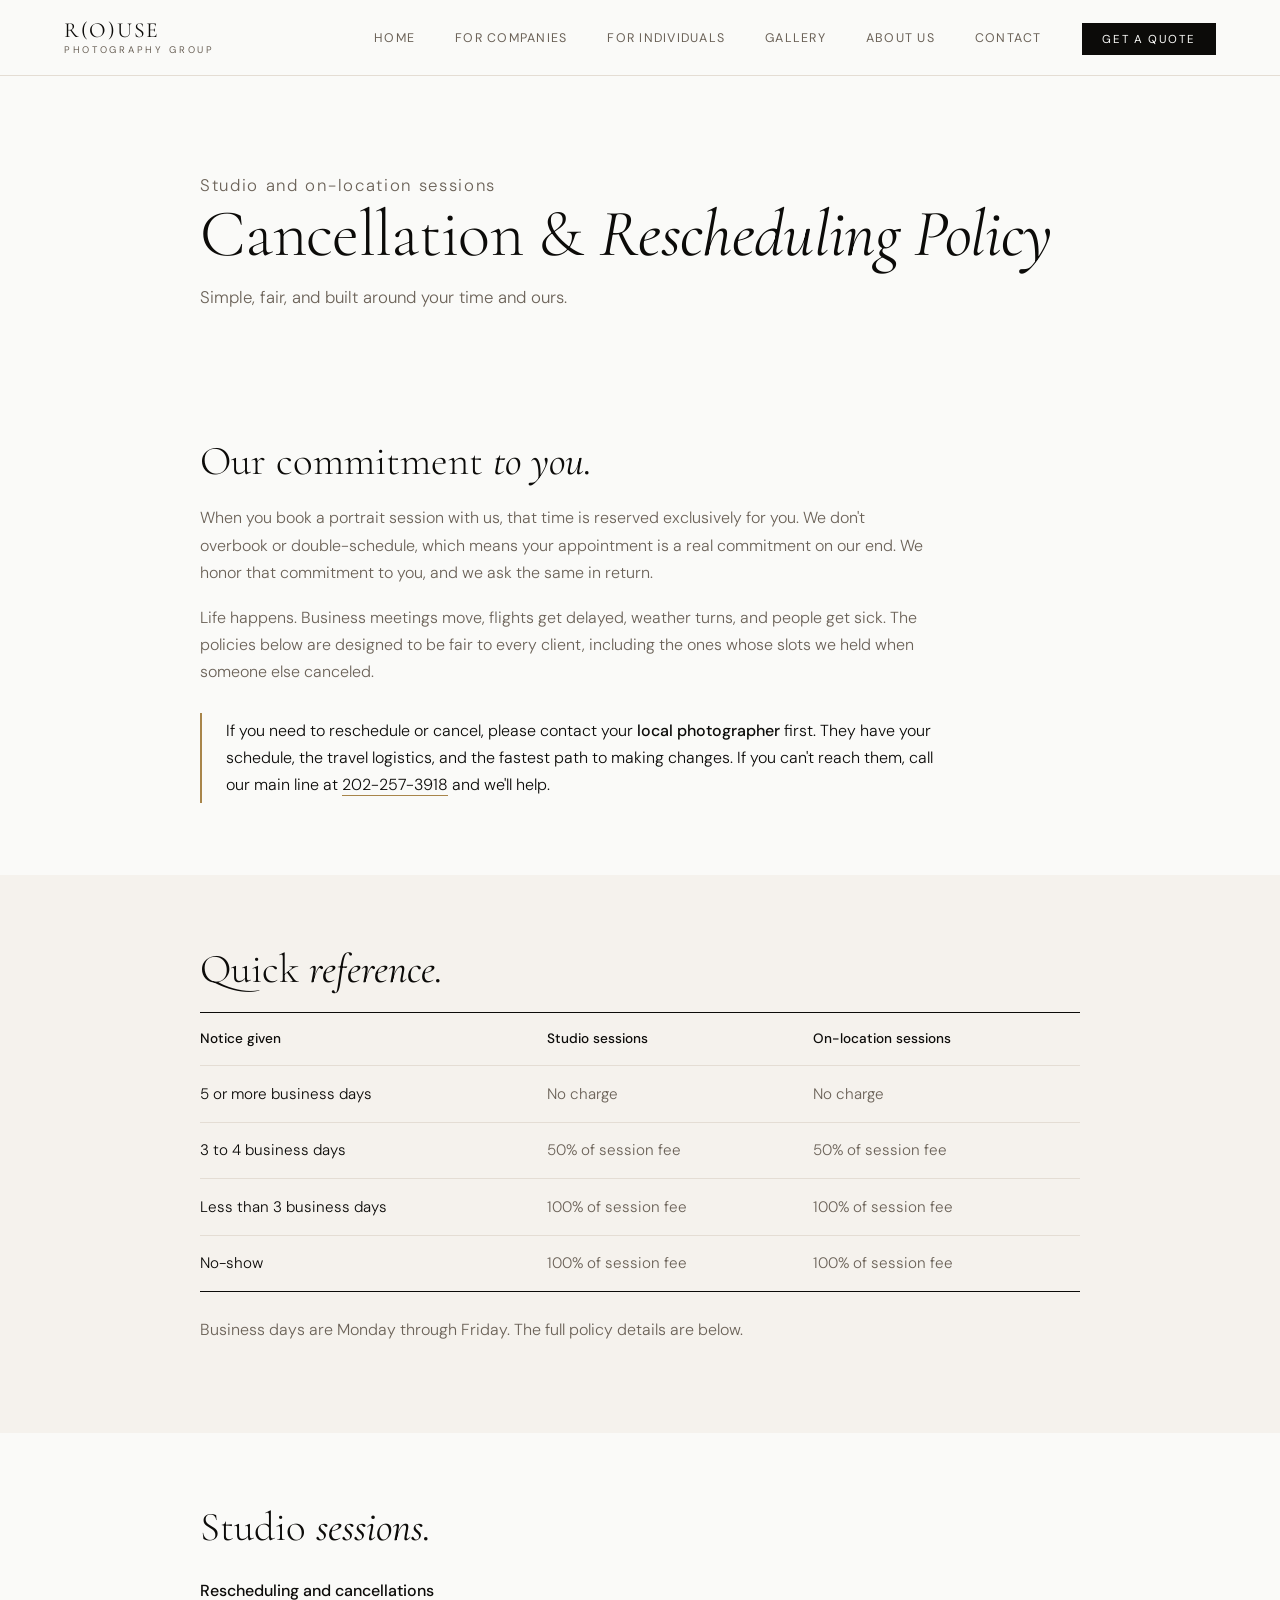
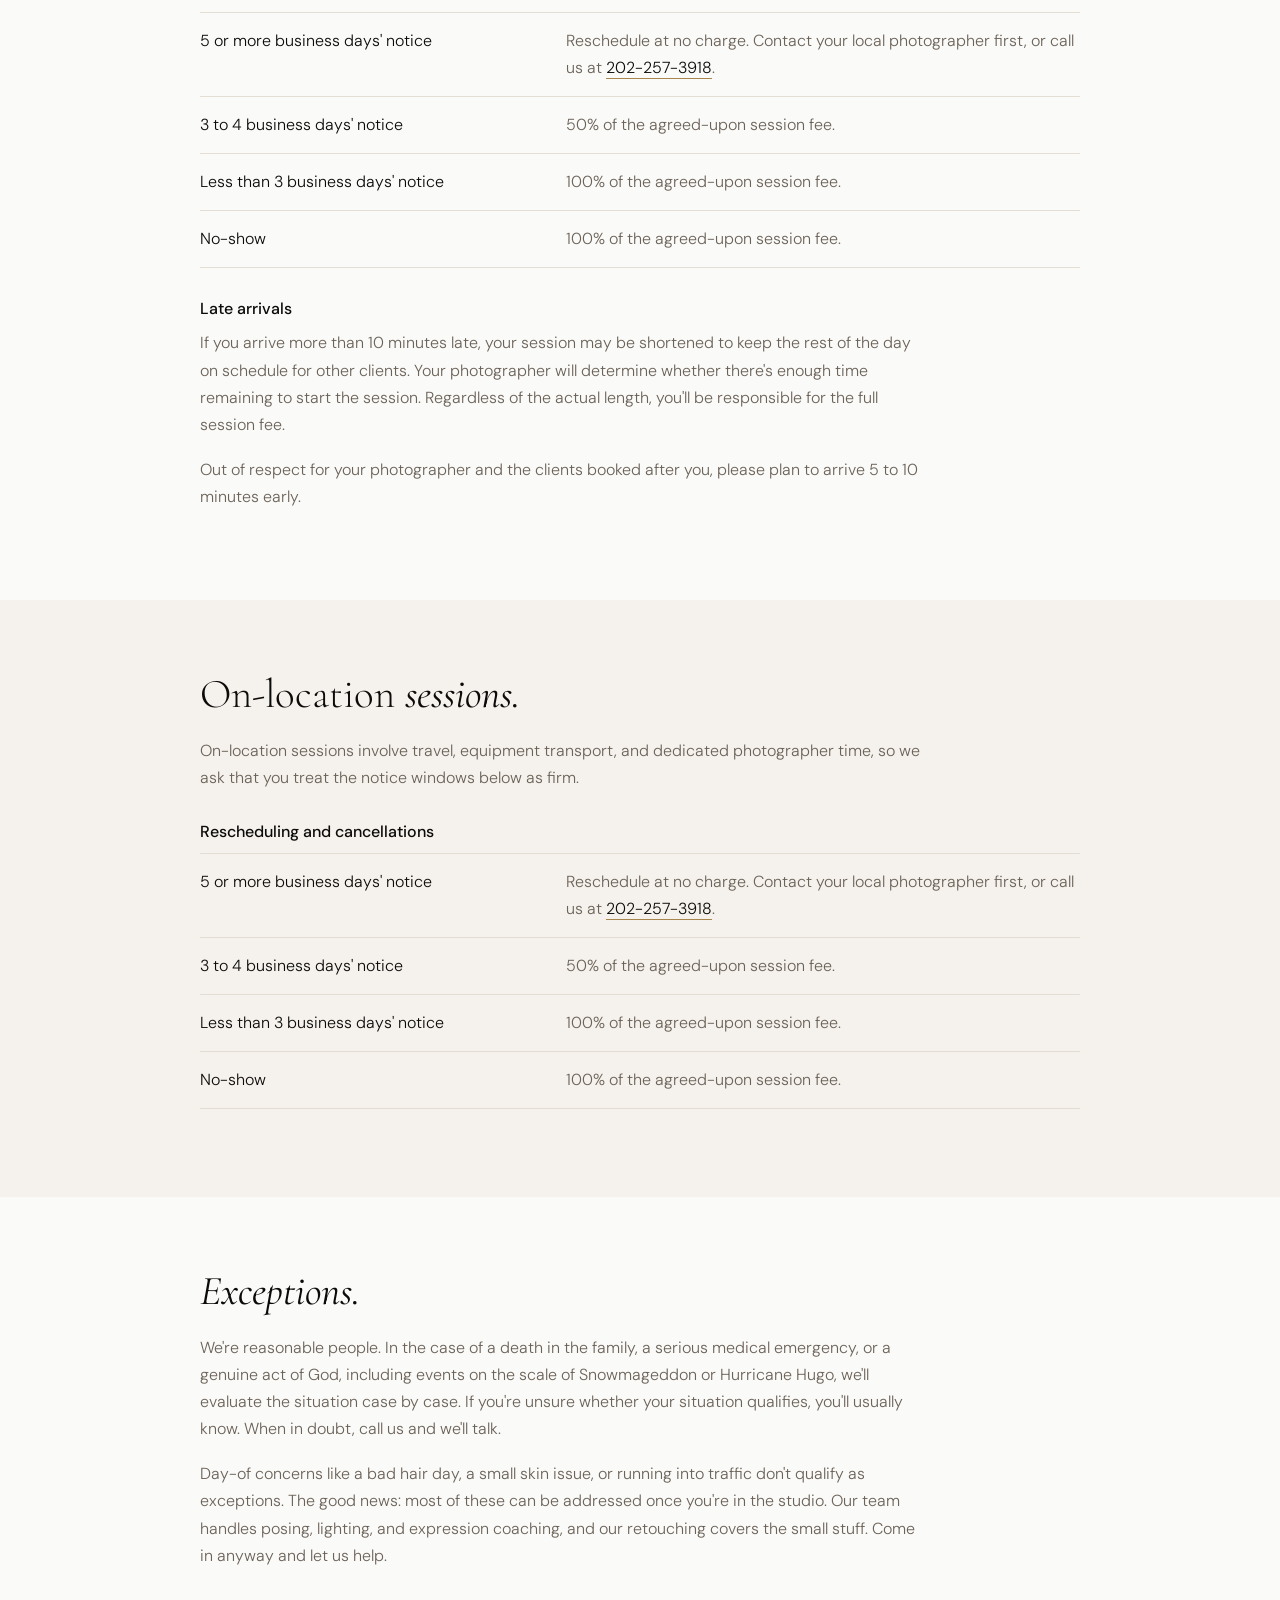
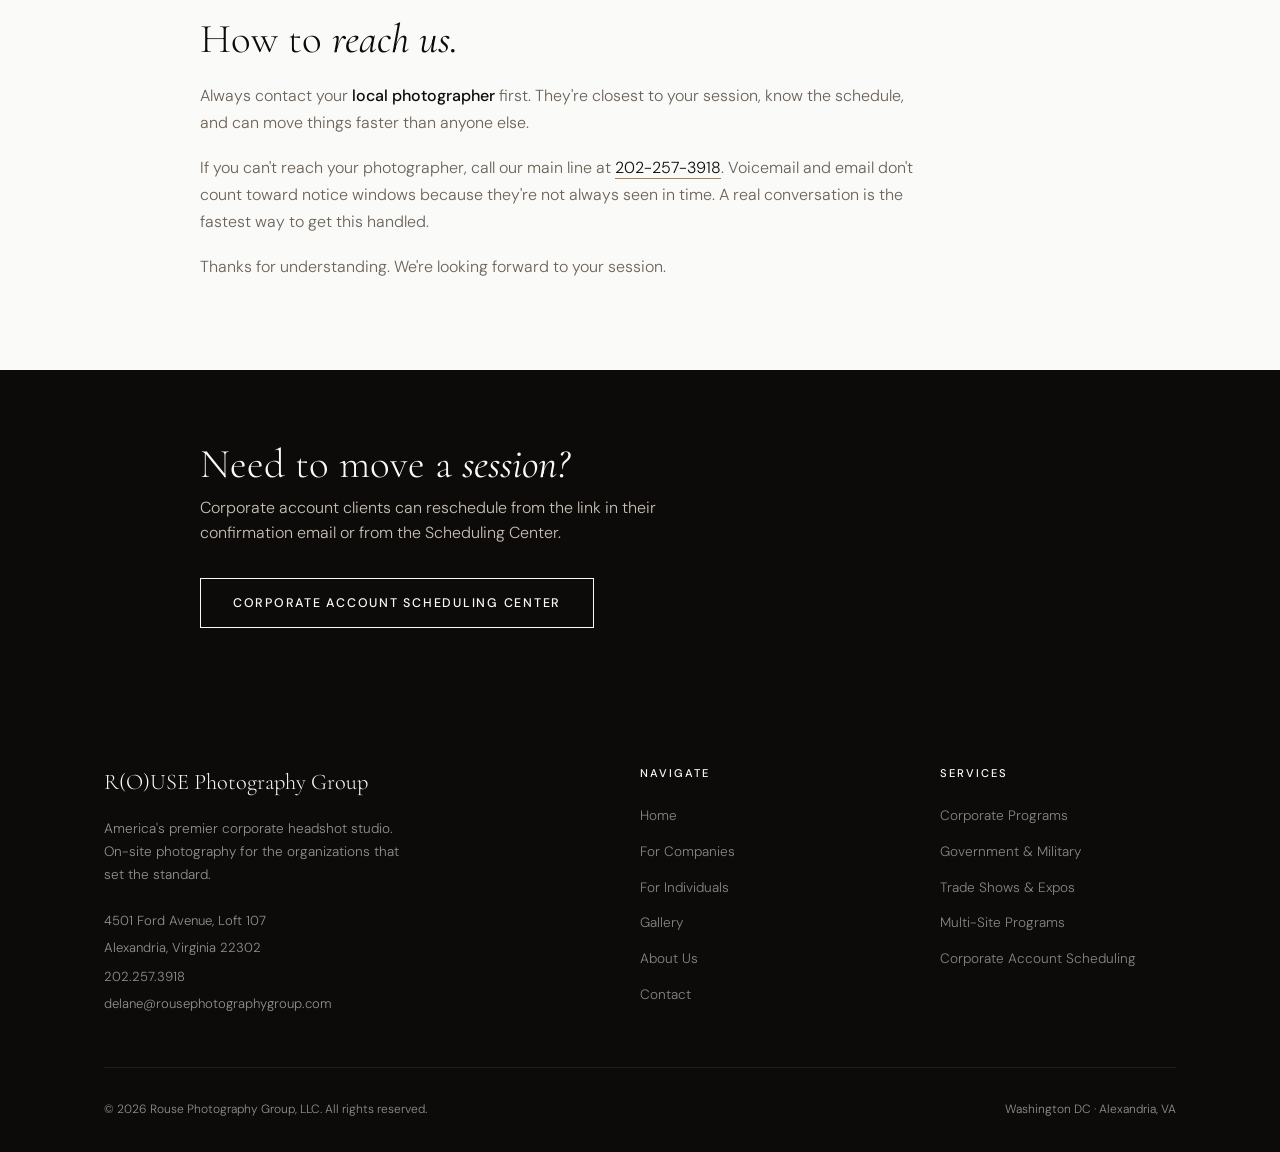
<file: cancellations.html>
<!DOCTYPE html>
<html lang="en">
<head>
  <meta charset="UTF-8" />
  <meta name="viewport" content="width=device-width, initial-scale=1.0" />
  <title>Cancellation &amp; Rescheduling Policy | Rouse Photography Group</title>
  <meta name="description" content="Cancellation and rescheduling policy for studio and on-location portrait sessions with Rouse Photography Group and DC Corporate Headshots." />
  <link rel="canonical" href="https://rousephotographygroup.com/cancellations" />
  <meta property="og:type" content="website" />
  <meta property="og:site_name" content="Rouse Photography Group" />
  <meta property="og:title" content="Cancellation & Rescheduling Policy | Rouse Photography Group" />
  <meta property="og:description" content="Cancellation and rescheduling terms for studio and on-location sessions." />
  <meta property="og:url" content="https://rousephotographygroup.com/cancellations" />
  <meta property="og:image" content="https://rousephotographygroup.com/images/og/og-home.jpg" />
  <meta property="og:image:width" content="1200" />
  <meta property="og:image:height" content="630" />
  <meta name="twitter:card" content="summary_large_image" />
  <meta name="twitter:title" content="Cancellation & Rescheduling Policy | Rouse Photography Group" />
  <meta name="twitter:description" content="Cancellation and rescheduling terms for studio and on-location sessions." />
  <meta name="twitter:image" content="https://rousephotographygroup.com/images/og/og-home.jpg" />
  <link rel="stylesheet" href="style.css" />
  <style>
    .cp-hero {
      padding: calc(var(--nav-h) + 6rem) 5vw 3.5rem;
      background: var(--white);
    }
    .cp-hero-inner { max-width: 880px; margin: 0 auto; }
    .cp-kicker {
      font-family: 'DM Sans', sans-serif;
      font-size: 0.78rem;
      letter-spacing: 0.1em;
      color: var(--mid);
      margin-bottom: 1.25rem;
    }
    .cp-hero h1 {
      font-family: 'Cormorant Garamond', serif;
      font-weight: 300;
      font-size: clamp(2.6rem, 5.2vw, 4.4rem);
      line-height: 1.02;
      letter-spacing: -0.01em;
      color: var(--black);
      margin: 0 0 1rem;
    }
    .cp-hero h1 em { font-style: italic; font-weight: 400; }
    .cp-hero p {
      font-family: 'DM Sans', sans-serif;
      font-size: 1.05rem;
      line-height: 1.65;
      color: var(--mid);
      max-width: 52ch;
      margin: 0;
    }

    .cp-section { padding: 4.5rem 5vw; }
    .cp-section.warm { background: var(--warm); }
    .cp-wrap { max-width: 880px; margin: 0 auto; }
    .cp-section h2 {
      font-family: 'Cormorant Garamond', serif;
      font-weight: 300;
      font-size: clamp(1.9rem, 3.2vw, 2.7rem);
      line-height: 1.1;
      color: var(--black);
      margin: 0 0 1.25rem;
    }
    .cp-section h2 em { font-style: italic; font-weight: 400; }
    .cp-section h3 {
      font-family: 'DM Sans', sans-serif;
      font-size: 1rem;
      font-weight: 500;
      color: var(--black);
      margin: 2rem 0 0.75rem;
    }
    .cp-section p, .cp-section li {
      font-family: 'DM Sans', sans-serif;
      font-size: 1rem;
      line-height: 1.7;
      color: var(--mid);
      max-width: 66ch;
    }
    .cp-section p { margin: 0 0 1.1rem; }
    .cp-section a { color: var(--black); border-bottom: 1px solid var(--gold); text-decoration: none; }
    .cp-section strong { color: var(--black); font-weight: 500; }

    .cp-callout {
      border-left: 2px solid var(--gold);
      padding: 0.25rem 0 0.25rem 1.5rem;
      margin: 1.75rem 0 0;
    }
    .cp-callout p { margin: 0; color: var(--black); }

    .cp-table {
      width: 100%;
      border-collapse: collapse;
      font-family: 'DM Sans', sans-serif;
      font-size: 0.95rem;
      margin: 0.5rem 0 1.5rem;
      border-top: 1px solid var(--black);
    }
    .cp-table th, .cp-table td {
      text-align: left;
      padding: 0.95rem 1rem 0.95rem 0;
      border-bottom: 1px solid var(--border);
      vertical-align: top;
    }
    .cp-table th {
      font-weight: 500;
      color: var(--black);
      font-size: 0.85rem;
    }
    .cp-table td { color: var(--mid); }
    .cp-table td:first-child { color: var(--black); }
    .cp-table tr:last-child td { border-bottom: 1px solid var(--black); }

    .cp-terms { list-style: none; padding: 0; margin: 0 0 1rem; border-top: 1px solid var(--border); }
    .cp-terms li {
      display: grid;
      grid-template-columns: minmax(0, 2fr) minmax(0, 3fr);
      gap: 1.5rem;
      padding: 0.9rem 0;
      border-bottom: 1px solid var(--border);
      max-width: none;
    }
    .cp-terms li span:first-child { color: var(--black); }

    .cp-cta { background: var(--black); color: var(--white); padding: 4.5rem 5vw; }
    .cp-cta .cp-wrap { display: flex; justify-content: space-between; align-items: center; gap: 2rem; flex-wrap: wrap; }
    .cp-cta h2 {
      font-family: 'Cormorant Garamond', serif;
      font-weight: 300;
      font-size: clamp(1.9rem, 3.2vw, 2.7rem);
      color: var(--white);
      margin: 0 0 0.5rem;
    }
    .cp-cta h2 em { font-style: italic; font-weight: 400; }
    .cp-cta p { font-family: 'DM Sans', sans-serif; color: var(--light); margin: 0; line-height: 1.6; max-width: 48ch; }
    .cp-cta .btn-outline { color: var(--white); border-color: var(--white); }
    .cp-cta .btn-outline:hover { background: var(--white); color: var(--black); }
    .btn:focus-visible, .cp-section a:focus-visible { outline: 2px solid var(--gold); outline-offset: 3px; }

    @media (max-width: 700px) {
      .cp-section { padding: 3.5rem 5vw; }
      .cp-table { font-size: 0.85rem; }
      .cp-table th, .cp-table td { padding: 0.75rem 0.5rem 0.75rem 0; }
      .cp-terms li { grid-template-columns: 1fr; gap: 0.25rem; }
    }
  </style>
  <script type="application/ld+json">
  {
    "@context": "https://schema.org",
    "@type": "ProfessionalService",
    "@id": "https://rousephotographygroup.com/#business",
    "name": "Rouse Photography Group",
    "alternateName": "DC Corporate Headshots",
    "description": "Corporate headshot studio founded in 1997. On-site photography for law firms, associations, and government organizations in 44 markets, plus Signature Sessions at the Alexandria, Virginia studio.",
    "url": "https://rousephotographygroup.com/",
    "image": "https://rousephotographygroup.com/images/og/og-home.jpg",
    "telephone": "+1-202-257-3918",
    "foundingDate": "1997",
    "priceRange": "$$$",
    "address": {
      "@type": "PostalAddress",
      "streetAddress": "4501 Ford Avenue, Loft 107",
      "addressLocality": "Alexandria",
      "addressRegion": "VA",
      "postalCode": "22302",
      "addressCountry": "US"
    },
    "areaServed": {
      "@type": "Country",
      "name": "United States"
    },
    "knowsAbout": [
      "Corporate headshots",
      "Executive portraits",
      "On-site team photography"
    ]
  }
  </script>
</head>
<body>

<!-- NAV -->
<nav>
  <a href="index.html" class="nav-logo">
    R(O)USE
    <span>Photography Group</span>
  </a>
  <ul class="nav-links">
    <li><a href="index.html">Home</a></li>
    <li><a href="for-companies.html">For Companies</a></li>
    <li><a href="individuals.html">For Individuals</a></li>
    <li><a href="gallery.html">Gallery</a></li>
    <li><a href="about.html">About Us</a></li>
    <li><a href="contact.html">Contact</a></li>
    <li><a href="contact.html" class="nav-cta">Get a Quote</a></li>
  </ul>
  <div class="hamburger" aria-label="Menu">
    <span></span><span></span><span></span>
  </div>
</nav>

<div class="mobile-menu">
  <a href="index.html">Home</a>
  <a href="for-companies.html">For Companies</a>
  <a href="individuals.html">For Individuals</a>
  <a href="gallery.html">Gallery</a>
  <a href="about.html">About Us</a>
  <a href="contact.html">Contact</a>
  <a href="contact.html">Get a Quote</a>
</div>

<!-- HERO -->
<header class="cp-hero">
  <div class="cp-hero-inner">
    <p class="cp-kicker">Studio and on-location sessions</p>
    <h1>Cancellation &amp; <em>Rescheduling Policy</em></h1>
    <p>Simple, fair, and built around your time and ours.</p>
  </div>
</header>

<!-- COMMITMENT -->
<section class="cp-section">
  <div class="cp-wrap">
    <h2>Our commitment <em>to you.</em></h2>
    <p>When you book a portrait session with us, that time is reserved exclusively for you. We don't overbook or double-schedule, which means your appointment is a real commitment on our end. We honor that commitment to you, and we ask the same in return.</p>
    <p>Life happens. Business meetings move, flights get delayed, weather turns, and people get sick. The policies below are designed to be fair to every client, including the ones whose slots we held when someone else canceled.</p>
    <div class="cp-callout">
      <p>If you need to reschedule or cancel, please contact your <strong>local photographer</strong> first. They have your schedule, the travel logistics, and the fastest path to making changes. If you can't reach them, call our main line at <a href="tel:2022573918">202-257-3918</a> and we'll help.</p>
    </div>
  </div>
</section>

<!-- QUICK REFERENCE -->
<section class="cp-section warm">
  <div class="cp-wrap">
    <h2>Quick <em>reference.</em></h2>
    <table class="cp-table">
      <thead>
        <tr>
          <th scope="col">Notice given</th>
          <th scope="col">Studio sessions</th>
          <th scope="col">On-location sessions</th>
        </tr>
      </thead>
      <tbody>
        <tr><td>5 or more business days</td><td>No charge</td><td>No charge</td></tr>
        <tr><td>3 to 4 business days</td><td>50% of session fee</td><td>50% of session fee</td></tr>
        <tr><td>Less than 3 business days</td><td>100% of session fee</td><td>100% of session fee</td></tr>
        <tr><td>No-show</td><td>100% of session fee</td><td>100% of session fee</td></tr>
      </tbody>
    </table>
    <p>Business days are Monday through Friday. The full policy details are below.</p>
  </div>
</section>

<!-- STUDIO -->
<section class="cp-section">
  <div class="cp-wrap">
    <h2>Studio <em>sessions.</em></h2>
    <h3>Rescheduling and cancellations</h3>
    <ul class="cp-terms">
      <li><span>5 or more business days' notice</span><span>Reschedule at no charge. Contact your local photographer first, or call us at <a href="tel:2022573918">202-257-3918</a>.</span></li>
      <li><span>3 to 4 business days' notice</span><span>50% of the agreed-upon session fee.</span></li>
      <li><span>Less than 3 business days' notice</span><span>100% of the agreed-upon session fee.</span></li>
      <li><span>No-show</span><span>100% of the agreed-upon session fee.</span></li>
    </ul>
    <h3>Late arrivals</h3>
    <p>If you arrive more than 10 minutes late, your session may be shortened to keep the rest of the day on schedule for other clients. Your photographer will determine whether there's enough time remaining to start the session. Regardless of the actual length, you'll be responsible for the full session fee.</p>
    <p>Out of respect for your photographer and the clients booked after you, please plan to arrive 5 to 10 minutes early.</p>
  </div>
</section>

<!-- ON-LOCATION -->
<section class="cp-section warm">
  <div class="cp-wrap">
    <h2>On-location <em>sessions.</em></h2>
    <p>On-location sessions involve travel, equipment transport, and dedicated photographer time, so we ask that you treat the notice windows below as firm.</p>
    <h3>Rescheduling and cancellations</h3>
    <ul class="cp-terms">
      <li><span>5 or more business days' notice</span><span>Reschedule at no charge. Contact your local photographer first, or call us at <a href="tel:2022573918">202-257-3918</a>.</span></li>
      <li><span>3 to 4 business days' notice</span><span>50% of the agreed-upon session fee.</span></li>
      <li><span>Less than 3 business days' notice</span><span>100% of the agreed-upon session fee.</span></li>
      <li><span>No-show</span><span>100% of the agreed-upon session fee.</span></li>
    </ul>
  </div>
</section>

<!-- EXCEPTIONS -->
<section class="cp-section">
  <div class="cp-wrap">
    <h2><em>Exceptions.</em></h2>
    <p>We're reasonable people. In the case of a death in the family, a serious medical emergency, or a genuine act of God, including events on the scale of Snowmageddon or Hurricane Hugo, we'll evaluate the situation case by case. If you're unsure whether your situation qualifies, you'll usually know. When in doubt, call us and we'll talk.</p>
    <p>Day-of concerns like a bad hair day, a small skin issue, or running into traffic don't qualify as exceptions. The good news: most of these can be addressed once you're in the studio. Our team handles posing, lighting, and expression coaching, and our retouching covers the small stuff. Come in anyway and let us help.</p>

    <h2 style="margin-top:3rem;">How to <em>reach us.</em></h2>
    <p>Always contact your <strong>local photographer</strong> first. They're closest to your session, know the schedule, and can move things faster than anyone else.</p>
    <p>If you can't reach your photographer, call our main line at <a href="tel:2022573918">202-257-3918</a>. Voicemail and email don't count toward notice windows because they're not always seen in time. A real conversation is the fastest way to get this handled.</p>
    <p>Thanks for understanding. We're looking forward to your session.</p>
  </div>
</section>

<!-- CTA -->
<section class="cp-cta">
  <div class="cp-wrap">
    <div>
      <h2>Need to move a <em>session?</em></h2>
      <p>Corporate account clients can reschedule from the link in their confirmation email or from the Scheduling Center.</p>
    </div>
    <a href="corporate-accounts.html" class="btn btn-outline">Corporate Account Scheduling Center</a>
  </div>
</section>

<!-- FOOTER -->
<footer>
  <div class="container">
    <div class="footer-inner">
      <div>
        <div class="footer-brand">R(O)USE Photography Group</div>
        <p class="footer-desc">America's premier corporate headshot studio. On-site photography for the organizations that set the standard.</p>
        <p class="footer-contact-line">4501 Ford Avenue, Loft 107</p>
        <p class="footer-contact-line">Alexandria, Virginia 22302</p>
        <p class="footer-contact-line" style="margin-top:0.5rem;"><a href="tel:2022573918">202.257.3918</a></p>
        <p class="footer-contact-line"><a href="mailto:delane@rousephotographygroup.com">delane@rousephotographygroup.com</a></p>
      </div>
      <div class="footer-col">
        <h5>Navigate</h5>
        <ul>
          <li><a href="index.html">Home</a></li>
          <li><a href="for-companies.html">For Companies</a></li>
          <li><a href="individuals.html">For Individuals</a></li>
          <li><a href="gallery.html">Gallery</a></li>
          <li><a href="about.html">About Us</a></li>
          <li><a href="contact.html">Contact</a></li>
        </ul>
      </div>
      <div class="footer-col">
        <h5>Services</h5>
        <ul>
          <li><a href="for-companies.html">Corporate Programs</a></li>
          <li><a href="for-companies.html">Government &amp; Military</a></li>
          <li><a href="for-companies.html">Trade Shows &amp; Expos</a></li>
          <li><a href="for-companies.html">Multi-Site Programs</a></li>
          <li><a href="corporate-accounts.html">Corporate Account Scheduling</a></li>
        </ul>
      </div>
    </div>
    <div class="footer-bottom">
      <span>© 2026 Rouse Photography Group, LLC. All rights reserved.</span>
      <span>Washington DC · Alexandria, VA</span>
    </div>
  </div>
</footer>

<script src="main.js"></script>
</body>
</html>
</file>
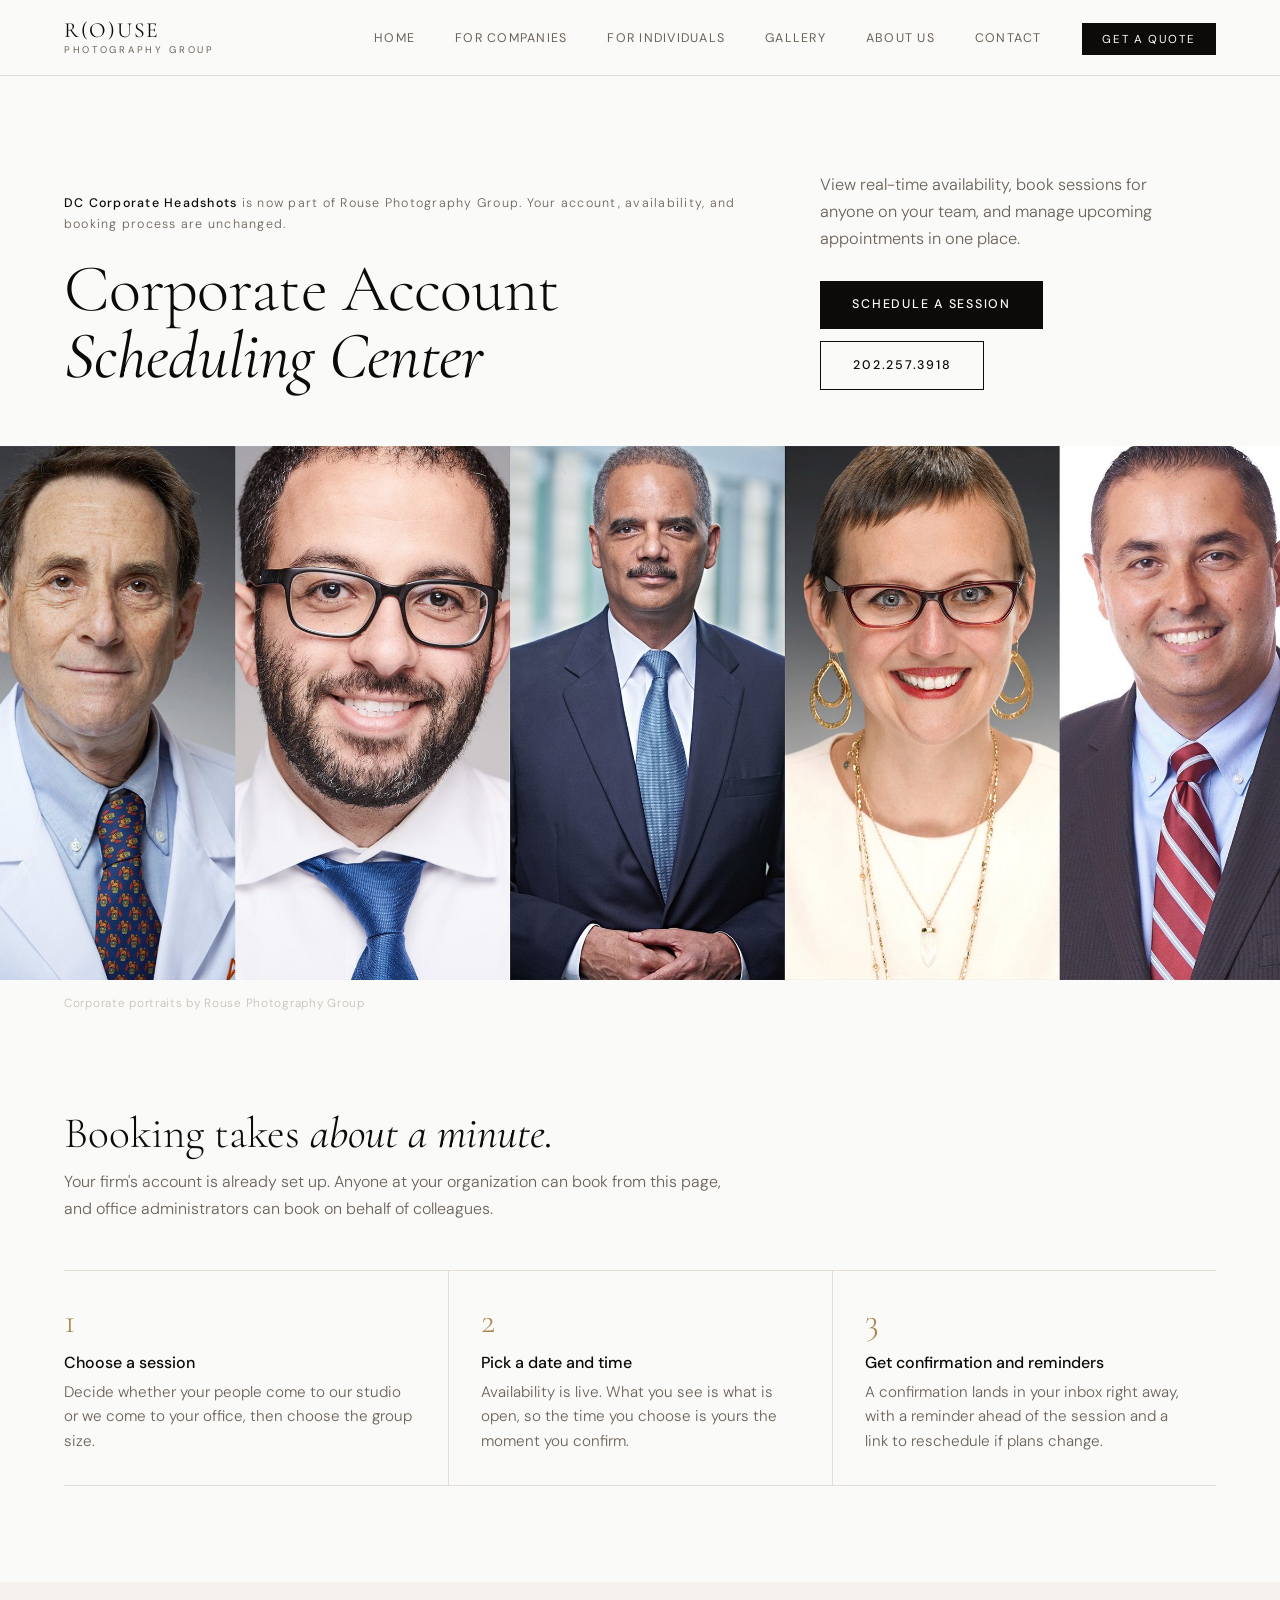
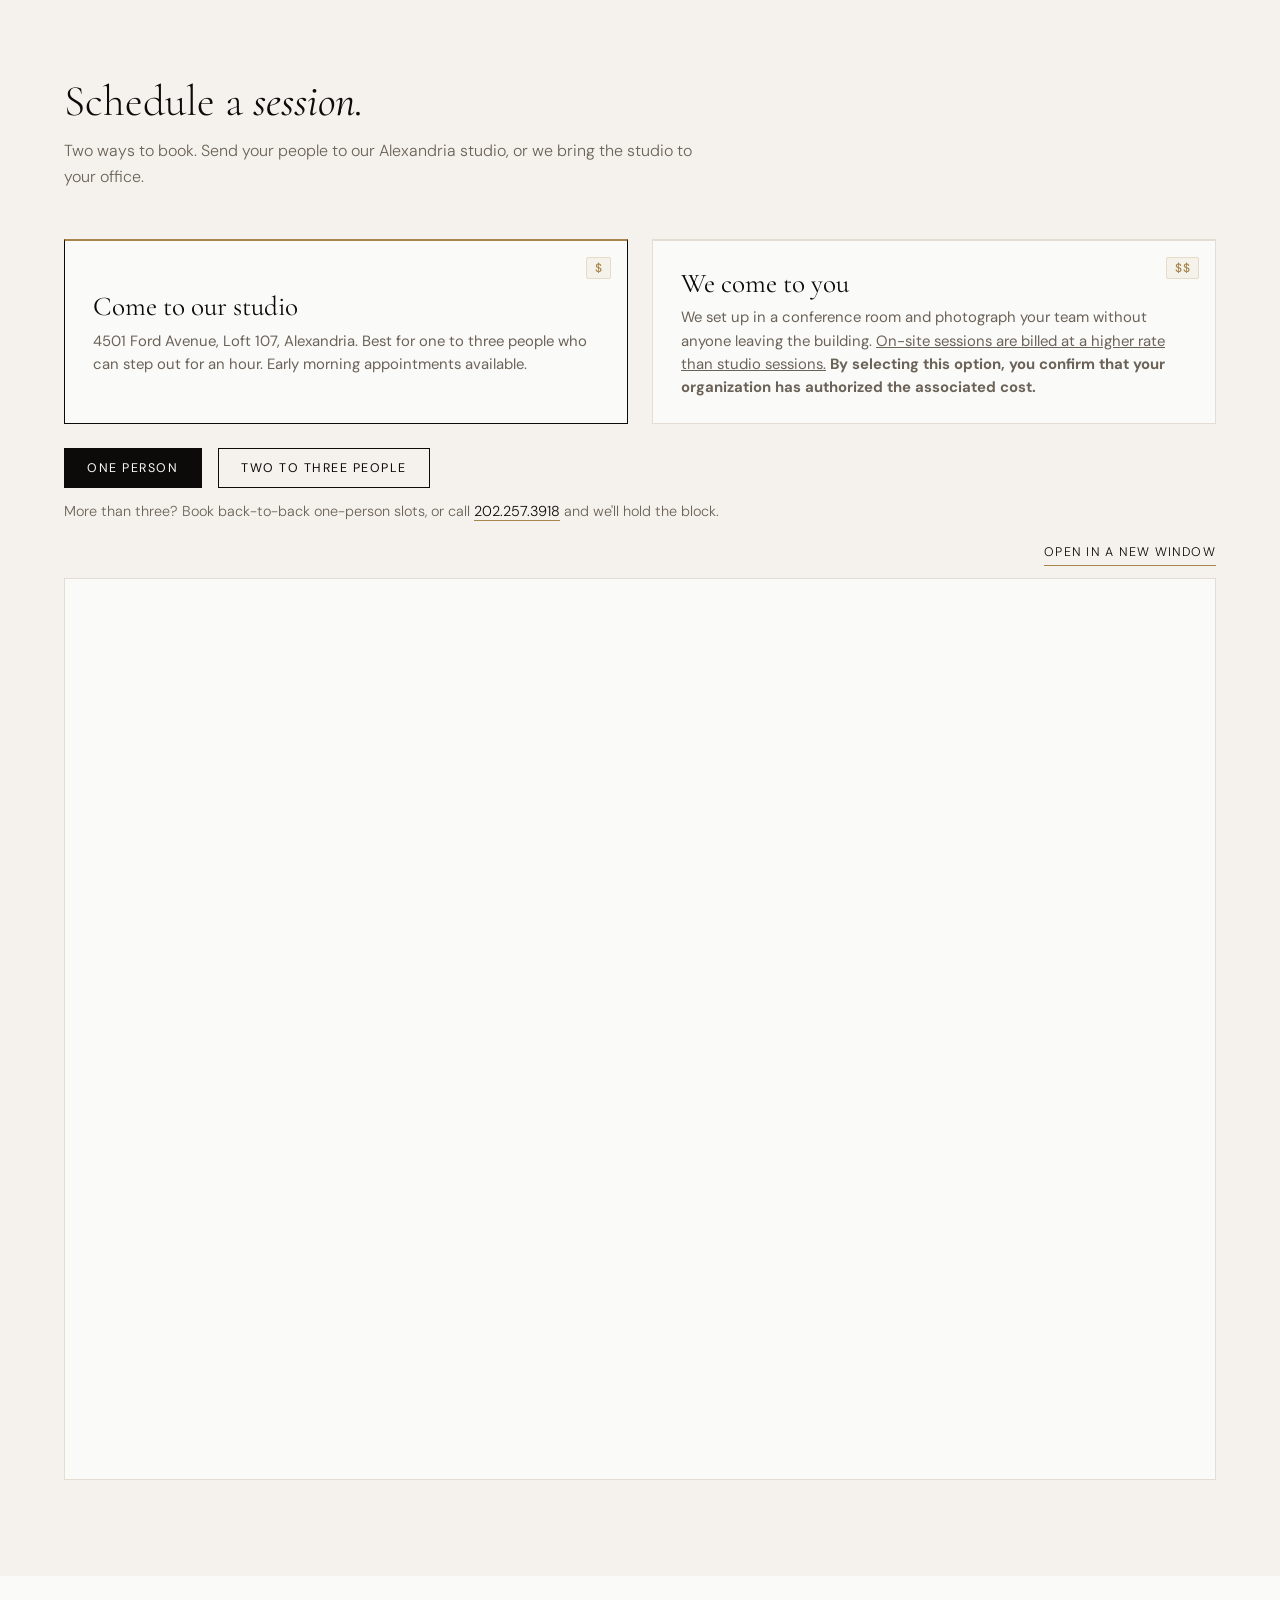
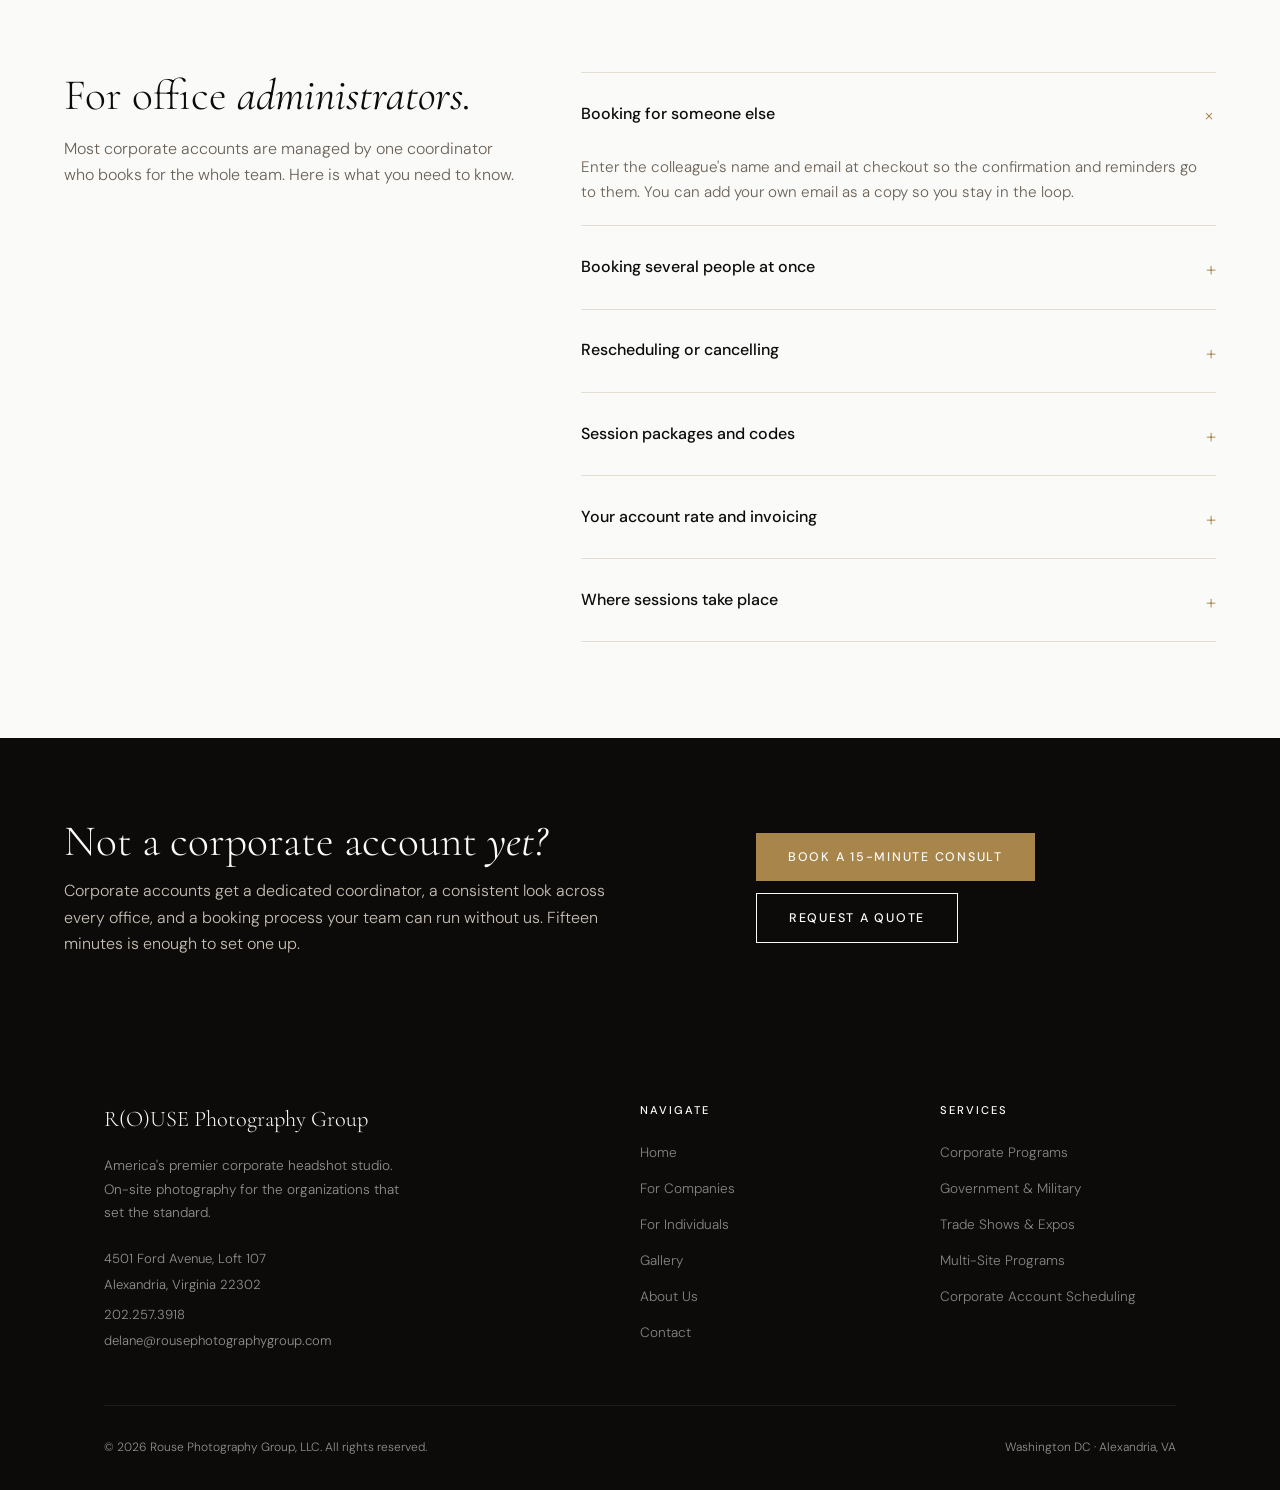
<file: corporate-accounts.html>
<!DOCTYPE html>
<html lang="en">
<head>
  <meta charset="UTF-8" />
  <meta name="viewport" content="width=device-width, initial-scale=1.0" />
  <title>Corporate Account Scheduling Center | Rouse Photography Group</title>
  <meta name="description" content="Corporate account clients of Rouse Photography Group and DC Corporate Headshots can view real-time availability, book sessions for their team, and manage appointments here." />
  <link rel="canonical" href="https://rousephotographygroup.com/corporate-accounts" />
  <meta property="og:type" content="website" />
  <meta property="og:site_name" content="Rouse Photography Group" />
  <meta property="og:title" content="Corporate Account Scheduling Center | Rouse Photography Group" />
  <meta property="og:description" content="Corporate account clients: view availability and book studio or on-site sessions for your team." />
  <meta property="og:url" content="https://rousephotographygroup.com/corporate-accounts" />
  <meta property="og:image" content="https://rousephotographygroup.com/images/og/og-companies.jpg" />
  <meta property="og:image:width" content="1200" />
  <meta property="og:image:height" content="630" />
  <meta name="twitter:card" content="summary_large_image" />
  <meta name="twitter:title" content="Corporate Account Scheduling Center | Rouse Photography Group" />
  <meta name="twitter:description" content="Corporate account clients: view availability and book studio or on-site sessions for your team." />
  <meta name="twitter:image" content="https://rousephotographygroup.com/images/og/og-companies.jpg" />
  <link rel="stylesheet" href="style.css" />
  <style>
    /* ---------- Corporate Accounts page ---------- */
    .ca-hero {
      padding: calc(var(--nav-h) + 6rem) 5vw 3.5rem;
      background: var(--white);
    }
    .ca-hero-inner {
      max-width: 1180px;
      margin: 0 auto;
      display: grid;
      grid-template-columns: minmax(0, 7fr) minmax(0, 4fr);
      gap: 4rem;
      align-items: end;
    }
    .ca-kicker {
      font-family: 'DM Sans', sans-serif;
      font-size: 0.78rem;
      letter-spacing: 0.1em;
      color: var(--mid);
      margin-bottom: 1.25rem;
    }
    .ca-kicker b { font-weight: 500; color: var(--black); }
    .ca-hero h1 {
      font-family: 'Cormorant Garamond', serif;
      font-weight: 300;
      font-size: clamp(2.6rem, 5.2vw, 4.4rem);
      line-height: 1.02;
      letter-spacing: -0.01em;
      color: var(--black);
      margin: 0;
    }
    .ca-hero h1 em { font-style: italic; font-weight: 400; }
    .ca-hero-side p {
      font-family: 'DM Sans', sans-serif;
      font-size: 1.02rem;
      line-height: 1.65;
      color: var(--mid);
      margin: 0 0 1.75rem;
      max-width: 34ch;
    }
    .ca-hero-actions { display: flex; flex-wrap: wrap; gap: 0.75rem; }

    /* Full-bleed portrait strip: the one memorable element */
    .ca-strip { background: var(--white); }
    .ca-strip img {
      display: block;
      width: 100%;
      height: auto;
      aspect-ratio: 2400 / 1000;
      object-fit: cover;
    }
    .ca-strip-caption-wrap { padding: 0.9rem 5vw 0; }
    .ca-strip-caption {
      max-width: 1180px;
      margin: 0 auto;
      font-family: 'DM Sans', sans-serif;
      font-size: 0.74rem;
      letter-spacing: 0.06em;
      color: var(--light);
    }

    /* Sections */
    .ca-section { padding: 6rem 5vw; }
    .ca-section.warm { background: var(--warm); }
    .ca-wrap { max-width: 1180px; margin: 0 auto; }
    .ca-section h2 {
      font-family: 'Cormorant Garamond', serif;
      font-weight: 300;
      font-size: clamp(2rem, 3.4vw, 2.9rem);
      line-height: 1.1;
      color: var(--black);
      margin: 0 0 0.75rem;
    }
    .ca-section h2 em { font-style: italic; font-weight: 400; }
    .ca-lede {
      font-family: 'DM Sans', sans-serif;
      font-size: 1rem;
      line-height: 1.65;
      color: var(--mid);
      max-width: 60ch;
      margin: 0 0 3rem;
    }

    /* How it works: a true sequence, so numbered */
    .ca-steps {
      display: grid;
      grid-template-columns: repeat(3, 1fr);
      gap: 0;
      border-top: 1px solid var(--border);
    }
    .ca-step {
      padding: 2rem 2rem 2rem 0;
      border-bottom: 1px solid var(--border);
    }
    .ca-step + .ca-step { padding-left: 2rem; border-left: 1px solid var(--border); }
    .ca-step .n {
      font-family: 'Cormorant Garamond', serif;
      font-size: 2.2rem;
      font-weight: 300;
      line-height: 1;
      color: var(--gold);
      margin-bottom: 1rem;
    }
    .ca-step h3 {
      font-family: 'DM Sans', sans-serif;
      font-size: 1rem;
      font-weight: 500;
      color: var(--black);
      margin: 0 0 0.5rem;
    }
    .ca-step p {
      font-family: 'DM Sans', sans-serif;
      font-size: 0.95rem;
      line-height: 1.6;
      color: var(--mid);
      margin: 0;
    }

    /* Scheduler */
    .ca-paths {
      display: grid;
      grid-template-columns: 1fr 1fr;
      gap: 1.5rem;
      margin-bottom: 1.5rem;
    }
    .ca-path {
      text-align: left;
      background: var(--white);
      border: 1px solid var(--border);
      border-top: 2px solid var(--border);
      padding: 1.75rem 1.75rem 1.5rem;
      cursor: pointer;
      font-family: 'DM Sans', sans-serif;
      transition: border-color 0.2s;
    }
    .ca-path:hover { border-color: var(--light); }
    .ca-path.is-active { border-top-color: var(--gold); border-color: var(--black); border-top-color: var(--gold); }
    .ca-path-title {
      display: block;
      font-family: 'Cormorant Garamond', serif;
      font-size: 1.7rem;
      font-weight: 400;
      line-height: 1.1;
      color: var(--black);
      margin-bottom: 0.5rem;
    }
    .ca-path-desc {
      display: block;
      font-size: 0.93rem;
      line-height: 1.55;
      color: var(--mid);
    }
    .ca-panel { display: none; }
    .ca-panel.is-active { display: block; }
    .ca-options {
      display: flex;
      flex-wrap: wrap;
      align-items: center;
      gap: 0.75rem 1rem;
      margin-bottom: 1.25rem;
    }
    .ca-option {
      font-family: 'DM Sans', sans-serif;
      font-size: 0.78rem;
      letter-spacing: 0.12em;
      text-transform: uppercase;
      padding: 0.7rem 1.4rem;
      background: transparent;
      border: 1px solid var(--black);
      color: var(--black);
      cursor: pointer;
      transition: all 0.2s;
    }
    .ca-option:hover { background: var(--black); color: var(--white); }
    .ca-option.is-active { background: var(--black); color: var(--white); }
    .ca-option-note {
      font-family: 'DM Sans', sans-serif;
      font-size: 0.9rem;
      line-height: 1.55;
      color: var(--mid);
      flex-basis: 100%;
    }
    .ca-option-note a { color: var(--black); border-bottom: 1px solid var(--gold); text-decoration: none; }
    .ca-sched-head {
      display: flex;
      justify-content: flex-end;
      margin-bottom: 0.75rem;
    }
    .ca-sched-head a {
      font-family: 'DM Sans', sans-serif;
      font-size: 0.78rem;
      letter-spacing: 0.1em;
      text-transform: uppercase;
      color: var(--black);
      white-space: nowrap;
      border-bottom: 1px solid var(--gold);
      padding-bottom: 2px;
      text-decoration: none;
    }
    .ca-sched-frame {
      background: var(--white);
      border: 1px solid var(--border);
    }
    .ca-sched-frame iframe {
      display: block;
      width: 100%;
      min-height: 900px;
      border: 0;
    }

    /* Administrators */
    .ca-admin {
      display: grid;
      grid-template-columns: minmax(0, 5fr) minmax(0, 7fr);
      gap: 4rem;
      align-items: start;
    }
    .ca-admin h2 { margin-bottom: 1rem; }
    .ca-admin .ca-lede { margin-bottom: 0; }
    .ca-faq { border-top: 1px solid var(--border); }
    .ca-faq details { border-bottom: 1px solid var(--border); }
    .ca-faq summary {
      cursor: pointer;
      list-style: none;
      padding: 1.25rem 0;
      font-family: 'DM Sans', sans-serif;
      font-size: 1rem;
      font-weight: 500;
      color: var(--black);
      display: flex;
      justify-content: space-between;
      align-items: center;
      gap: 1rem;
    }
    .ca-faq summary::-webkit-details-marker { display: none; }
    .ca-faq summary::after {
      content: '+';
      font-family: 'Cormorant Garamond', serif;
      font-size: 1.6rem;
      font-weight: 300;
      color: var(--gold);
      transition: transform 0.2s;
    }
    .ca-faq details[open] summary::after { transform: rotate(45deg); }
    .ca-faq p {
      font-family: 'DM Sans', sans-serif;
      font-size: 0.95rem;
      line-height: 1.65;
      color: var(--mid);
      margin: 0 0 1.25rem;
      max-width: 62ch;
    }
    .ca-faq a { color: var(--black); border-bottom: 1px solid var(--gold); text-decoration: none; }
    .ca-faq summary:focus-visible, .ca-sched-head a:focus-visible, .btn:focus-visible, .ca-path:focus-visible, .ca-option:focus-visible {
      outline: 2px solid var(--gold);
      outline-offset: 3px;
    }

    /* Not yet a corporate account */
    .ca-band {
      background: var(--black);
      color: var(--white);
      padding: 5rem 5vw;
    }
    .ca-band .ca-wrap {
      display: grid;
      grid-template-columns: minmax(0, 7fr) minmax(0, 5fr);
      gap: 3rem;
      align-items: center;
    }
    .ca-band h2 {
      font-family: 'Cormorant Garamond', serif;
      font-weight: 300;
      font-size: clamp(2rem, 3.4vw, 2.9rem);
      line-height: 1.1;
      color: var(--white);
      margin: 0 0 0.75rem;
    }
    .ca-band h2 em { font-style: italic; font-weight: 400; }
    .ca-band p {
      font-family: 'DM Sans', sans-serif;
      font-size: 1rem;
      line-height: 1.65;
      color: var(--light);
      margin: 0;
      max-width: 52ch;
    }
    .ca-band-actions { display: flex; flex-wrap: wrap; gap: 0.75rem; justify-self: end; }
    .ca-band .btn-outline { color: var(--white); border-color: var(--white); }
    .ca-band .btn-outline:hover { background: var(--white); color: var(--black); }

    @media (prefers-reduced-motion: reduce) {
      .ca-faq summary::after { transition: none; }
    }
    @media (max-width: 900px) {
      .ca-hero-inner, .ca-admin, .ca-band .ca-wrap { grid-template-columns: 1fr; gap: 2rem; }
      .ca-band-actions { justify-self: start; }
      .ca-steps { grid-template-columns: 1fr; }
      .ca-step + .ca-step { padding-left: 0; border-left: 0; }
      .ca-paths { grid-template-columns: 1fr; }
      .ca-sched-frame iframe { min-height: 1100px; }
      .ca-section { padding: 4rem 5vw; }
    }
    .ca-path { position: relative; }
    .ca-path-badge {
      position: absolute;
      top: 1rem;
      right: 1rem;
      font-family: 'DM Sans', sans-serif;
      font-size: 0.75rem;
      font-weight: 500;
      color: var(--gold);
      background: rgba(184,150,90,0.08);
      border: 1px solid rgba(184,150,90,0.25);
      padding: 2px 8px;
      border-radius: 2px;
      letter-spacing: 0.04em;
      pointer-events: none;
    }
  </style>
  <script type="application/ld+json">
  {
    "@context": "https://schema.org",
    "@type": "ProfessionalService",
    "@id": "https://rousephotographygroup.com/#business",
    "name": "Rouse Photography Group",
    "alternateName": "DC Corporate Headshots",
    "description": "Corporate headshot studio founded in 1997. On-site photography for law firms, associations, and government organizations in 44 markets, plus Signature Sessions at the Alexandria, Virginia studio.",
    "url": "https://rousephotographygroup.com/",
    "image": "https://rousephotographygroup.com/images/og/og-home.jpg",
    "telephone": "+1-202-257-3918",
    "foundingDate": "1997",
    "priceRange": "$$$",
    "address": {
      "@type": "PostalAddress",
      "streetAddress": "4501 Ford Avenue, Loft 107",
      "addressLocality": "Alexandria",
      "addressRegion": "VA",
      "postalCode": "22302",
      "addressCountry": "US"
    },
    "areaServed": {
      "@type": "Country",
      "name": "United States"
    },
    "knowsAbout": [
      "Corporate headshots",
      "Executive portraits",
      "On-site team photography"
    ]
  }
  </script>
</head>
<body>

<!-- NAV -->
<nav>
  <a href="index.html" class="nav-logo">
    R(O)USE
    <span>Photography Group</span>
  </a>
  <ul class="nav-links">
    <li><a href="index.html">Home</a></li>
    <li><a href="for-companies.html">For Companies</a></li>
    <li><a href="individuals.html">For Individuals</a></li>
    <li><a href="gallery.html">Gallery</a></li>
    <li><a href="about.html">About Us</a></li>
    <li><a href="contact.html">Contact</a></li>
    <li><a href="contact.html" class="nav-cta">Get a Quote</a></li>
  </ul>
  <div class="hamburger" aria-label="Menu">
    <span></span><span></span><span></span>
  </div>
</nav>

<div class="mobile-menu">
  <a href="index.html">Home</a>
  <a href="for-companies.html">For Companies</a>
  <a href="individuals.html">For Individuals</a>
  <a href="gallery.html">Gallery</a>
  <a href="about.html">About Us</a>
  <a href="contact.html">Contact</a>
  <a href="contact.html">Get a Quote</a>
</div>

<!-- HERO -->
<header class="ca-hero">
  <div class="ca-hero-inner">
    <div>
      <p class="ca-kicker"><b>DC Corporate Headshots</b> is now part of Rouse Photography Group. Your account, availability, and booking process are unchanged.</p>
      <h1>Corporate Account<br /><em>Scheduling Center</em></h1>
    </div>
    <div class="ca-hero-side">
      <p>View real-time availability, book sessions for anyone on your team, and manage upcoming appointments in one place.</p>
      <div class="ca-hero-actions">
        <a href="#schedule" class="btn btn-primary">Schedule a session</a>
        <a href="tel:2022573918" class="btn btn-outline">202.257.3918</a>
      </div>
    </div>
  </div>
</header>

<!-- PORTRAIT STRIP -->
<div class="ca-strip">
  <img src="images/corporate-accounts-hero.jpg" alt="Five corporate portraits photographed by Rouse Photography Group" width="2400" height="1000" />
  <div class="ca-strip-caption-wrap"><p class="ca-strip-caption">Corporate portraits by Rouse Photography Group</p></div>
</div>

<!-- HOW IT WORKS -->
<section class="ca-section">
  <div class="ca-wrap">
    <h2>Booking takes <em>about a minute.</em></h2>
    <p class="ca-lede">Your firm's account is already set up. Anyone at your organization can book from this page, and office administrators can book on behalf of colleagues.</p>
    <div class="ca-steps">
      <div class="ca-step">
        <div class="n">1</div>
        <h3>Choose a session</h3>
        <p>Decide whether your people come to our studio or we come to your office, then choose the group size.</p>
      </div>
      <div class="ca-step">
        <div class="n">2</div>
        <h3>Pick a date and time</h3>
        <p>Availability is live. What you see is what is open, so the time you choose is yours the moment you confirm.</p>
      </div>
      <div class="ca-step">
        <div class="n">3</div>
        <h3>Get confirmation and reminders</h3>
        <p>A confirmation lands in your inbox right away, with a reminder ahead of the session and a link to reschedule if plans change.</p>
      </div>
    </div>
  </div>
</section>

<!-- SCHEDULER -->
<section class="ca-section warm" id="schedule">
  <div class="ca-wrap">
    <h2>Schedule a <em>session.</em></h2>
    <p class="ca-lede">Two ways to book. Send your people to our Alexandria studio, or we bring the studio to your office.</p>

    <div class="ca-paths" role="tablist" aria-label="Where the session takes place">
      <button class="ca-path is-active" role="tab" aria-selected="true" aria-controls="ca-panel-studio" id="ca-tab-studio" data-path="studio">
        <span class="ca-path-title">Come to our studio</span>
        <span class="ca-path-badge">$</span>
        <span class="ca-path-desc">4501 Ford Avenue, Loft 107, Alexandria. Best for one to three people who can step out for an hour. Early morning appointments available.</span>
      </button>
      <button class="ca-path" role="tab" aria-selected="false" aria-controls="ca-panel-onsite" id="ca-tab-onsite" data-path="onsite">
        <span class="ca-path-title">We come to you</span>
        <span class="ca-path-badge">$$</span>
        <span class="ca-path-desc">We set up in a conference room and photograph your team without anyone leaving the building. <u>On-site sessions are billed at a higher rate than studio sessions.</u> <strong>By selecting this option, you confirm that your organization has authorized the associated cost.</strong></span>
      </button>
    </div>

    <div class="ca-panel is-active" id="ca-panel-studio" role="tabpanel" aria-labelledby="ca-tab-studio">
      <div class="ca-options">
        <button class="ca-option is-active" data-src="https://dcheadshots.as.me/schedule/45d03366/?appointmentTypeIds[]=59507887">One person</button>
        <button class="ca-option" data-src="https://dcheadshots.as.me/schedule/45d03366/?appointmentTypeIds[]=75545696">Two to three people</button>
        <span class="ca-option-note">More than three? Book back-to-back one-person slots, or call <a href="tel:2022573918">202.257.3918</a> and we'll hold the block.</span>
      </div>
    </div>

    <div class="ca-panel" id="ca-panel-onsite" role="tabpanel" aria-labelledby="ca-tab-onsite">
      <div class="ca-options">
        <span class="ca-option-note">Pick the group size that fits, then a date. Nine or more people, or a multi-office program? Call <a href="tel:2022573918">202.257.3918</a> and we'll build the day around you.</span>
      </div>
    </div>

    <div class="ca-sched-head">
      <a id="ca-open-new" href="https://dcheadshots.as.me/schedule/45d03366/?appointmentTypeIds[]=59507887" target="_blank" rel="noopener">Open in a new window</a>
    </div>
    <div class="ca-sched-frame">
      <iframe id="ca-sched" src="https://dcheadshots.as.me/schedule/45d03366/?appointmentTypeIds[]=59507887" title="Rouse Photography Group corporate account scheduler" loading="lazy"></iframe>
    </div>
  </div>
</section>

<!-- FOR ADMINISTRATORS -->
<section class="ca-section">
  <div class="ca-wrap ca-admin">
    <div>
      <h2>For office <em>administrators.</em></h2>
      <p class="ca-lede">Most corporate accounts are managed by one coordinator who books for the whole team. Here is what you need to know.</p>
    </div>
    <div class="ca-faq">
      <details open>
        <summary>Booking for someone else</summary>
        <p>Enter the colleague's name and email at checkout so the confirmation and reminders go to them. You can add your own email as a copy so you stay in the loop.</p>
      </details>
      <details>
        <summary>Booking several people at once</summary>
        <p>Book each person as a separate appointment in consecutive time slots. For groups of eight or more, or for a full-day on-site session, call us and we will block the day for you.</p>
      </details>
      <details>
        <summary>Rescheduling or cancelling</summary>
        <p>Use the link in the confirmation email to move or cancel a session. Once a session is booked, that time is reserved exclusively for your team, so please review our <a href="https://dccorporateheadshots.com/cancellations/">cancellation and rescheduling policy</a>. If something comes up last minute, call us and we will work with you.</p>
      </details>
      <details>
        <summary>Session packages and codes</summary>
        <p>If your firm has a prepaid session package, enter your code at checkout. You can check the remaining balance on a code any time from the scheduler.</p>
      </details>
      <details>
        <summary>Your account rate and invoicing</summary>
        <p>Each corporate account has its own terms. Your rate, billing contact, and delivery timeline were confirmed when your account was set up. Questions about any of it, call <a href="tel:2022573918">202.257.3918</a>.</p>
      </details>
      <details>
        <summary>Where sessions take place</summary>
        <p>On-site at your office, or at our studio at 4501 Ford Avenue, Loft 107, Alexandria, Virginia 22302. On-site sessions carry a higher rate than studio sessions to cover travel, setup, and breakdown. If you are booking an on-site session, please confirm that someone with billing authority at your firm has approved it. Scheduling an on-site session constitutes acceptance of the applicable rate.</p>
      </details>
    </div>
  </div>
</section>

<!-- NOT YET A CORPORATE ACCOUNT -->
<section class="ca-band">
  <div class="ca-wrap">
    <div>
      <h2>Not a corporate account <em>yet?</em></h2>
      <p>Corporate accounts get a dedicated coordinator, a consistent look across every office, and a booking process your team can run without us. Fifteen minutes is enough to set one up.</p>
    </div>
    <div class="ca-band-actions">
      <a href="https://calendly.com/dcheadshots/consult15" class="btn btn-gold" target="_blank" rel="noopener">Book a 15-minute consult</a>
      <a href="contact.html" class="btn btn-outline">Request a quote</a>
    </div>
  </div>
</section>

<!-- FOOTER -->
<footer>
  <div class="container">
    <div class="footer-inner">
      <div>
        <div class="footer-brand">R(O)USE Photography Group</div>
        <p class="footer-desc">America's premier corporate headshot studio. On-site photography for the organizations that set the standard.</p>
        <p class="footer-contact-line">4501 Ford Avenue, Loft 107</p>
        <p class="footer-contact-line">Alexandria, Virginia 22302</p>
        <p class="footer-contact-line" style="margin-top:0.5rem;"><a href="tel:2022573918">202.257.3918</a></p>
        <p class="footer-contact-line"><a href="mailto:delane@rousephotographygroup.com">delane@rousephotographygroup.com</a></p>
      </div>
      <div class="footer-col">
        <h5>Navigate</h5>
        <ul>
          <li><a href="index.html">Home</a></li>
          <li><a href="for-companies.html">For Companies</a></li>
          <li><a href="individuals.html">For Individuals</a></li>
          <li><a href="gallery.html">Gallery</a></li>
          <li><a href="about.html">About Us</a></li>
          <li><a href="contact.html">Contact</a></li>
        </ul>
      </div>
      <div class="footer-col">
        <h5>Services</h5>
        <ul>
          <li><a href="for-companies.html">Corporate Programs</a></li>
          <li><a href="for-companies.html">Government &amp; Military</a></li>
          <li><a href="for-companies.html">Trade Shows &amp; Expos</a></li>
          <li><a href="for-companies.html">Multi-Site Programs</a></li>
          <li><a href="corporate-accounts.html">Corporate Account Scheduling</a></li>
        </ul>
      </div>
    </div>
    <div class="footer-bottom">
      <span>© 2026 Rouse Photography Group, LLC. All rights reserved.</span>
      <span>Washington DC · Alexandria, VA</span>
    </div>
  </div>
</footer>

<script>
(function () {
  var onsiteSrc = 'https://dcheadshots.as.me/schedule/45d03366/?categories[]=30-Corporate%20Accounts%20%28On-Site%29';
  var frame = document.getElementById('ca-sched');
  var openNew = document.getElementById('ca-open-new');
  var paths = document.querySelectorAll('.ca-path');
  var panels = document.querySelectorAll('.ca-panel');
  var options = document.querySelectorAll('.ca-option');

  function load(src) { frame.src = src; openNew.href = src; }

  paths.forEach(function (btn) {
    btn.addEventListener('click', function () {
      paths.forEach(function (b) { b.classList.remove('is-active'); b.setAttribute('aria-selected', 'false'); });
      panels.forEach(function (p) { p.classList.remove('is-active'); });
      btn.classList.add('is-active'); btn.setAttribute('aria-selected', 'true');
      document.getElementById('ca-panel-' + btn.dataset.path).classList.add('is-active');
      if (btn.dataset.path === 'onsite') { load(onsiteSrc); }
      else { var active = document.querySelector('#ca-panel-studio .ca-option.is-active') || options[0]; load(active.dataset.src); }
    });
  });
  options.forEach(function (btn) {
    btn.addEventListener('click', function () {
      options.forEach(function (b) { b.classList.remove('is-active'); });
      btn.classList.add('is-active'); load(btn.dataset.src);
    });
  });
})();
</script>
<script src="main.js"></script>
</body>
</html>
</file>
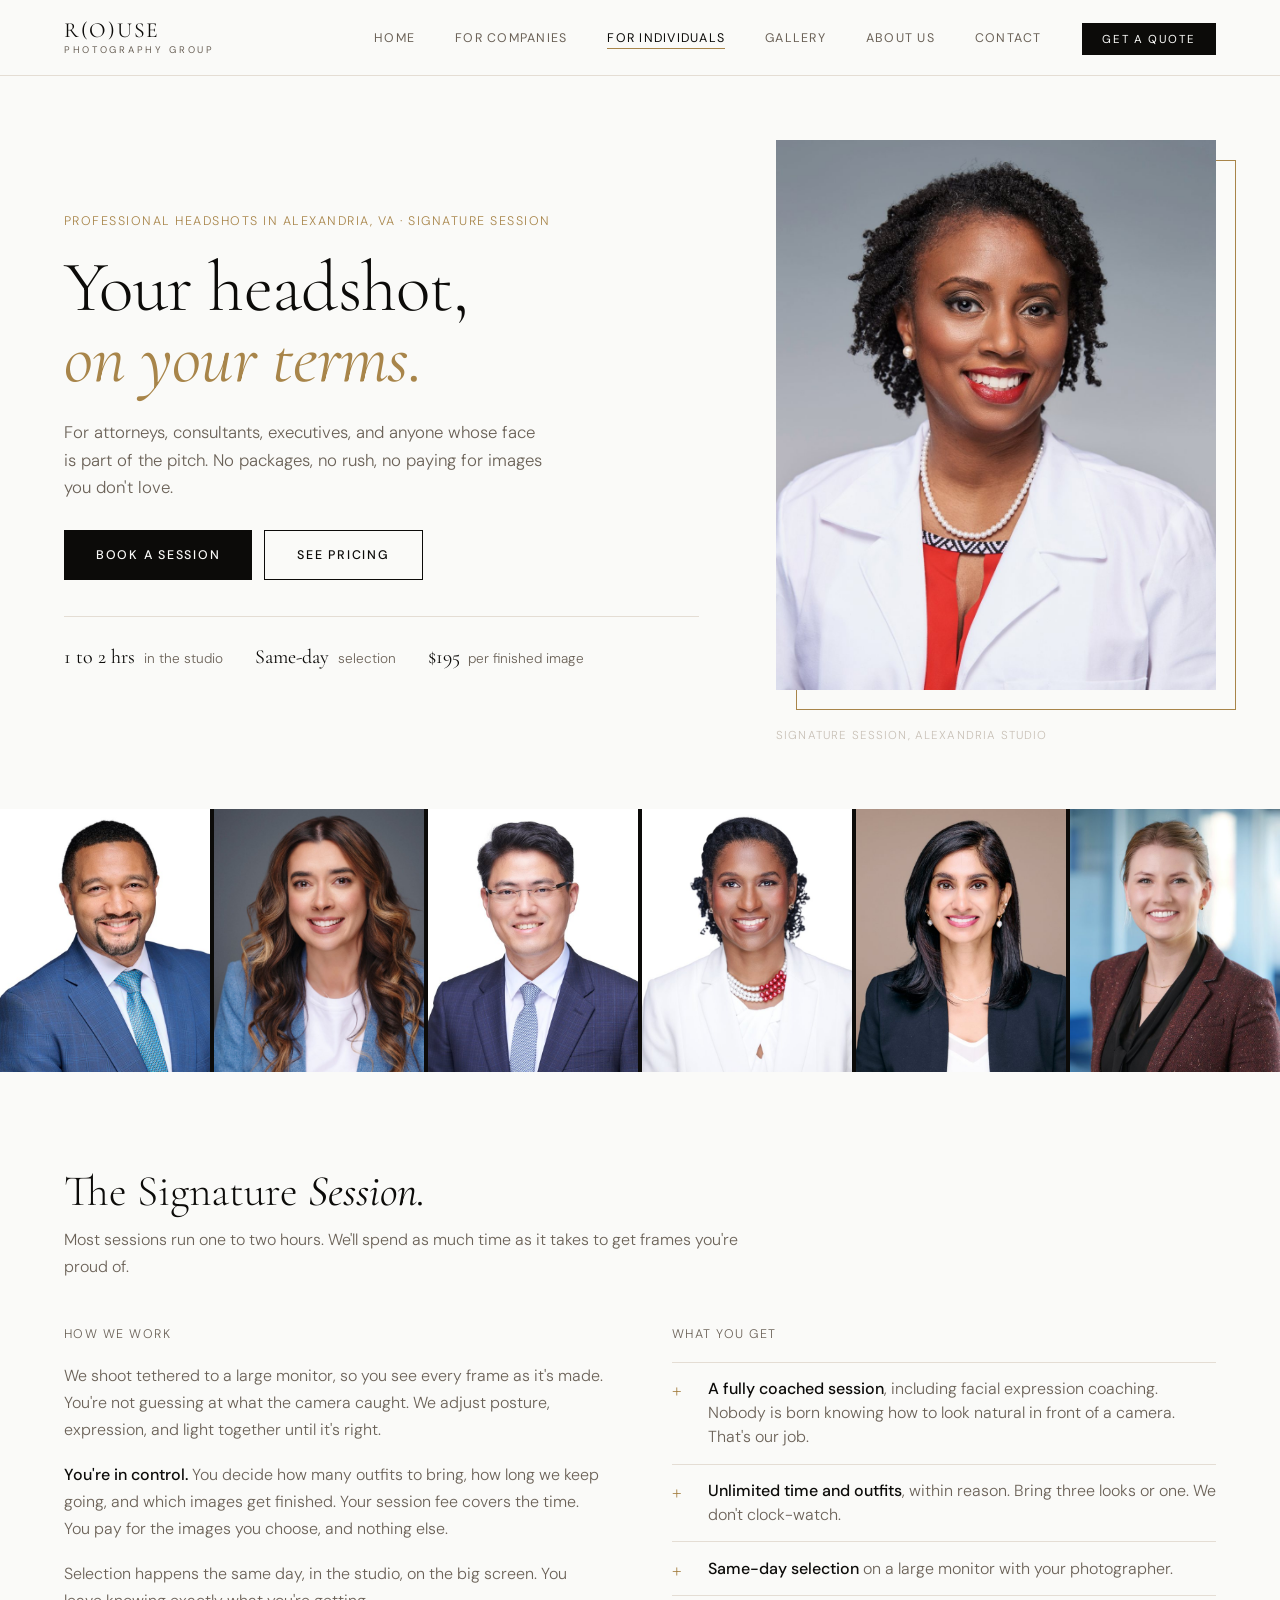
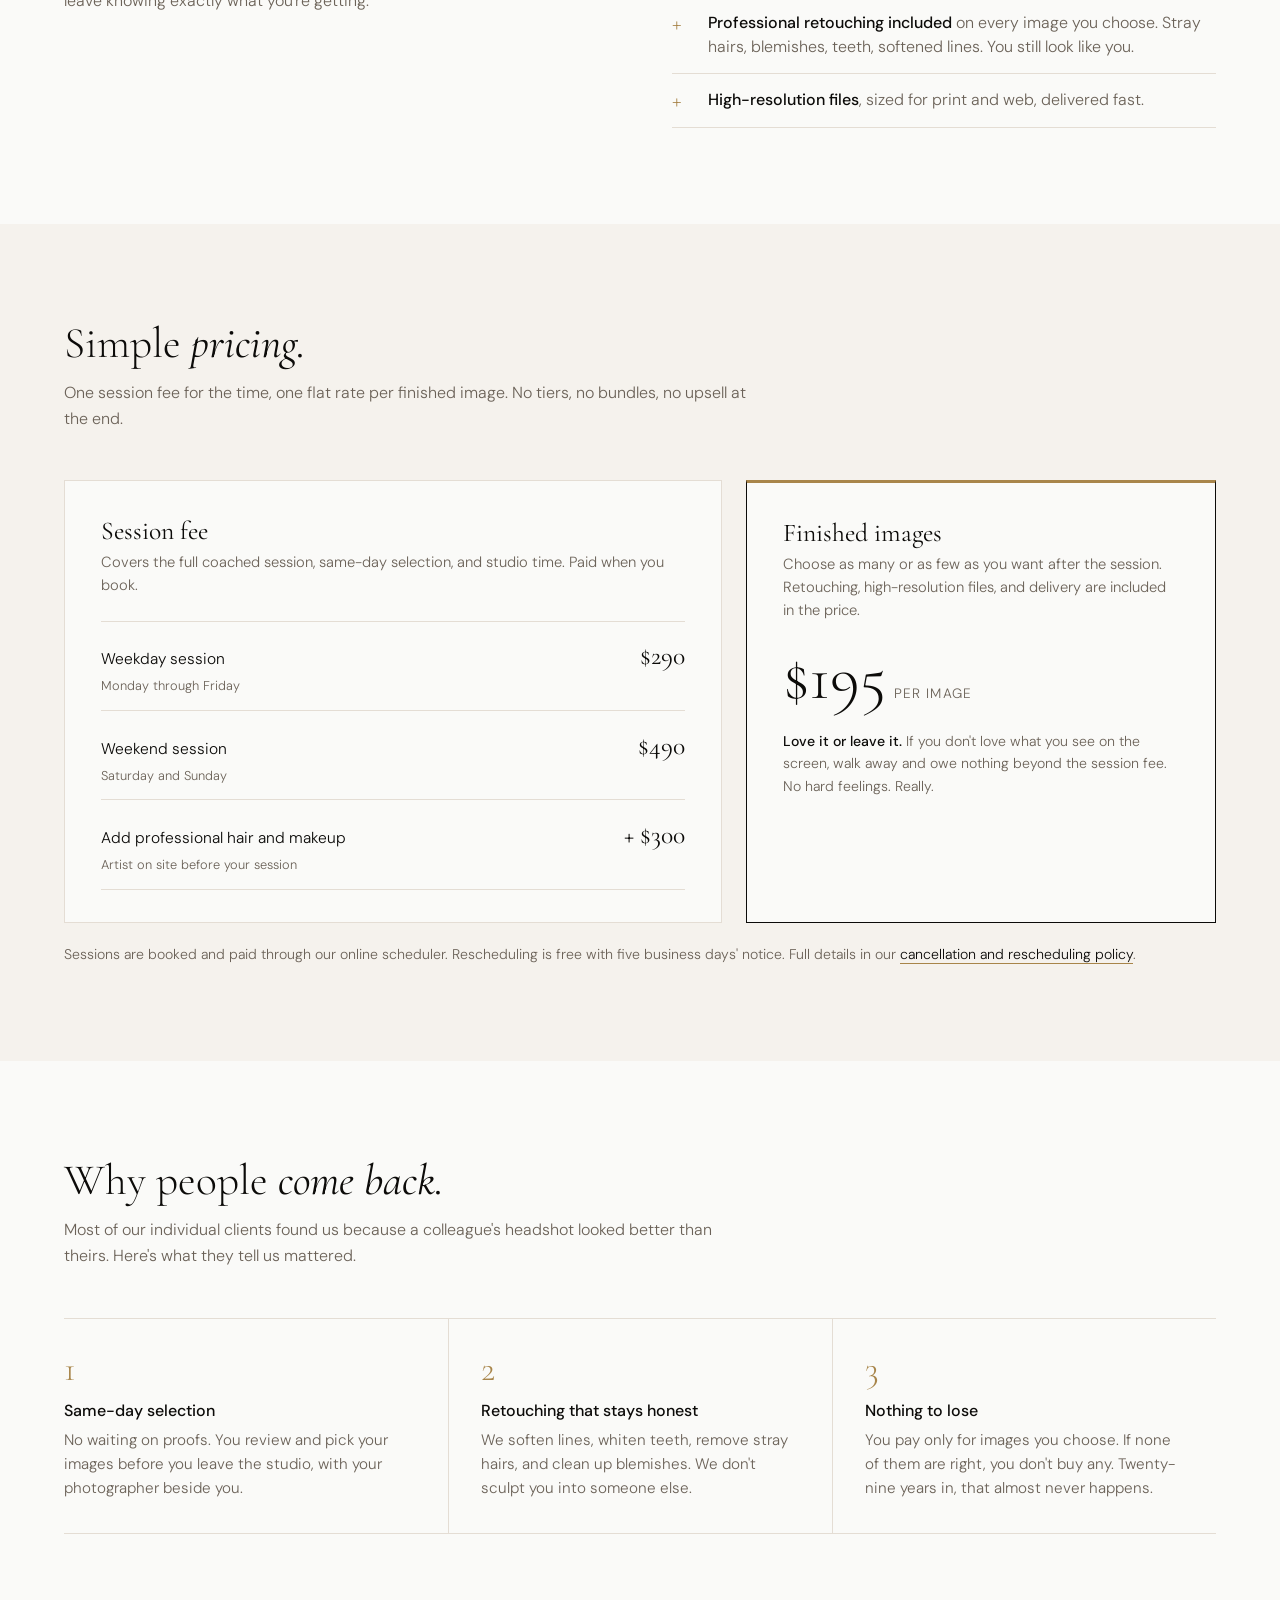
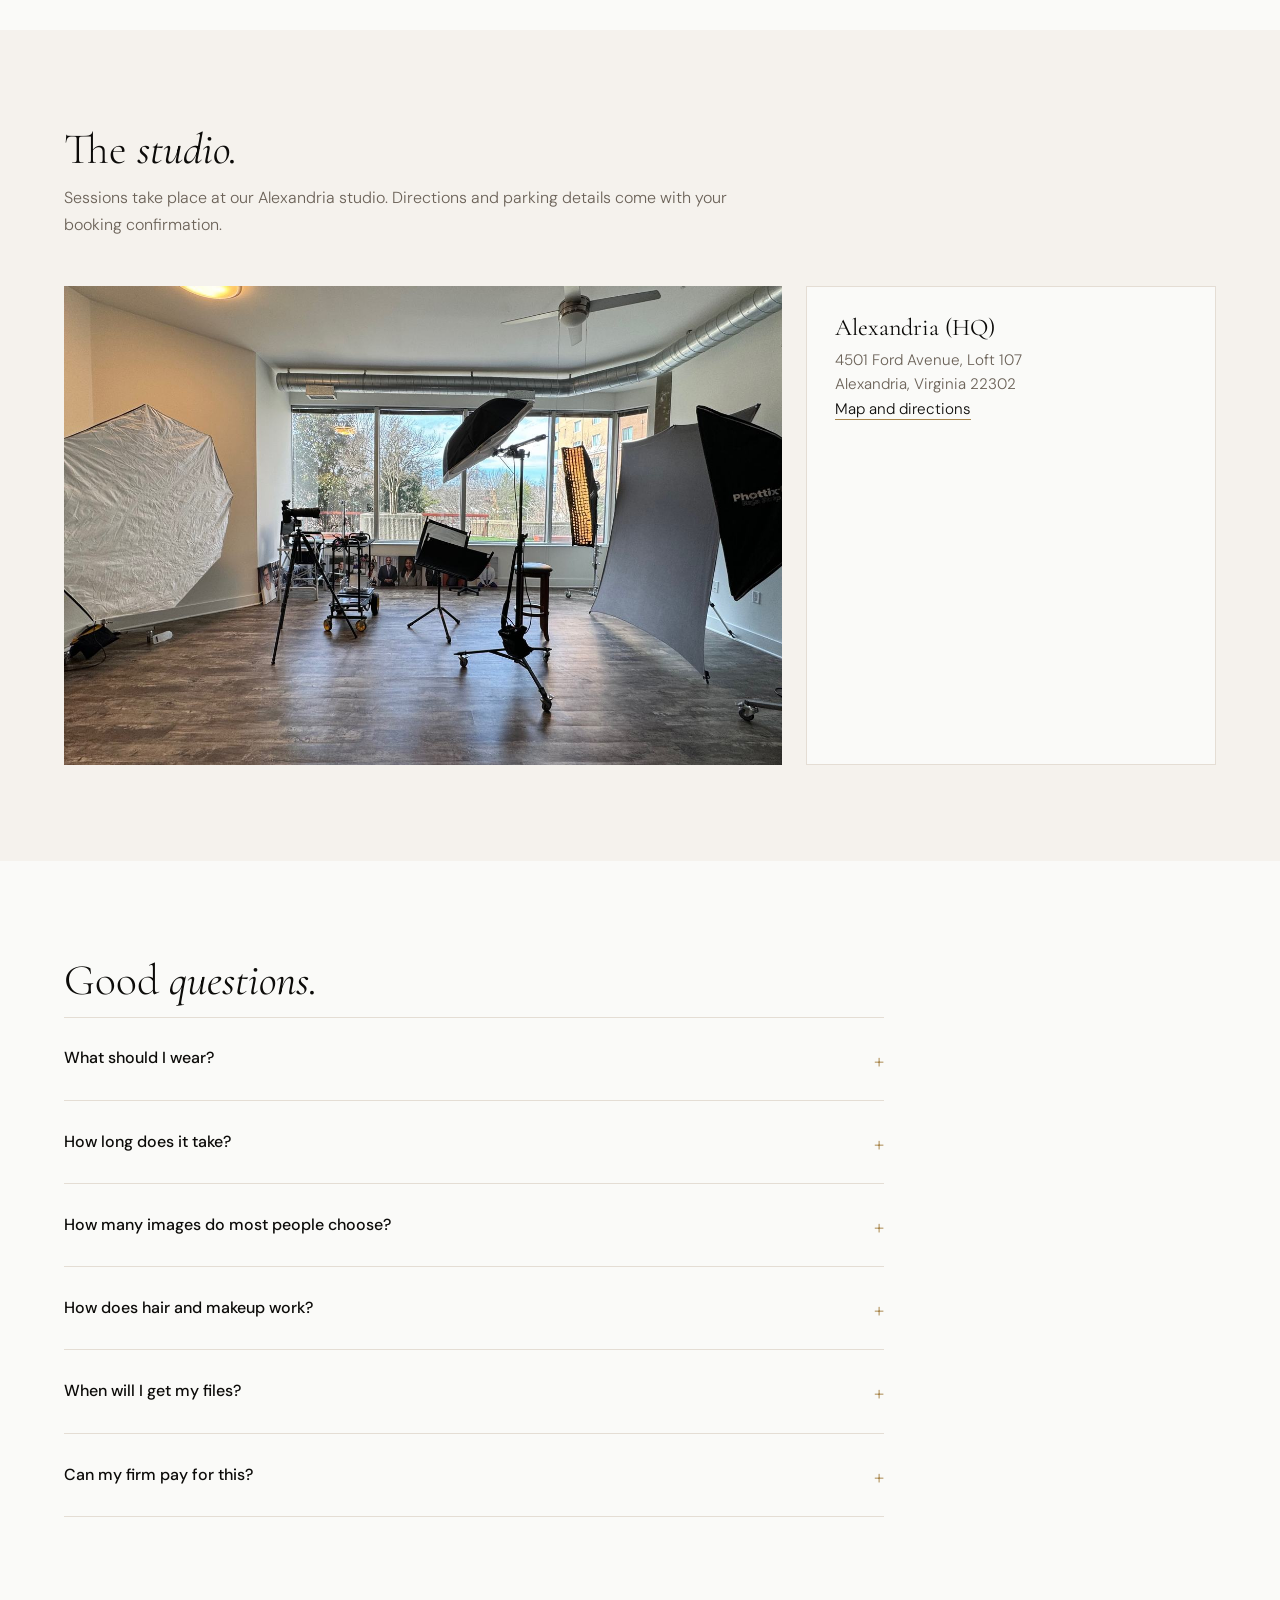
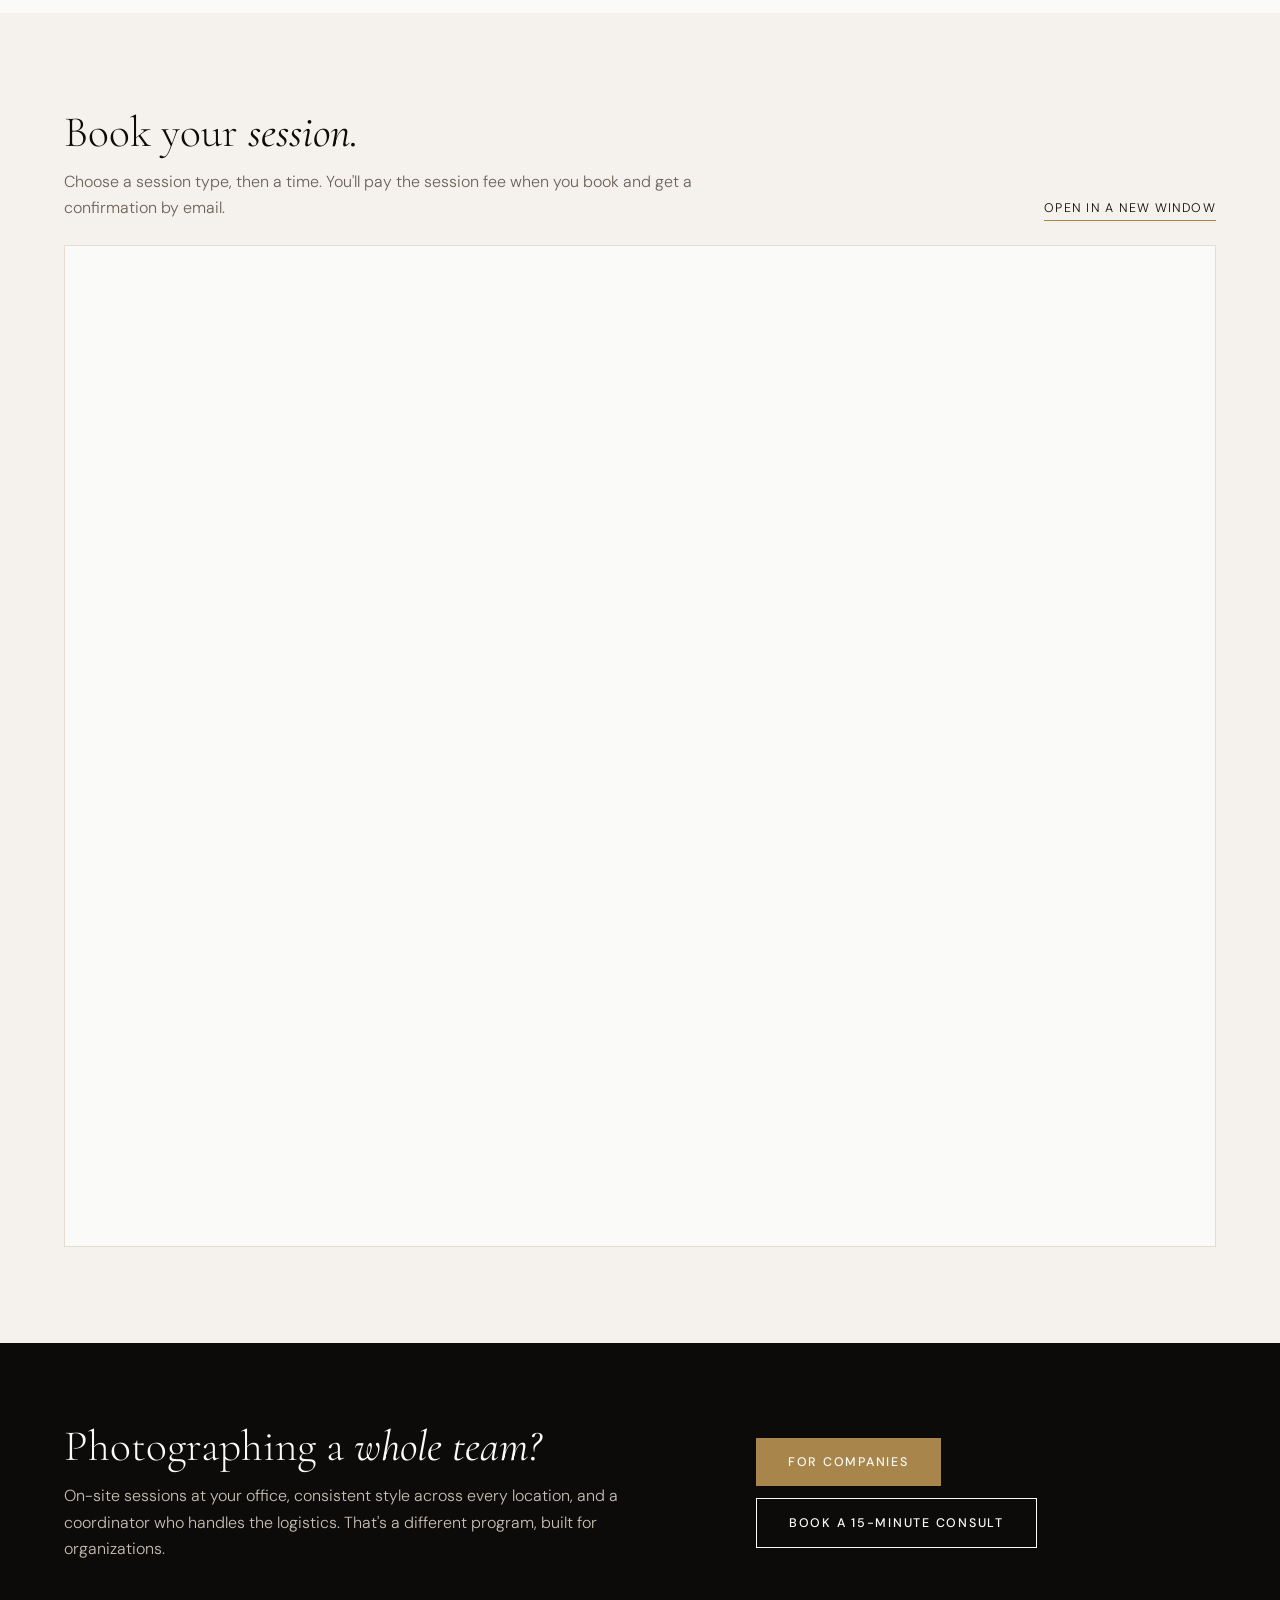
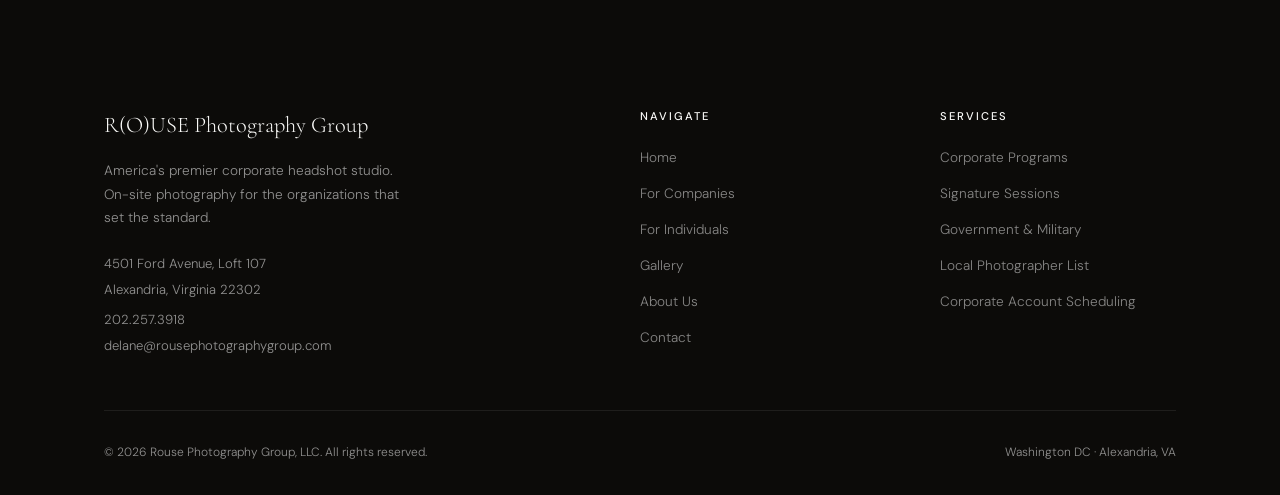
<file: individuals.html>
<!DOCTYPE html>
<html lang="en">
<head>
  <meta charset="UTF-8" />
  <meta name="viewport" content="width=device-width, initial-scale=1.0" />
  <title>Professional Headshots in Alexandria, VA | Signature Session</title>
  <meta name="description" content="A fully coached Signature Headshot Session in Alexandria, VA, minutes from DC. Unlimited time and outfits, same-day selection, retouching included." />
  <link rel="canonical" href="https://rousephotographygroup.com/individuals" />
  <meta property="og:type" content="website" />
  <meta property="og:site_name" content="Rouse Photography Group" />
  <meta property="og:title" content="Professional Headshots in Alexandria, VA | Signature Session" />
  <meta property="og:description" content="Your headshot, on your terms. A fully coached studio session in Alexandria, VA. Same-day selection, retouching included, pay only for the images you love." />
  <meta property="og:url" content="https://rousephotographygroup.com/individuals" />
  <meta property="og:image" content="https://rousephotographygroup.com/images/og/og-individuals.jpg" />
  <meta property="og:image:width" content="1200" />
  <meta property="og:image:height" content="630" />
  <meta name="twitter:card" content="summary_large_image" />
  <meta name="twitter:title" content="Professional Headshots in Alexandria, VA | Signature Session" />
  <meta name="twitter:description" content="Your headshot, on your terms. A fully coached studio session in Alexandria, VA. Same-day selection, retouching included, pay only for the images you love." />
  <meta name="twitter:image" content="https://rousephotographygroup.com/images/og/og-individuals.jpg" />
  <link rel="stylesheet" href="style.css" />
  <style>
    .fi-hero { padding: calc(var(--nav-h) + 4rem) 5vw 4rem; background: var(--white); }
    .fi-hero-inner { max-width: 1180px; margin: 0 auto; display: grid; grid-template-columns: minmax(0, 7fr) minmax(0, 5fr); gap: 4rem; align-items: center; }
    .fi-kicker { font-family: 'DM Sans', sans-serif; font-size: 0.78rem; letter-spacing: 0.12em; text-transform: uppercase; color: var(--gold); margin-bottom: 1.25rem; }
    .fi-hero .display { font-family: 'Cormorant Garamond', serif; font-weight: 300; font-size: clamp(2.8rem, 5.6vw, 4.8rem); line-height: 1.0; letter-spacing: -0.01em; color: var(--black); margin: 0 0 1.5rem; }
    .fi-hero .display em { font-style: italic; font-weight: 400; color: var(--gold); }
    .fi-hero-p { font-family: 'DM Sans', sans-serif; font-size: 1.05rem; line-height: 1.65; color: var(--mid); margin: 0 0 1.75rem; max-width: 44ch; }
    .fi-hero-actions { display: flex; flex-wrap: wrap; gap: 0.75rem; margin-bottom: 2.25rem; }
    .fi-hero-meta { display: flex; flex-wrap: wrap; gap: 0.5rem 2rem; padding-top: 1.5rem; border-top: 1px solid var(--border); font-family: 'DM Sans', sans-serif; font-size: 0.85rem; color: var(--mid); }
    .fi-hero-meta b { font-family: 'Cormorant Garamond', serif; font-size: 1.25rem; font-weight: 400; color: var(--black); margin-right: 0.3rem; }
    .fi-hero-figure { position: relative; margin: 0; justify-self: end; width: min(100%, 440px); }
    .fi-hero-img { position: relative; }
    .fi-hero-img::before { content: ''; position: absolute; inset: 1.25rem -1.25rem -1.25rem 1.25rem; border: 1px solid var(--gold); z-index: 0; }
    .fi-hero-img img { position: relative; z-index: 1; display: block; width: 100%; height: auto; aspect-ratio: 4 / 5; object-fit: cover; }
    .fi-hero-figure figcaption { font-family: 'DM Sans', sans-serif; font-size: 0.72rem; letter-spacing: 0.1em; text-transform: uppercase; color: var(--light); margin-top: 2.25rem; }
    .fi-strip { display: grid; grid-template-columns: repeat(6, 1fr); gap: 4px; background: var(--black); }
    .fi-strip img { display: block; width: 100%; height: auto; aspect-ratio: 4 / 5; object-fit: cover; }

    .fi-section { padding: 6rem 5vw; }
    .fi-section.warm { background: var(--warm); }
    .fi-wrap { max-width: 1180px; margin: 0 auto; }
    .fi-section h2 { font-family: 'Cormorant Garamond', serif; font-weight: 300; font-size: clamp(2rem, 3.4vw, 2.9rem); line-height: 1.1; color: var(--black); margin: 0 0 0.75rem; }
    .fi-section h2 em { font-style: italic; font-weight: 400; }
    .fi-lede { font-family: 'DM Sans', sans-serif; font-size: 1rem; line-height: 1.65; color: var(--mid); max-width: 62ch; margin: 0 0 3rem; }
    .fi-section p, .fi-section li { font-family: 'DM Sans', sans-serif; }

    /* Session: two columns */
    .fi-two { display: grid; grid-template-columns: minmax(0, 6fr) minmax(0, 6fr); gap: 4rem; align-items: start; }
    .fi-two h3 { font-family: 'DM Sans', sans-serif; font-size: 0.78rem; letter-spacing: 0.12em; text-transform: uppercase; color: var(--mid); margin: 0 0 1.25rem; }
    .fi-two p { font-size: 1rem; line-height: 1.7; color: var(--mid); margin: 0 0 1.1rem; }
    .fi-two p strong { color: var(--black); font-weight: 500; }
    .fi-list { list-style: none; padding: 0; margin: 0; border-top: 1px solid var(--border); }
    .fi-list li { display: grid; grid-template-columns: 1.5rem 1fr; gap: 0.75rem; padding: 0.9rem 0; border-bottom: 1px solid var(--border); font-size: 1rem; line-height: 1.5; color: var(--black); }
    .fi-list li::before { content: '+'; font-family: 'Cormorant Garamond', serif; font-size: 1.5rem; line-height: 1; color: var(--gold); }
    .fi-list li span { color: var(--mid); }
    .fi-list li b { color: var(--black); font-weight: 500; }

    /* Pricing */
    .fi-price-grid { display: grid; grid-template-columns: minmax(0, 7fr) minmax(0, 5fr); gap: 1.5rem; align-items: stretch; }
    .fi-card { background: var(--white); border: 1px solid var(--border); padding: 2.25rem 2.25rem 2rem; }
    .fi-card.accent { border-color: var(--black); border-top: 3px solid var(--gold); }
    .fi-card h3 { font-family: 'Cormorant Garamond', serif; font-weight: 400; font-size: 1.6rem; color: var(--black); margin: 0 0 0.35rem; }
    .fi-card .sub { font-family: 'DM Sans', sans-serif; font-size: 0.92rem; color: var(--mid); margin: 0 0 1.5rem; line-height: 1.55; }
    .fi-rows { border-top: 1px solid var(--border); }
    .fi-row { display: flex; justify-content: space-between; align-items: baseline; gap: 1rem; padding: 0.85rem 0; border-bottom: 1px solid var(--border); font-family: 'DM Sans', sans-serif; font-size: 0.97rem; color: var(--black); }
    .fi-row small { display: block; font-size: 0.8rem; color: var(--mid); margin-top: 0.15rem; }
    .fi-row .amt { font-family: 'Cormorant Garamond', serif; font-size: 1.6rem; font-weight: 400; white-space: nowrap; }
    .fi-big { font-family: 'Cormorant Garamond', serif; font-size: clamp(3rem, 5vw, 4.2rem); font-weight: 300; line-height: 1; color: var(--black); margin: 0.25rem 0 0.25rem; }
    .fi-big small { font-family: 'DM Sans', sans-serif; font-size: 0.85rem; letter-spacing: 0.08em; text-transform: uppercase; color: var(--mid); margin-left: 0.5rem; }
    .fi-note { font-family: 'DM Sans', sans-serif; font-size: 0.88rem; line-height: 1.6; color: var(--mid); margin: 1.25rem 0 0; }
    .fi-note a { color: var(--black); border-bottom: 1px solid var(--gold); text-decoration: none; }

    /* Promises */
    .fi-promises { display: grid; grid-template-columns: repeat(3, 1fr); gap: 0; border-top: 1px solid var(--border); }
    .fi-promise { padding: 2rem 2rem 2rem 0; border-bottom: 1px solid var(--border); }
    .fi-promise + .fi-promise { padding-left: 2rem; border-left: 1px solid var(--border); }
    .fi-promise .n { font-family: 'Cormorant Garamond', serif; font-size: 2.2rem; font-weight: 300; line-height: 1; color: var(--gold); margin-bottom: 1rem; }
    .fi-promise h3 { font-family: 'DM Sans', sans-serif; font-size: 1rem; font-weight: 500; color: var(--black); margin: 0 0 0.5rem; }
    .fi-promise p { font-size: 0.95rem; line-height: 1.6; color: var(--mid); margin: 0; }

    /* Studios */
    .fi-studio-feature { display: grid; grid-template-columns: minmax(0, 7fr) minmax(0, 4fr); gap: 1.5rem; align-items: stretch; }
    .fi-studio-feature img { display: block; width: 100%; height: 100%; object-fit: cover; aspect-ratio: 3 / 2; }
    .fi-studio { background: var(--white); border: 1px solid var(--border); padding: 1.75rem; }
    .fi-studio h3 { font-family: 'Cormorant Garamond', serif; font-weight: 400; font-size: 1.5rem; color: var(--black); margin: 0 0 0.4rem; }
    .fi-studio p { font-size: 0.95rem; line-height: 1.6; color: var(--mid); margin: 0; }
    .fi-studio a { color: var(--black); border-bottom: 1px solid var(--gold); text-decoration: none; }

    /* FAQ */
    .fi-faq { border-top: 1px solid var(--border); max-width: 820px; }
    .fi-faq details { border-bottom: 1px solid var(--border); }
    .fi-faq summary { cursor: pointer; list-style: none; padding: 1.25rem 0; font-family: 'DM Sans', sans-serif; font-size: 1rem; font-weight: 500; color: var(--black); display: flex; justify-content: space-between; align-items: center; gap: 1rem; }
    .fi-faq summary::-webkit-details-marker { display: none; }
    .fi-faq summary::after { content: '+'; font-family: 'Cormorant Garamond', serif; font-size: 1.6rem; font-weight: 300; color: var(--gold); transition: transform 0.2s; }
    .fi-faq details[open] summary::after { transform: rotate(45deg); }
    .fi-faq p { font-size: 0.95rem; line-height: 1.65; color: var(--mid); margin: 0 0 1.25rem; max-width: 66ch; }
    .fi-faq a { color: var(--black); border-bottom: 1px solid var(--gold); text-decoration: none; }

    /* Booking */
    .fi-sched-head { display: flex; justify-content: space-between; align-items: end; gap: 2rem; margin-bottom: 1.5rem; }
    .fi-sched-head .fi-lede { margin: 0; }
    .fi-sched-head a { font-family: 'DM Sans', sans-serif; font-size: 0.78rem; letter-spacing: 0.1em; text-transform: uppercase; color: var(--black); white-space: nowrap; border-bottom: 1px solid var(--gold); padding-bottom: 2px; text-decoration: none; }
    .fi-sched-frame { background: var(--white); border: 1px solid var(--border); }
    .fi-sched-frame iframe { display: block; width: 100%; min-height: 1000px; border: 0; }

    /* Band */
    .fi-band { background: var(--black); color: var(--white); padding: 5rem 5vw; }
    .fi-band .fi-wrap { display: grid; grid-template-columns: minmax(0, 7fr) minmax(0, 5fr); gap: 3rem; align-items: center; }
    .fi-band h2 { font-family: 'Cormorant Garamond', serif; font-weight: 300; font-size: clamp(2rem, 3.4vw, 2.9rem); line-height: 1.1; color: var(--white); margin: 0 0 0.75rem; }
    .fi-band h2 em { font-style: italic; font-weight: 400; }
    .fi-band p { font-family: 'DM Sans', sans-serif; font-size: 1rem; line-height: 1.65; color: var(--light); margin: 0; max-width: 52ch; }
    .fi-band-actions { display: flex; flex-wrap: wrap; gap: 0.75rem; justify-self: end; }
    .fi-band .btn-outline { color: var(--white); border-color: var(--white); }
    .fi-band .btn-outline:hover { background: var(--white); color: var(--black); }
    .btn:focus-visible, .fi-faq summary:focus-visible, .fi-sched-head a:focus-visible { outline: 2px solid var(--gold); outline-offset: 3px; }

    @media (max-width: 900px) {
      .fi-hero-inner, .fi-two, .fi-price-grid, .fi-studio-feature, .fi-band .fi-wrap { grid-template-columns: 1fr; gap: 2rem; }
      .fi-hero-figure { justify-self: start; width: min(100%, 360px); }
      .fi-strip { grid-template-columns: repeat(3, 1fr); }
      .fi-band-actions { justify-self: start; }
      .fi-promises { grid-template-columns: 1fr; }
      .fi-promise + .fi-promise { padding-left: 0; border-left: 0; }
      .fi-sched-head { flex-direction: column; align-items: start; gap: 1rem; }
      .fi-section { padding: 4rem 5vw; }
    }
  </style>
  <script type="application/ld+json">
  {
    "@context": "https://schema.org",
    "@type": "ProfessionalService",
    "@id": "https://rousephotographygroup.com/#business",
    "name": "Rouse Photography Group",
    "alternateName": "DC Corporate Headshots",
    "description": "Corporate headshot studio founded in 1997. On-site photography for law firms, associations, and government organizations in 44 markets, plus Signature Sessions at the Alexandria, Virginia studio.",
    "url": "https://rousephotographygroup.com/",
    "image": "https://rousephotographygroup.com/images/og/og-home.jpg",
    "telephone": "+1-202-257-3918",
    "foundingDate": "1997",
    "priceRange": "$$$",
    "address": {
      "@type": "PostalAddress",
      "streetAddress": "4501 Ford Avenue, Loft 107",
      "addressLocality": "Alexandria",
      "addressRegion": "VA",
      "postalCode": "22302",
      "addressCountry": "US"
    },
    "areaServed": {
      "@type": "Country",
      "name": "United States"
    },
    "knowsAbout": [
      "Corporate headshots",
      "Executive portraits",
      "On-site team photography"
    ]
  }
  </script>
</head>
<body>

<!-- NAV -->
<nav>
  <a href="index.html" class="nav-logo">
    R(O)USE
    <span>Photography Group</span>
  </a>
  <ul class="nav-links">
    <li><a href="index.html">Home</a></li>
    <li><a href="for-companies.html">For Companies</a></li>
    <li><a href="individuals.html" class="active">For Individuals</a></li>
    <li><a href="gallery.html">Gallery</a></li>
    <li><a href="about.html">About Us</a></li>
    <li><a href="contact.html">Contact</a></li>
    <li><a href="contact.html" class="nav-cta">Get a Quote</a></li>
  </ul>
  <div class="hamburger" aria-label="Menu">
    <span></span><span></span><span></span>
  </div>
</nav>

<div class="mobile-menu">
  <a href="index.html">Home</a>
  <a href="for-companies.html">For Companies</a>
  <a href="individuals.html">For Individuals</a>
  <a href="gallery.html">Gallery</a>
  <a href="about.html">About Us</a>
  <a href="contact.html">Contact</a>
  <a href="contact.html">Get a Quote</a>
</div>

<!-- HERO -->
<header class="fi-hero">
  <div class="fi-hero-inner">
    <div class="fi-hero-copy">
      <h1 class="fi-kicker">Professional Headshots in Alexandria, VA · Signature Session</h1>
      <h2 class="display">Your headshot,<br /><em>on your terms.</em></h2>
      <p class="fi-hero-p">For attorneys, consultants, executives, and anyone whose face is part of the pitch. No packages, no rush, no paying for images you don't love.</p>
      <div class="fi-hero-actions">
        <a href="#book" class="btn btn-primary">Book a session</a>
        <a href="#pricing" class="btn btn-outline">See pricing</a>
      </div>
      <div class="fi-hero-meta">
        <span><b>1 to 2 hrs</b> in the studio</span>
        <span><b>Same-day</b> selection</span>
        <span><b>$195</b> per finished image</span>
      </div>
    </div>
    <figure class="fi-hero-figure">
      <div class="fi-hero-img"><img src="images/individuals/hero-nicole.jpg" alt="Studio portrait of a physician in a white coat against a grey backdrop" width="1000" height="1250" /></div>
      <figcaption>Signature Session, Alexandria studio</figcaption>
    </figure>
  </div>
</header>

<!-- PORTRAIT STRIP -->
<div class="fi-strip" aria-label="Recent Signature Session portraits">
  <img src="images/individuals/s-barrett.jpg" alt="Executive portrait, white backdrop" loading="lazy" />
  <img src="images/individuals/hero-simone.jpg" alt="Studio portrait, charcoal backdrop" loading="lazy" />
  <img src="images/individuals/s-oh.jpg" alt="Studio portrait, white backdrop" loading="lazy" />
  <img src="images/individuals/s-kijiji.jpg" alt="Executive portrait in a white suit, white backdrop" loading="lazy" />
  <img src="images/individuals/s-patel.jpg" alt="Studio portrait, warm neutral backdrop" loading="lazy" />
  <img src="images/individuals/s-hannah.jpg" alt="On-site portrait, office window light" loading="lazy" />
</div>

<!-- THE SESSION -->
<section class="fi-section">
  <div class="fi-wrap">
    <h2>The Signature <em>Session.</em></h2>
    <p class="fi-lede">Most sessions run one to two hours. We'll spend as much time as it takes to get frames you're proud of.</p>
    <div class="fi-two">
      <div>
        <h3>How we work</h3>
        <p>We shoot tethered to a large monitor, so you see every frame as it's made. You're not guessing at what the camera caught. We adjust posture, expression, and light together until it's right.</p>
        <p><strong>You're in control.</strong> You decide how many outfits to bring, how long we keep going, and which images get finished. Your session fee covers the time. You pay for the images you choose, and nothing else.</p>
        <p>Selection happens the same day, in the studio, on the big screen. You leave knowing exactly what you're getting.</p>
      </div>
      <div>
        <h3>What you get</h3>
        <ul class="fi-list">
          <li><div><b>A fully coached session</b><span>, including facial expression coaching. Nobody is born knowing how to look natural in front of a camera. That's our job.</span></div></li>
          <li><div><b>Unlimited time and outfits</b><span>, within reason. Bring three looks or one. We don't clock-watch.</span></div></li>
          <li><div><b>Same-day selection</b><span> on a large monitor with your photographer.</span></div></li>
          <li><div><b>Professional retouching included</b><span> on every image you choose. Stray hairs, blemishes, teeth, softened lines. You still look like you.</span></div></li>
          <li><div><b>High-resolution files</b><span>, sized for print and web, delivered fast.</span></div></li>
        </ul>
      </div>
    </div>
  </div>
</section>

<!-- PRICING -->
<section class="fi-section warm" id="pricing">
  <div class="fi-wrap">
    <h2>Simple <em>pricing.</em></h2>
    <p class="fi-lede">One session fee for the time, one flat rate per finished image. No tiers, no bundles, no upsell at the end.</p>
    <div class="fi-price-grid">
      <div class="fi-card">
        <h3>Session fee</h3>
        <p class="sub">Covers the full coached session, same-day selection, and studio time. Paid when you book.</p>
        <div class="fi-rows">
          <div class="fi-row"><span>Weekday session<small>Monday through Friday</small></span><span class="amt">$290</span></div>
          <div class="fi-row"><span>Weekend session<small>Saturday and Sunday</small></span><span class="amt">$490</span></div>
          <div class="fi-row"><span>Add professional hair and makeup<small>Artist on site before your session</small></span><span class="amt">+ $300</span></div>
        </div>
      </div>
      <div class="fi-card accent">
        <h3>Finished images</h3>
        <p class="sub">Choose as many or as few as you want after the session. Retouching, high-resolution files, and delivery are included in the price.</p>
        <div class="fi-big">$195<small>per image</small></div>
        <p class="fi-note"><strong style="color:var(--black);font-weight:500;">Love it or leave it.</strong> If you don't love what you see on the screen, walk away and owe nothing beyond the session fee. No hard feelings. Really.</p>
      </div>
    </div>
    <p class="fi-note">Sessions are booked and paid through our online scheduler. Rescheduling is free with five business days' notice. Full details in our <a href="cancellations.html">cancellation and rescheduling policy</a>.</p>
  </div>
</section>

<!-- PROMISES -->
<section class="fi-section">
  <div class="fi-wrap">
    <h2>Why people <em>come back.</em></h2>
    <p class="fi-lede">Most of our individual clients found us because a colleague's headshot looked better than theirs. Here's what they tell us mattered.</p>
    <div class="fi-promises">
      <div class="fi-promise">
        <div class="n">1</div>
        <h3>Same-day selection</h3>
        <p>No waiting on proofs. You review and pick your images before you leave the studio, with your photographer beside you.</p>
      </div>
      <div class="fi-promise">
        <div class="n">2</div>
        <h3>Retouching that stays honest</h3>
        <p>We soften lines, whiten teeth, remove stray hairs, and clean up blemishes. We don't sculpt you into someone else.</p>
      </div>
      <div class="fi-promise">
        <div class="n">3</div>
        <h3>Nothing to lose</h3>
        <p>You pay only for images you choose. If none of them are right, you don't buy any. Twenty-nine years in, that almost never happens.</p>
      </div>
    </div>
  </div>
</section>

<!-- STUDIO -->
<section class="fi-section warm">
  <div class="fi-wrap">
    <h2>The <em>studio.</em></h2>
    <p class="fi-lede">Sessions take place at our Alexandria studio. Directions and parking details come with your booking confirmation.</p>
    <div class="fi-studio-feature">
      <img src="images/gallery/bts-studio.jpg" alt="The Rouse Photography Group studio in Alexandria, Virginia" loading="lazy" />
      <div class="fi-studio">
        <h3>Alexandria (HQ)</h3>
        <p>4501 Ford Avenue, Loft 107<br />Alexandria, Virginia 22302<br /><a href="https://maps.google.com/?q=4501+Ford+Avenue+Loft+107+Alexandria+VA+22302" target="_blank" rel="noopener">Map and directions</a></p>
      </div>
    </div>
  </div>
</section>

<!-- FAQ -->
<section class="fi-section">
  <div class="fi-wrap">
    <h2>Good <em>questions.</em></h2>
    <div class="fi-faq">
      <details>
        <summary>What should I wear?</summary>
        <p>Solid colors over patterns, and something you feel like yourself in. Bring two or three options and we'll pick together. For most professional headshots, a jacket or structured layer photographs well. Avoid logos and very thin stripes.</p>
      </details>
      <details>
        <summary>How long does it take?</summary>
        <p>Plan for one to two hours including selection. If you're on a tight schedule, tell us when you arrive and we'll work efficiently. If you want to keep going, we keep going.</p>
      </details>
      <details>
        <summary>How many images do most people choose?</summary>
        <p>Two to four is typical: a primary headshot, a second expression or crop, and sometimes a different outfit for a different use. There's no minimum.</p>
      </details>
      <details>
        <summary>How does hair and makeup work?</summary>
        <p>A professional artist meets you at the studio before your session. It adds about 45 minutes and $300. It's optional, and it makes a visible difference on camera for most people, men included.</p>
      </details>
      <details>
        <summary>When will I get my files?</summary>
        <p>Retouched, high-resolution files are delivered by download link, typically within a few business days of your session. Need them faster for a deadline? Tell us when you book.</p>
      </details>
      <details>
        <summary>Can my firm pay for this?</summary>
        <p>Often, yes. Many firms reimburse professional headshots or already have a corporate account with us. If your organization needs portraits for several people, our <a href="for-companies.html">corporate programs</a> are usually the better fit.</p>
      </details>
    </div>
  </div>
</section>

<!-- BOOK -->
<section class="fi-section warm" id="book">
  <div class="fi-wrap">
    <div class="fi-sched-head">
      <div>
        <h2>Book your <em>session.</em></h2>
        <p class="fi-lede">Choose a session type, then a time. You'll pay the session fee when you book and get a confirmation by email.</p>
      </div>
      <a href="https://dcheadshots.as.me/schedule/45d03366/?categories[]=%2A%2A%2ADC/ALEXANDRIA%20STUDIO%2A%2A%2A%20%7C%20Signature%20Sessions" target="_blank" rel="noopener">Open in a new window</a>
    </div>
    <div class="fi-sched-frame">
      <iframe src="https://dcheadshots.as.me/schedule/45d03366/?categories[]=%2A%2A%2ADC/ALEXANDRIA%20STUDIO%2A%2A%2A%20%7C%20Signature%20Sessions" title="Book a Signature Headshot Session" loading="lazy"></iframe>
    </div>
  </div>
</section>

<!-- BAND -->
<section class="fi-band">
  <div class="fi-wrap">
    <div>
      <h2>Photographing a <em>whole team?</em></h2>
      <p>On-site sessions at your office, consistent style across every location, and a coordinator who handles the logistics. That's a different program, built for organizations.</p>
    </div>
    <div class="fi-band-actions">
      <a href="for-companies.html" class="btn btn-gold">For Companies</a>
      <a href="https://calendly.com/dcheadshots/consult15" class="btn btn-outline" target="_blank" rel="noopener">Book a 15-minute consult</a>
    </div>
  </div>
</section>

<!-- FOOTER -->
<footer>
  <div class="container">
    <div class="footer-inner">
      <div>
        <div class="footer-brand">R(O)USE Photography Group</div>
        <p class="footer-desc">America's premier corporate headshot studio. On-site photography for the organizations that set the standard.</p>
        <p class="footer-contact-line">4501 Ford Avenue, Loft 107</p>
        <p class="footer-contact-line">Alexandria, Virginia 22302</p>
        <p class="footer-contact-line" style="margin-top:0.5rem;"><a href="tel:2022573918">202.257.3918</a></p>
        <p class="footer-contact-line"><a href="mailto:delane@rousephotographygroup.com">delane@rousephotographygroup.com</a></p>
      </div>
      <div class="footer-col">
        <h5>Navigate</h5>
        <ul>
          <li><a href="index.html">Home</a></li>
          <li><a href="for-companies.html">For Companies</a></li>
          <li><a href="individuals.html">For Individuals</a></li>
          <li><a href="gallery.html">Gallery</a></li>
          <li><a href="about.html">About Us</a></li>
          <li><a href="contact.html">Contact</a></li>
        </ul>
      </div>
      <div class="footer-col">
        <h5>Services</h5>
        <ul>
          <li><a href="for-companies.html">Corporate Programs</a></li>
          <li><a href="individuals.html">Signature Sessions</a></li>
          <li><a href="for-companies.html">Government &amp; Military</a></li>
          <li><a href="local-photographers.html">Local Photographer List</a></li>
          <li><a href="corporate-accounts.html">Corporate Account Scheduling</a></li>
        </ul>
      </div>
    </div>
    <div class="footer-bottom">
      <span>© 2026 Rouse Photography Group, LLC. All rights reserved.</span>
      <span>Washington DC · Alexandria, VA</span>
    </div>
  </div>
</footer>

<script src="main.js"></script>
</body>
</html>
</file>
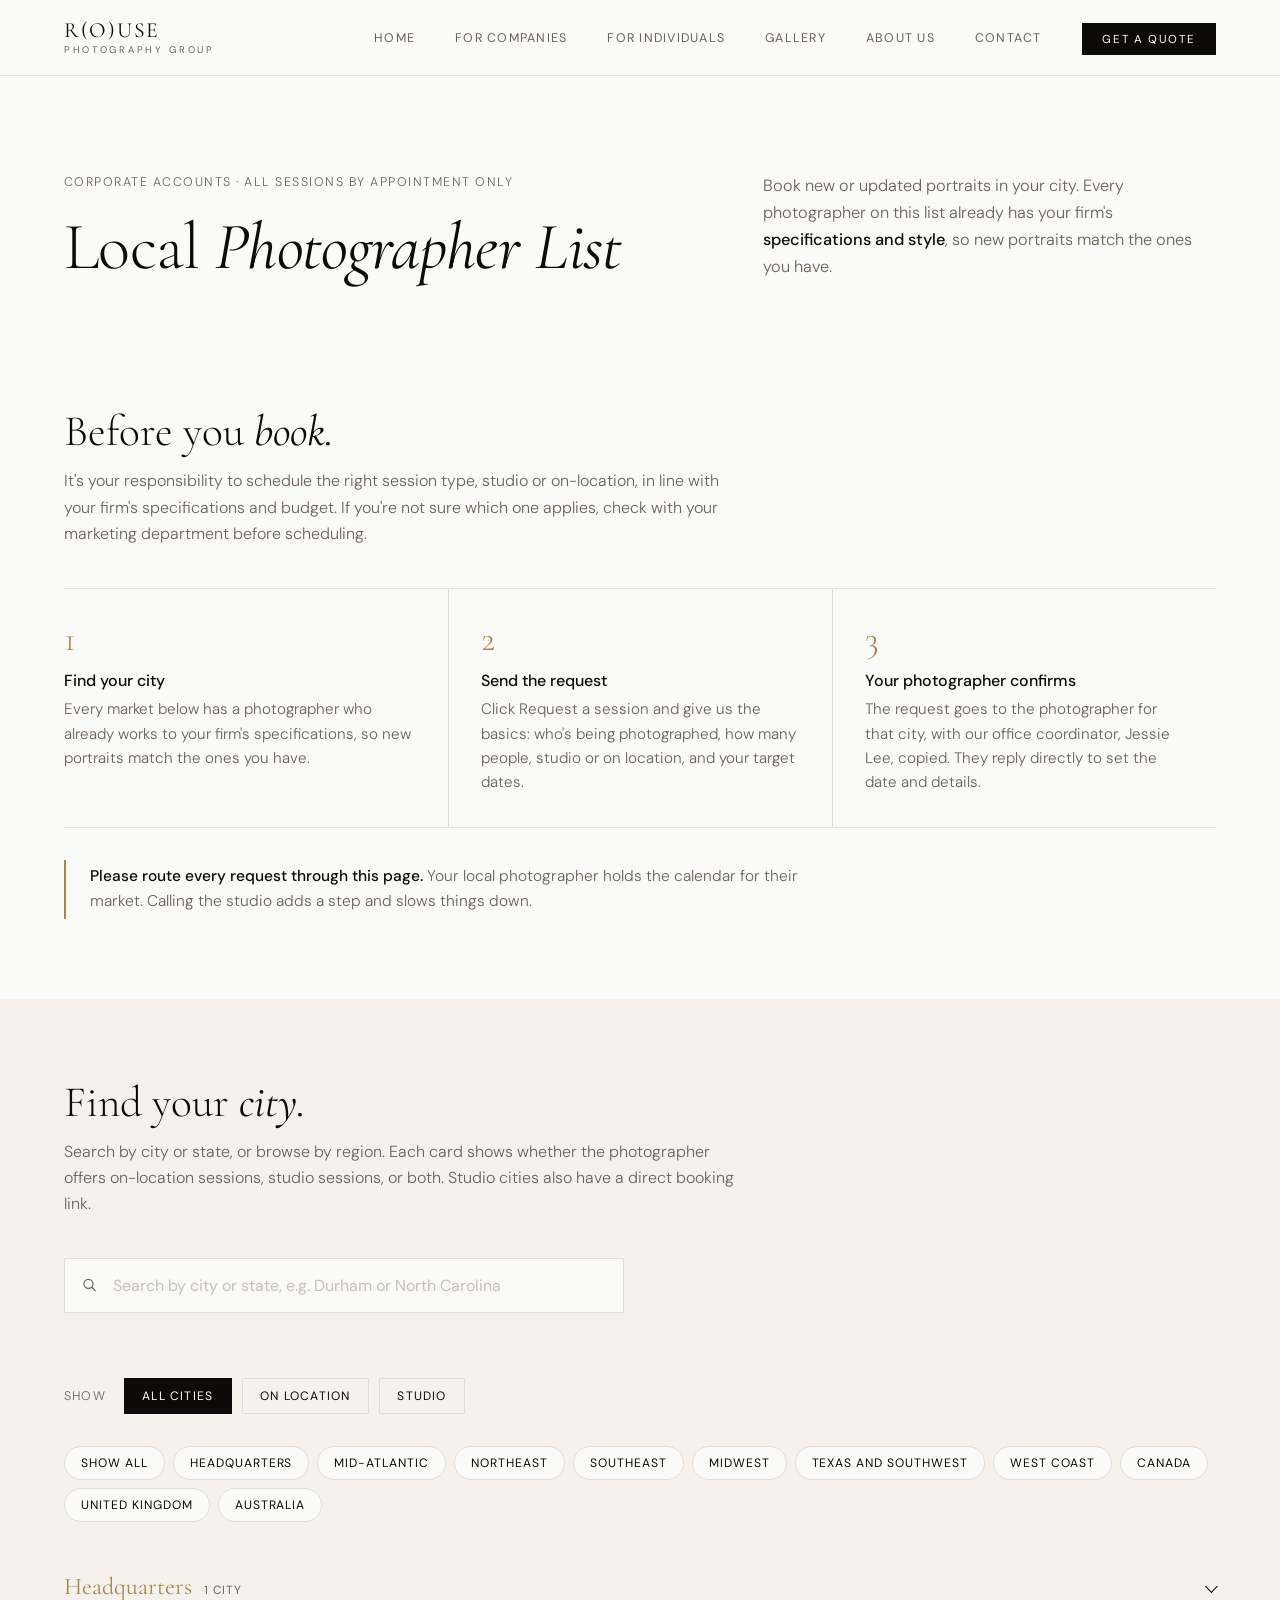
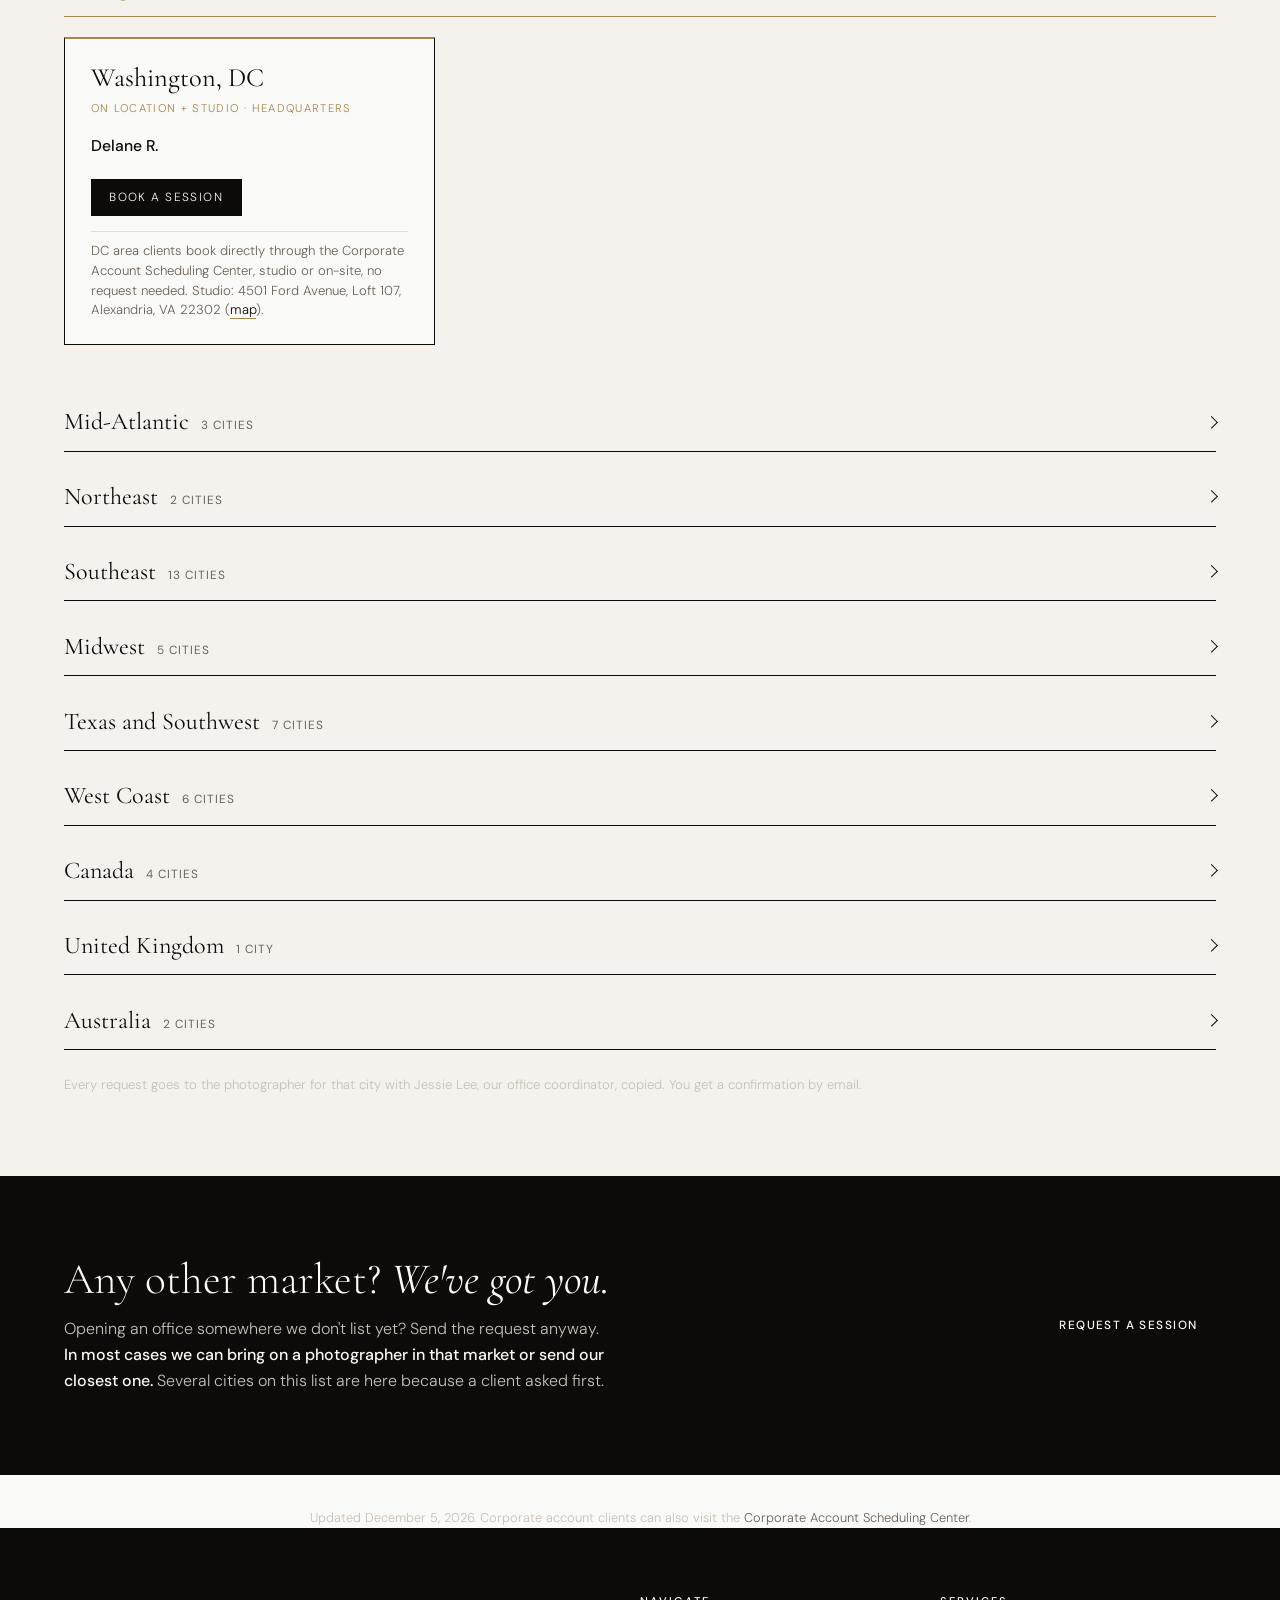
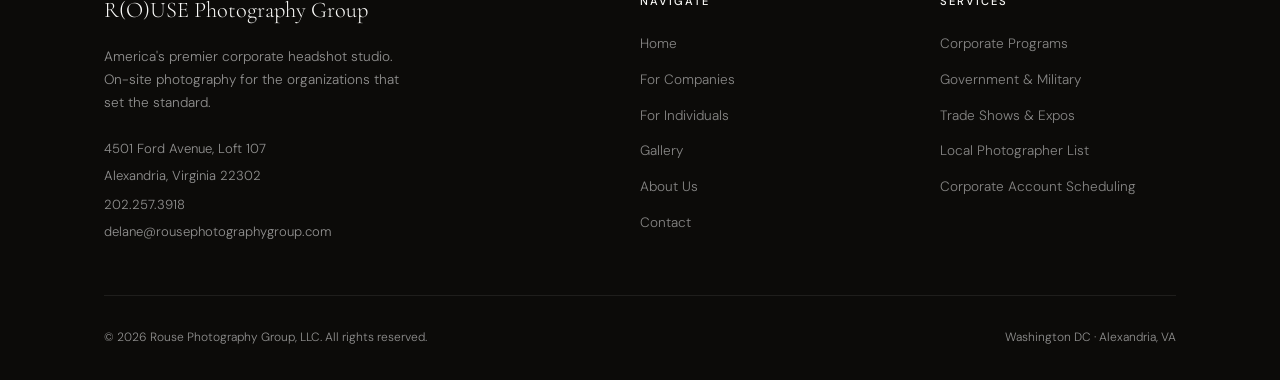
<file: local-photographers.html>
<!DOCTYPE html>
<html lang="en">
<head>
  <meta charset="UTF-8" />
  <meta name="viewport" content="width=device-width, initial-scale=1.0" />
  <title>Local Photographer List | Rouse Photography Group</title>
  <meta name="description" content="Corporate account clients: find your Rouse Photography Group network photographer by city and book new or updated portraits that match your firm's existing style." />
  <link rel="canonical" href="https://rousephotographygroup.com/local-photographers" />
  <meta property="og:type" content="website" />
  <meta property="og:site_name" content="Rouse Photography Group" />
  <meta property="og:title" content="Local Photographer List | Rouse Photography Group" />
  <meta property="og:description" content="Find your Rouse Photography Group network photographer by city and request a session." />
  <meta property="og:url" content="https://rousephotographygroup.com/local-photographers" />
  <meta property="og:image" content="https://rousephotographygroup.com/images/og/og-companies.jpg" />
  <meta property="og:image:width" content="1200" />
  <meta property="og:image:height" content="630" />
  <meta name="twitter:card" content="summary_large_image" />
  <meta name="twitter:title" content="Local Photographer List | Rouse Photography Group" />
  <meta name="twitter:description" content="Find your Rouse Photography Group network photographer by city and request a session." />
  <meta name="twitter:image" content="https://rousephotographygroup.com/images/og/og-companies.jpg" />
  <link rel="stylesheet" href="style.css" />
  <style>
    .lp-hero { padding: calc(var(--nav-h) + 6rem) 5vw 3rem; background: var(--white); }
    .lp-hero-inner {
      max-width: 1180px; margin: 0 auto;
      display: grid; grid-template-columns: minmax(0, 7fr) minmax(0, 5fr);
      gap: 4rem; align-items: end;
    }
    .lp-kicker {
      font-family: 'DM Sans', sans-serif; font-size: 0.78rem; letter-spacing: 0.12em;
      text-transform: uppercase; color: var(--mid); margin-bottom: 1.25rem;
    }
    .lp-hero h1 {
      font-family: 'Cormorant Garamond', serif; font-weight: 300;
      font-size: clamp(2.6rem, 5.2vw, 4.4rem); line-height: 1.02; letter-spacing: -0.01em;
      color: var(--black); margin: 0;
    }
    .lp-hero h1 em { font-style: italic; font-weight: 400; }
    .lp-hero-side p {
      font-family: 'DM Sans', sans-serif; font-size: 1.02rem; line-height: 1.65;
      color: var(--mid); margin: 0; max-width: 40ch;
    }
    .lp-hero-side strong { color: var(--black); font-weight: 500; }

    .lp-section { padding: 5rem 5vw; }
    .lp-section.warm { background: var(--warm); }
    .lp-wrap { max-width: 1180px; margin: 0 auto; }
    .lp-section h2 {
      font-family: 'Cormorant Garamond', serif; font-weight: 300;
      font-size: clamp(2rem, 3.4vw, 2.9rem); line-height: 1.1; color: var(--black); margin: 0 0 0.75rem;
    }
    .lp-section h2 em { font-style: italic; font-weight: 400; }
    .lp-lede {
      font-family: 'DM Sans', sans-serif; font-size: 1rem; line-height: 1.65;
      color: var(--mid); max-width: 62ch; margin: 0 0 2.5rem;
    }

    /* Steps */
    .lp-steps { display: grid; grid-template-columns: repeat(3, 1fr); gap: 0; border-top: 1px solid var(--border); }
    .lp-step { padding: 2rem 2rem 2rem 0; border-bottom: 1px solid var(--border); }
    .lp-step + .lp-step { padding-left: 2rem; border-left: 1px solid var(--border); }
    .lp-step .n { font-family: 'Cormorant Garamond', serif; font-size: 2.2rem; font-weight: 300; line-height: 1; color: var(--gold); margin-bottom: 1rem; }
    .lp-step h3 { font-family: 'DM Sans', sans-serif; font-size: 1rem; font-weight: 500; color: var(--black); margin: 0 0 0.5rem; }
    .lp-step p { font-family: 'DM Sans', sans-serif; font-size: 0.95rem; line-height: 1.6; color: var(--mid); margin: 0; }
    .lp-callout { border-left: 2px solid var(--gold); padding: 0.25rem 0 0.25rem 1.5rem; margin-top: 2rem; }
    .lp-callout p { font-family: 'DM Sans', sans-serif; font-size: 0.97rem; line-height: 1.65; color: var(--mid); margin: 0; max-width: 66ch; }
    .lp-callout strong { color: var(--black); font-weight: 500; }

    /* Filter */
    .lp-filter { display: flex; flex-wrap: wrap; align-items: center; gap: 0.6rem; margin-bottom: 2rem; }
    .lp-filter span { font-family: 'DM Sans', sans-serif; font-size: 0.78rem; letter-spacing: 0.1em; text-transform: uppercase; color: var(--mid); margin-right: 0.5rem; }
    .lp-filter button {
      font-family: 'DM Sans', sans-serif; font-size: 0.76rem; letter-spacing: 0.1em; text-transform: uppercase;
      padding: 0.55rem 1.1rem; background: transparent; border: 1px solid var(--border); color: var(--black);
      cursor: pointer; transition: all 0.2s;
    }
    .lp-filter button:hover { border-color: var(--black); }
    .lp-filter button.is-active { background: var(--black); border-color: var(--black); color: var(--white); }

    /* Regions */
    .lp-pills { display: flex; flex-wrap: wrap; gap: 0.5rem; margin: 0 0 2.25rem; }
    .lp-pill {
      font-family: 'DM Sans', sans-serif; font-size: 0.76rem; letter-spacing: 0.08em; text-transform: uppercase;
      padding: 0.5rem 1rem; border: 1px solid var(--border); border-radius: 999px; background: var(--white);
      color: var(--black); cursor: pointer; transition: all 0.2s;
    }
    .lp-pill:hover { border-color: var(--black); }
    .lp-pill.is-active { background: var(--black); border-color: var(--black); color: var(--white); }
    .lp-region { margin-bottom: 1rem; scroll-margin-top: calc(var(--nav-h) + 1.5rem); }
    .lp-region.is-empty { display: none; }
    .lp-region-title {
      width: 100%; text-align: left; background: none; border: 0; border-bottom: 1px solid var(--black);
      display: flex; align-items: baseline; gap: 0.75rem; padding: 0.9rem 0; margin: 0; cursor: pointer;
      font-family: 'Cormorant Garamond', serif; font-weight: 400; font-size: 1.5rem; color: var(--black);
    }
    .lp-region-title:hover span:first-child { color: var(--gold); }
    .lp-region-count { font-family: 'DM Sans', sans-serif; font-size: 0.74rem; letter-spacing: 0.08em; text-transform: uppercase; color: var(--mid); flex: 1; }
    .lp-region-chev { width: 0.55rem; height: 0.55rem; border-right: 1px solid var(--black); border-bottom: 1px solid var(--black); transform: rotate(45deg); transition: transform 0.2s; align-self: center; }
    .lp-region.is-collapsed .lp-region-chev { transform: rotate(-45deg); }
    .lp-region .lp-grid { padding: 1.25rem 0 2rem; }
    .lp-region.is-collapsed .lp-grid { display: none; }
    #region-hq .lp-region-title { color: var(--gold); border-bottom-color: var(--gold); }
    .lp-region-title:focus-visible, .lp-pill:focus-visible { outline: 2px solid var(--gold); outline-offset: 3px; }
    /* City grid */
    .lp-grid { display: grid; grid-template-columns: repeat(3, 1fr); gap: 1.25rem; }
    .lp-card {
      background: var(--white); border: 1px solid var(--border); padding: 1.6rem 1.6rem 1.5rem;
      display: flex; flex-direction: column; gap: 0.35rem; position: relative;
    }
    .lp-card.is-hidden { display: none; }
    .lp-city {
      font-family: 'Cormorant Garamond', serif; font-size: 1.65rem; font-weight: 400; line-height: 1.1; color: var(--black);
    }
    .lp-type {
      font-family: 'DM Sans', sans-serif; font-size: 0.7rem; letter-spacing: 0.12em; text-transform: uppercase;
      color: var(--gold); margin-bottom: 0.6rem;
    }
    .lp-name { font-family: 'DM Sans', sans-serif; font-size: 0.98rem; font-weight: 500; color: var(--black); }
    .lp-contact { font-family: 'DM Sans', sans-serif; font-size: 0.9rem; line-height: 1.5; color: var(--mid); word-break: break-word; }
    .lp-contact a { color: var(--black); text-decoration: none; border-bottom: 1px solid var(--gold); }
    .lp-contact a.lp-cta { display: inline-block; margin-top: 0.35rem; font-size: 0.76rem; letter-spacing: 0.1em; text-transform: uppercase; }
    .lp-note { font-family: 'DM Sans', sans-serif; font-size: 0.82rem; line-height: 1.5; color: var(--mid); margin-top: 0.6rem; padding-top: 0.6rem; border-top: 1px solid var(--border); }
    .lp-note a { color: var(--black); text-decoration: none; border-bottom: 1px solid var(--gold); }
    .lp-addr { font-family: 'DM Sans', sans-serif; font-size: 0.82rem; line-height: 1.5; color: var(--mid); margin-top: 0.6rem; }
    .lp-addr a { color: var(--black); text-decoration: none; border-bottom: 1px solid var(--gold); }
    .lp-card.hq { border-color: var(--black); border-top: 2px solid var(--gold); }
    .lp-actions { display: flex; flex-wrap: wrap; align-items: center; gap: 0.6rem 1rem; margin-top: 0.9rem; }
    .lp-request {
      font-family: 'DM Sans', sans-serif; font-size: 0.74rem; letter-spacing: 0.12em; text-transform: uppercase;
      padding: 0.65rem 1.1rem; background: var(--black); color: var(--white); border: 1px solid var(--black);
      cursor: pointer; transition: all 0.2s;
    }
    .lp-request:hover { background: var(--gold); border-color: var(--gold); }
    a.lp-request-link { display: inline-block; text-decoration: none; line-height: 1.2; }
    .lp-studio {
      font-family: 'DM Sans', sans-serif; font-size: 0.74rem; letter-spacing: 0.1em; text-transform: uppercase;
      color: var(--black); text-decoration: none; border-bottom: 1px solid var(--gold); padding-bottom: 1px;
    }
    /* Modal */
    .lp-modal { display: none; position: fixed; inset: 0; z-index: 99999; }
    .lp-modal.is-open { display: block; }
    .lp-modal-backdrop { position: absolute; inset: 0; background: rgba(12, 11, 9, 0.55); }
    .lp-modal-panel {
      position: absolute; top: 3vh; left: 50%; transform: translateX(-50%);
      width: min(760px, 94vw); max-height: 94vh; display: flex; flex-direction: column;
      background: var(--white); border-top: 3px solid var(--gold); box-shadow: 0 30px 80px rgba(0,0,0,0.35);
    }
    .lp-modal-head { display: flex; justify-content: space-between; align-items: start; gap: 1rem; padding: 1.75rem 2rem 1rem; border-bottom: 1px solid var(--border); }
    .lp-modal-kicker { font-family: 'DM Sans', sans-serif; font-size: 0.7rem; letter-spacing: 0.12em; text-transform: uppercase; color: var(--gold); margin-bottom: 0.4rem; }
    .lp-modal-tags { display: flex; flex-wrap: wrap; gap: 0.75rem; margin-bottom: 0.9rem; }
    .lp-tag {
      display: flex; flex-direction: column; gap: 0.15rem;
      padding: 0.6rem 1rem 0.65rem; border: 1px solid var(--border); background: var(--warm);
      font-family: 'DM Sans', sans-serif; font-size: 1rem; font-weight: 500; color: var(--black);
    }
    .lp-tag-city { border: 2px solid var(--gold); background: var(--white); }
    .lp-tag-lbl { font-size: 0.66rem; letter-spacing: 0.12em; text-transform: uppercase; color: var(--mid); font-weight: 400; }
    .lp-tag-city .lp-tag-lbl { color: var(--gold); }
    .lp-modal-head h2 { font-family: 'Cormorant Garamond', serif; font-weight: 500; font-size: 1.9rem; line-height: 1.05; color: var(--black); margin: 0; }
    .lp-modal-head p { font-family: 'DM Sans', sans-serif; font-size: 0.9rem; color: var(--mid); margin: 0; }
    .lp-modal-close { background: none; border: 0; font-size: 2rem; line-height: 1; color: var(--mid); cursor: pointer; padding: 0 0.25rem; }
    .lp-modal-close:hover { color: var(--black); }
    .lp-modal-body { flex: 1; overflow: auto; background: var(--white); }
    .lp-modal-body iframe { display: block; width: 100%; height: 1250px; border: 0; }
    .lp-modal-foot { font-family: 'DM Sans', sans-serif; font-size: 0.8rem; color: var(--mid); margin: 0; padding: 0.9rem 2rem; border-top: 1px solid var(--border); }
    .lp-modal-foot a { color: var(--black); border-bottom: 1px solid var(--gold); text-decoration: none; }
    body.lp-modal-open { overflow: hidden; }
    .lp-request:focus-visible, .lp-modal-close:focus-visible, .lp-studio:focus-visible { outline: 2px solid var(--gold); outline-offset: 3px; }
    .lp-legend { font-family: 'DM Sans', sans-serif; font-size: 0.82rem; color: var(--light); margin-top: 1.5rem; }

    /* Other markets band */
    .lp-band { background: var(--black); color: var(--white); padding: 5rem 5vw; }
    .lp-band .lp-wrap { display: grid; grid-template-columns: minmax(0, 7fr) minmax(0, 5fr); gap: 3rem; align-items: center; }
    .lp-band h2 {
      font-family: 'Cormorant Garamond', serif; font-weight: 300; font-size: clamp(2rem, 3.4vw, 2.9rem);
      line-height: 1.1; color: var(--white); margin: 0 0 0.75rem;
    }
    .lp-band h2 em { font-style: italic; font-weight: 400; }
    .lp-band p { font-family: 'DM Sans', sans-serif; font-size: 1rem; line-height: 1.65; color: var(--light); margin: 0; max-width: 50ch; }
    .lp-band p strong { color: var(--white); font-weight: 500; }
    .lp-band-actions { justify-self: end; }
    .lp-band .btn-outline { color: var(--white); border-color: var(--white); }
    .lp-band .btn-outline:hover { background: var(--white); color: var(--black); }

    .lp-meta { font-family: 'DM Sans', sans-serif; font-size: 0.8rem; color: var(--light); text-align: center; padding: 2rem 5vw 0; }
    .lp-meta a { color: var(--mid); }
    .btn:focus-visible, .lp-filter button:focus-visible, .lp-contact a:focus-visible { outline: 2px solid var(--gold); outline-offset: 3px; }


    /* Search */
    .lp-search { position: relative; max-width: 560px; margin: 0 0 1rem; }
    .lp-search input {
      width: 100%; box-sizing: border-box; -webkit-appearance: none; border-radius: 0;
      font-family: 'DM Sans', sans-serif; font-size: 1rem; color: var(--black);
      background: var(--white); border: 1px solid var(--border);
      padding: 1rem 2.9rem 1rem 3rem;
    }
    .lp-search input::placeholder { color: var(--light); }
    .lp-search input::-webkit-search-cancel-button, .lp-search input::-webkit-search-decoration { -webkit-appearance: none; display: none; }
    .lp-search input:focus { outline: none; border-color: var(--black); }
    .lp-search input:focus-visible { outline: 2px solid var(--gold); outline-offset: 2px; }
    .lp-search-ico { position: absolute; left: 1.1rem; top: 50%; transform: translateY(-50%); width: 0.95rem; height: 0.95rem; color: var(--mid); pointer-events: none; }
    .lp-search-clear {
      position: absolute; right: 0.55rem; top: 50%; transform: translateY(-50%);
      background: none; border: 0; font-size: 1.6rem; line-height: 1; color: var(--mid);
      cursor: pointer; padding: 0 0.5rem; display: none;
    }
    .lp-search.has-value .lp-search-clear { display: block; }
    .lp-search-clear:hover { color: var(--black); }
    .lp-search-clear:focus-visible { outline: 2px solid var(--gold); outline-offset: 2px; }
    .lp-status {
      font-family: 'DM Sans', sans-serif; font-size: 0.9rem; line-height: 1.5;
      color: var(--mid); margin: 0 0 1.75rem; min-height: 1.35rem;
    }
    .lp-status strong { color: var(--black); font-weight: 500; }
    .lp-hint { font-family: 'DM Sans', sans-serif; font-size: 0.82rem; color: var(--light); margin: 0 0 2rem; }

    /* No match panel */
    .lp-nomatch { display: none; background: var(--white); border: 1px solid var(--border); border-left: 2px solid var(--gold); padding: 1.6rem 1.75rem; margin: 0 0 2.25rem; }
    .lp-nomatch.is-on { display: block; }
    .lp-nomatch h3 { font-family: 'Cormorant Garamond', serif; font-weight: 400; font-size: 1.55rem; line-height: 1.15; color: var(--black); margin: 0 0 0.5rem; }
    .lp-nomatch p { font-family: 'DM Sans', sans-serif; font-size: 0.95rem; line-height: 1.65; color: var(--mid); margin: 0 0 1.15rem; max-width: 64ch; }
    .lp-nomatch .lp-request { margin: 0; }
    .lp-nomatch.no-cta .lp-request { display: none; }
    .lp-nomatch.no-cta p { margin-bottom: 0; }

    @media (max-width: 1000px) { .lp-grid { grid-template-columns: repeat(2, 1fr); } }
    @media (max-width: 800px) {
      .lp-hero-inner, .lp-band .lp-wrap { grid-template-columns: 1fr; gap: 2rem; }
      .lp-band-actions { justify-self: start; }
      .lp-steps { grid-template-columns: 1fr; }
      .lp-step + .lp-step { padding-left: 0; border-left: 0; }
      .lp-section { padding: 3.5rem 5vw; }
    }
    @media (max-width: 560px) {
      .lp-grid { grid-template-columns: 1fr; }
      .lp-modal-panel { top: 0; width: 100vw; max-height: 100vh; }
      .lp-modal-head, .lp-modal-foot { padding-left: 1.25rem; padding-right: 1.25rem; }
    }
  </style>
  <script type="application/ld+json">
  {
    "@context": "https://schema.org",
    "@type": "ProfessionalService",
    "@id": "https://rousephotographygroup.com/#business",
    "name": "Rouse Photography Group",
    "alternateName": "DC Corporate Headshots",
    "description": "Corporate headshot studio founded in 1997. On-site photography for law firms, associations, and government organizations in 44 markets, plus Signature Sessions at the Alexandria, Virginia studio.",
    "url": "https://rousephotographygroup.com/",
    "image": "https://rousephotographygroup.com/images/og/og-home.jpg",
    "telephone": "+1-202-257-3918",
    "foundingDate": "1997",
    "priceRange": "$$$",
    "address": {
      "@type": "PostalAddress",
      "streetAddress": "4501 Ford Avenue, Loft 107",
      "addressLocality": "Alexandria",
      "addressRegion": "VA",
      "postalCode": "22302",
      "addressCountry": "US"
    },
    "areaServed": {
      "@type": "Country",
      "name": "United States"
    },
    "knowsAbout": [
      "Corporate headshots",
      "Executive portraits",
      "On-site team photography"
    ]
  }
  </script>
</head>
<body>

<!-- NAV -->
<nav>
  <a href="index.html" class="nav-logo">
    R(O)USE
    <span>Photography Group</span>
  </a>
  <ul class="nav-links">
    <li><a href="index.html">Home</a></li>
    <li><a href="for-companies.html">For Companies</a></li>
    <li><a href="individuals.html">For Individuals</a></li>
    <li><a href="gallery.html">Gallery</a></li>
    <li><a href="about.html">About Us</a></li>
    <li><a href="contact.html">Contact</a></li>
    <li><a href="contact.html" class="nav-cta">Get a Quote</a></li>
  </ul>
  <div class="hamburger" aria-label="Menu">
    <span></span><span></span><span></span>
  </div>
</nav>

<div class="mobile-menu">
  <a href="index.html">Home</a>
  <a href="for-companies.html">For Companies</a>
  <a href="individuals.html">For Individuals</a>
  <a href="gallery.html">Gallery</a>
  <a href="about.html">About Us</a>
  <a href="contact.html">Contact</a>
  <a href="contact.html">Get a Quote</a>
</div>

<!-- HERO -->
<header class="lp-hero">
  <div class="lp-hero-inner">
    <div>
      <p class="lp-kicker">Corporate accounts · All sessions by appointment only</p>
      <h1>Local <em>Photographer List</em></h1>
    </div>
    <div class="lp-hero-side">
      <p>Book new or updated portraits in your city. Every photographer on this list already has your firm's <strong>specifications and style</strong>, so new portraits match the ones you have.</p>
    </div>
  </div>
</header>

<!-- BEFORE YOU BOOK -->
<section class="lp-section">
  <div class="lp-wrap">
    <h2>Before you <em>book.</em></h2>
    <p class="lp-lede">It's your responsibility to schedule the right session type, studio or on-location, in line with your firm's specifications and budget. If you're not sure which one applies, check with your marketing department before scheduling.</p>
    <div class="lp-steps">
      <div class="lp-step">
        <div class="n">1</div>
        <h3>Find your city</h3>
        <p>Every market below has a photographer who already works to your firm's specifications, so new portraits match the ones you have.</p>
      </div>
      <div class="lp-step">
        <div class="n">2</div>
        <h3>Send the request</h3>
        <p>Click Request a session and give us the basics: who's being photographed, how many people, studio or on location, and your target dates.</p>
      </div>
      <div class="lp-step">
        <div class="n">3</div>
        <h3>Your photographer confirms</h3>
        <p>The request goes to the photographer for that city, with our office coordinator, Jessie Lee, copied. They reply directly to set the date and details.</p>
      </div>
    </div>
    <div class="lp-callout">
      <p><strong>Please route every request through this page.</strong> Your local photographer holds the calendar for their market. Calling the studio adds a step and slows things down.</p>
    </div>
  </div>
</section>

<!-- CITY LIST -->
<section class="lp-section warm" id="cities">
  <div class="lp-wrap">
    <h2>Find your <em>city.</em></h2>
    <p class="lp-lede">Search by city or state, or browse by region. Each card shows whether the photographer offers on-location sessions, studio sessions, or both. Studio cities also have a direct booking link.</p>

    <div class="lp-search" id="lp-search">
      <svg class="lp-search-ico" viewBox="0 0 20 20" fill="none" stroke="currentColor" stroke-width="1.6" aria-hidden="true">
        <circle cx="8.5" cy="8.5" r="6"></circle><line x1="13" y1="13" x2="18" y2="18"></line>
      </svg>
      <label for="lp-q" class="sr-only" style="position:absolute;width:1px;height:1px;overflow:hidden;clip:rect(0 0 0 0);white-space:nowrap;">Search by city or state</label>
      <input type="search" id="lp-q" autocomplete="off" spellcheck="false" placeholder="Search by city or state, e.g. Durham or North Carolina" />
      <button type="button" class="lp-search-clear" id="lp-clear" aria-label="Clear search">&times;</button>
    </div>
    <p class="lp-status" id="lp-status" role="status" aria-live="polite"></p>

    <div class="lp-filter" role="group" aria-label="Filter by session type">
      <span>Show</span>
      <button class="is-active" data-filter="all">All cities</button>
      <button data-filter="location">On location</button>
      <button data-filter="studio">Studio</button>
    </div>

    <div class="lp-pills" role="group" aria-label="Regions">
      <button class="lp-pill" data-region="all">Show all</button>
      <button class="lp-pill" data-region="hq">Headquarters</button>
      <button class="lp-pill" data-region="mid-atlantic">Mid-Atlantic</button>
      <button class="lp-pill" data-region="northeast">Northeast</button>
      <button class="lp-pill" data-region="southeast">Southeast</button>
      <button class="lp-pill" data-region="midwest">Midwest</button>
      <button class="lp-pill" data-region="southwest">Texas and Southwest</button>
      <button class="lp-pill" data-region="west">West Coast</button>
      <button class="lp-pill" data-region="canada">Canada</button>
      <button class="lp-pill" data-region="uk">United Kingdom</button>
      <button class="lp-pill" data-region="australia">Australia</button>
    </div>
    <div class="lp-nomatch" id="lp-nomatch">
      <h3 id="lp-nomatch-title"></h3>
      <p id="lp-nomatch-body"></p>
      <button type="button" class="lp-request" data-market="Other / not listed" data-name="Delane R." data-label="Another city">Request a session</button>
    </div>
    <section class="lp-region" id="region-hq">
      <button class="lp-region-title" type="button" aria-expanded="true"><span>Headquarters</span><span class="lp-region-count"></span><span class="lp-region-chev" aria-hidden="true"></span></button>
      <div class="lp-grid">
      <div class="lp-card hq" data-types="location studio" data-market="Washington DC" data-name="Delane R.">
        <div class="lp-city">Washington, DC</div>
        <div class="lp-type">On location + studio · Headquarters</div>
        <div class="lp-name">Delane R.</div>
        <div class="lp-actions">
          <a class="lp-request lp-request-link" href="corporate-accounts.html">Book a session</a>
        </div>
        <div class="lp-note">DC area clients book directly through the Corporate Account Scheduling Center, studio or on-site, no request needed. Studio: 4501 Ford Avenue, Loft 107, Alexandria, VA 22302 (<a href="https://maps.google.com/?q=4501+Ford+Avenue+Loft+107+Alexandria+VA+22302" target="_blank" rel="noopener">map</a>).</div>
      </div>
      </div>
    </section>
    <section class="lp-region is-collapsed" id="region-mid-atlantic">
      <button class="lp-region-title" type="button" aria-expanded="false"><span>Mid-Atlantic</span><span class="lp-region-count"></span><span class="lp-region-chev" aria-hidden="true"></span></button>
      <div class="lp-grid">
      <div class="lp-card" data-types="location" data-market="Baltimore" data-name="Nick M.">
        <div class="lp-city">Baltimore</div>
        <div class="lp-type">On location only</div>
        <div class="lp-name">Nick M.</div>
        <div class="lp-actions">
          <button class="lp-request" type="button">Request a session</button>
        </div>
      </div>
      <div class="lp-card" data-types="location" data-market="Philadelphia / New Jersey" data-name="Peter L.">
        <div class="lp-city">Philadelphia / New Jersey</div>
        <div class="lp-type">On location only</div>
        <div class="lp-name">Peter L.</div>
        <div class="lp-actions">
          <button class="lp-request" type="button">Request a session</button>
        </div>
      </div>
      <div class="lp-card" data-types="location" data-market="Richmond VA" data-name="Delane R.">
        <div class="lp-city">Richmond, VA</div>
        <div class="lp-type">On location only</div>
        <div class="lp-name">Arranged by Jessie L.</div>
        <div class="lp-actions">
          <button class="lp-request" type="button">Request a session</button>
        </div>
      </div>
      </div>
    </section>
    <section class="lp-region is-collapsed" id="region-northeast">
      <button class="lp-region-title" type="button" aria-expanded="false"><span>Northeast</span><span class="lp-region-count"></span><span class="lp-region-chev" aria-hidden="true"></span></button>
      <div class="lp-grid">
      <div class="lp-card" data-types="location" data-market="Boston" data-name="Damon B.">
        <div class="lp-city">Boston</div>
        <div class="lp-type">On location only</div>
        <div class="lp-name">Damon B.</div>
        <div class="lp-actions">
          <button class="lp-request" type="button">Request a session</button>
        </div>
      </div>
      <div class="lp-card" data-types="location studio" data-market="New York" data-name="Peter L.">
        <div class="lp-city">New York</div>
        <div class="lp-type">On location + studio</div>
        <div class="lp-name">Peter L.</div>
        <div class="lp-actions">
          <button class="lp-request" type="button">Request a session</button>
        </div>
      </div>
      </div>
    </section>
    <section class="lp-region is-collapsed" id="region-southeast">
      <button class="lp-region-title" type="button" aria-expanded="false"><span>Southeast</span><span class="lp-region-count"></span><span class="lp-region-chev" aria-hidden="true"></span></button>
      <div class="lp-grid">
      <div class="lp-card" data-types="location" data-market="Atlanta" data-name="Nina P.">
        <div class="lp-city">Atlanta</div>
        <div class="lp-type">On location only</div>
        <div class="lp-name">Nina P.</div>
        <div class="lp-actions">
          <button class="lp-request" type="button">Request a session</button>
        </div>
      </div>
      <div class="lp-card" data-types="location studio" data-market="Charlotte NC" data-name="Scott C.">
        <div class="lp-city">Charlotte, NC</div>
        <div class="lp-type">On location + studio</div>
        <div class="lp-name">Scott C.</div>
        <div class="lp-actions">
          <button class="lp-request" type="button">Request a session</button>
        </div>
      </div>
      <div class="lp-card" data-types="location" data-market="Greensboro NC" data-name="Terrence J.">
        <div class="lp-city">Greensboro, NC</div>
        <div class="lp-type">On location only</div>
        <div class="lp-name">Terrence J.</div>
        <div class="lp-actions">
          <button class="lp-request" type="button">Request a session</button>
        </div>
      </div>
      <div class="lp-card" data-types="location" data-market="Jacksonville FL" data-name="Delane R.">
        <div class="lp-city">Jacksonville, FL</div>
        <div class="lp-type">On location only</div>
        <div class="lp-name">Arranged by Jessie L.</div>
        <div class="lp-actions">
          <button class="lp-request" type="button">Request a session</button>
        </div>
      </div>
      <div class="lp-card" data-types="location" data-market="Louisville" data-name="Delane R.">
        <div class="lp-city">Louisville</div>
        <div class="lp-type">On location only</div>
        <div class="lp-name">Arranged by Jessie L.</div>
        <div class="lp-actions">
          <button class="lp-request" type="button">Request a session</button>
        </div>
      </div>
      <div class="lp-card" data-types="location" data-market="Memphis" data-name="Delane R.">
        <div class="lp-city">Memphis</div>
        <div class="lp-type">On location only</div>
        <div class="lp-name">Arranged by Jessie L.</div>
        <div class="lp-actions">
          <button class="lp-request" type="button">Request a session</button>
        </div>
      </div>
      <div class="lp-card" data-types="location" data-market="Miami / Ft. Lauderdale" data-name="Preston M.">
        <div class="lp-city">Miami / Ft. Lauderdale</div>
        <div class="lp-type">On location only</div>
        <div class="lp-name">Preston M.</div>
        <div class="lp-actions">
          <button class="lp-request" type="button">Request a session</button>
        </div>
      </div>
      <div class="lp-card" data-types="location" data-market="Nashville" data-name="Delane R.">
        <div class="lp-city">Nashville</div>
        <div class="lp-type">On location only</div>
        <div class="lp-name">Arranged by Jessie L.</div>
        <div class="lp-actions">
          <button class="lp-request" type="button">Request a session</button>
        </div>
      </div>
      <div class="lp-card" data-types="location studio" data-market="New Orleans" data-name="Noel M.">
        <div class="lp-city">New Orleans</div>
        <div class="lp-type">On location + studio</div>
        <div class="lp-name">Noel M.</div>
        <div class="lp-addr">Studio: 3700 Orleans Ave Apt 102A, New Orleans, LA 70119 (<a href="https://maps.google.com/?q=3700+Orleans+Ave+Apt+102A+New+Orleans+LA+70119" target="_blank" rel="noopener">map</a>)</div>
        <div class="lp-actions">
          <button class="lp-request" type="button">Request a session</button>
          <a class="lp-studio" href="https://app.acuityscheduling.com/schedule/1733aec4/appointment/83029010/calendar/3998016?appointmentTypeIds[]=83029010" target="_blank" rel="noopener">Book the New Orleans studio</a>
        </div>
      </div>
      <div class="lp-card" data-types="studio" data-market="Orlando" data-name="Al B.">
        <div class="lp-city">Orlando</div>
        <div class="lp-type">Studio only</div>
        <div class="lp-name">Al B.</div>
        <div class="lp-actions">
          <button class="lp-request" type="button">Request a session</button>
        </div>
      </div>
      <div class="lp-card" data-types="location studio" data-market="Raleigh NC" data-name="Terrence J.">
        <div class="lp-city">Raleigh, NC</div>
        <div class="lp-type">On location + studio</div>
        <div class="lp-name">Terrence J.</div>
        <div class="lp-addr">Studio: In the heart of Downtown Raleigh (<a href="https://maps.google.com/?q=Downtown+Raleigh+NC" target="_blank" rel="noopener">map</a>)</div>
        <div class="lp-actions">
          <button class="lp-request" type="button">Request a session</button>
          <a class="lp-studio" href="https://preferredheadshots.17hats.com/p#/scheduling/rcrdkzvzpsgvpsgwthtsgbhhfcrhwnvh/cbczskstvrfccxwzvbpsbfkkgvhbcnww" target="_blank" rel="noopener">Book the Raleigh studio</a>
        </div>
      </div>
      <div class="lp-card" data-types="location" data-market="Tampa" data-name="Delane R.">
        <div class="lp-city">Tampa</div>
        <div class="lp-type">On location only</div>
        <div class="lp-name">Arranged by Jessie L.</div>
        <div class="lp-actions">
          <button class="lp-request" type="button">Request a session</button>
        </div>
      </div>
      <div class="lp-card" data-types="location" data-market="Winston-Salem NC" data-name="Terrence J.">
        <div class="lp-city">Winston-Salem, NC</div>
        <div class="lp-type">On location only</div>
        <div class="lp-name">Terrence J.</div>
        <div class="lp-actions">
          <button class="lp-request" type="button">Request a session</button>
        </div>
      </div>
      </div>
    </section>
    <section class="lp-region is-collapsed" id="region-midwest">
      <button class="lp-region-title" type="button" aria-expanded="false"><span>Midwest</span><span class="lp-region-count"></span><span class="lp-region-chev" aria-hidden="true"></span></button>
      <div class="lp-grid">
      <div class="lp-card" data-types="location studio" data-market="Chicago" data-name="Matt K.">
        <div class="lp-city">Chicago</div>
        <div class="lp-type">On location + studio</div>
        <div class="lp-name">Matt K.</div>
        <div class="lp-actions">
          <button class="lp-request" type="button">Request a session</button>
        </div>
      </div>
      <div class="lp-card" data-types="location" data-market="Columbus OH" data-name="Delane R.">
        <div class="lp-city">Columbus, OH</div>
        <div class="lp-type">On location only</div>
        <div class="lp-name">Arranged by Jessie L.</div>
        <div class="lp-actions">
          <button class="lp-request" type="button">Request a session</button>
        </div>
      </div>
      <div class="lp-card" data-types="location" data-market="Detroit" data-name="Delane R.">
        <div class="lp-city">Detroit</div>
        <div class="lp-type">On location only</div>
        <div class="lp-name">Arranged by Jessie L.</div>
        <div class="lp-actions">
          <button class="lp-request" type="button">Request a session</button>
        </div>
      </div>
      <div class="lp-card" data-types="location" data-market="Indianapolis" data-name="Delane R.">
        <div class="lp-city">Indianapolis</div>
        <div class="lp-type">On location only</div>
        <div class="lp-name">Arranged by Jessie L.</div>
        <div class="lp-actions">
          <button class="lp-request" type="button">Request a session</button>
        </div>
      </div>
      <div class="lp-card" data-types="location" data-market="Minneapolis" data-name="Delane R.">
        <div class="lp-city">Minneapolis</div>
        <div class="lp-type">On location only</div>
        <div class="lp-name">Arranged by Jessie L.</div>
        <div class="lp-actions">
          <button class="lp-request" type="button">Request a session</button>
        </div>
      </div>
      </div>
    </section>
    <section class="lp-region is-collapsed" id="region-southwest">
      <button class="lp-region-title" type="button" aria-expanded="false"><span>Texas and Southwest</span><span class="lp-region-count"></span><span class="lp-region-chev" aria-hidden="true"></span></button>
      <div class="lp-grid">
      <div class="lp-card" data-types="location studio" data-market="Austin" data-name="Michael J.">
        <div class="lp-city">Austin</div>
        <div class="lp-type">On location + studio</div>
        <div class="lp-name">Michael J.</div>
        <div class="lp-actions">
          <button class="lp-request" type="button">Request a session</button>
        </div>
      </div>
      <div class="lp-card" data-types="studio" data-market="Dallas" data-name="Romy M.">
        <div class="lp-city">Dallas</div>
        <div class="lp-type">Studio only</div>
        <div class="lp-name">Romy M.</div>
        <div class="lp-actions">
          <button class="lp-request" type="button">Request a session</button>
        </div>
        <div class="lp-note">Need an on-location session in Dallas? Use the request button and Jessie will arrange it.</div>
      </div>
      <div class="lp-card" data-types="location studio" data-market="Denver" data-name="Katie W.">
        <div class="lp-city">Denver</div>
        <div class="lp-type">On location + studio</div>
        <div class="lp-name">Katie W.</div>
        <div class="lp-actions">
          <button class="lp-request" type="button">Request a session</button>
        </div>
        <div class="lp-note">On-location requests go straight to Katie through the request button.</div>
      </div>
      <div class="lp-card" data-types="location" data-market="Houston" data-name="Mike S.">
        <div class="lp-city">Houston</div>
        <div class="lp-type">On location only</div>
        <div class="lp-name">Mike S.</div>
        <div class="lp-actions">
          <button class="lp-request" type="button">Request a session</button>
        </div>
      </div>
      <div class="lp-card" data-types="location" data-market="Las Vegas" data-name="Delane R.">
        <div class="lp-city">Las Vegas</div>
        <div class="lp-type">On location only</div>
        <div class="lp-name">Arranged by Jessie L.</div>
        <div class="lp-actions">
          <button class="lp-request" type="button">Request a session</button>
        </div>
      </div>
      <div class="lp-card" data-types="location" data-market="Phoenix" data-name="Delane R.">
        <div class="lp-city">Phoenix</div>
        <div class="lp-type">On location only</div>
        <div class="lp-name">Arranged by Jessie L.</div>
        <div class="lp-actions">
          <button class="lp-request" type="button">Request a session</button>
        </div>
      </div>
      <div class="lp-card" data-types="location" data-market="San Antonio" data-name="Delane R.">
        <div class="lp-city">San Antonio</div>
        <div class="lp-type">On location only</div>
        <div class="lp-name">Arranged by Jessie L.</div>
        <div class="lp-actions">
          <button class="lp-request" type="button">Request a session</button>
        </div>
      </div>
      </div>
    </section>
    <section class="lp-region is-collapsed" id="region-west">
      <button class="lp-region-title" type="button" aria-expanded="false"><span>West Coast</span><span class="lp-region-count"></span><span class="lp-region-chev" aria-hidden="true"></span></button>
      <div class="lp-grid">
      <div class="lp-card" data-types="location studio" data-market="Los Angeles" data-name="John G.">
        <div class="lp-city">Los Angeles</div>
        <div class="lp-type">On location + studio</div>
        <div class="lp-name">John G.</div>
        <div class="lp-actions">
          <button class="lp-request" type="button">Request a session</button>
        </div>
      </div>
      <div class="lp-card" data-types="location" data-market="Portland" data-name="Delane R.">
        <div class="lp-city">Portland</div>
        <div class="lp-type">On location only</div>
        <div class="lp-name">Arranged by Jessie L.</div>
        <div class="lp-actions">
          <button class="lp-request" type="button">Request a session</button>
        </div>
      </div>
      <div class="lp-card" data-types="location" data-market="San Diego" data-name="Rob A.">
        <div class="lp-city">San Diego</div>
        <div class="lp-type">On location only</div>
        <div class="lp-name">Rob A.</div>
        <div class="lp-actions">
          <button class="lp-request" type="button">Request a session</button>
        </div>
      </div>
      <div class="lp-card" data-types="location" data-market="San Francisco" data-name="Craig S.">
        <div class="lp-city">San Francisco</div>
        <div class="lp-type">On location only</div>
        <div class="lp-name">Craig S.</div>
        <div class="lp-actions">
          <button class="lp-request" type="button">Request a session</button>
        </div>
      </div>
      <div class="lp-card" data-types="location" data-market="San Jose / Northern California" data-name="Delane R.">
        <div class="lp-city">San Jose / Northern California</div>
        <div class="lp-type">On location only</div>
        <div class="lp-name">Arranged by Jessie L.</div>
        <div class="lp-actions">
          <button class="lp-request" type="button">Request a session</button>
        </div>
      </div>
      <div class="lp-card" data-types="location" data-market="Seattle" data-name="Roger K.">
        <div class="lp-city">Seattle</div>
        <div class="lp-type">On location only</div>
        <div class="lp-name">Roger K.</div>
        <div class="lp-actions">
          <button class="lp-request" type="button">Request a session</button>
        </div>
      </div>
      </div>
    </section>
    <section class="lp-region is-collapsed" id="region-canada">
      <button class="lp-region-title" type="button" aria-expanded="false"><span>Canada</span><span class="lp-region-count"></span><span class="lp-region-chev" aria-hidden="true"></span></button>
      <div class="lp-grid">
      <div class="lp-card" data-types="location" data-market="Montreal" data-name="Delane R.">
        <div class="lp-city">Montreal</div>
        <div class="lp-type">On location only</div>
        <div class="lp-name">Arranged by Jessie L.</div>
        <div class="lp-actions">
          <button class="lp-request" type="button">Request a session</button>
        </div>
      </div>
      <div class="lp-card" data-types="location" data-market="Ottawa" data-name="Delane R.">
        <div class="lp-city">Ottawa</div>
        <div class="lp-type">On location only</div>
        <div class="lp-name">Arranged by Jessie L.</div>
        <div class="lp-actions">
          <button class="lp-request" type="button">Request a session</button>
        </div>
      </div>
      <div class="lp-card" data-types="location" data-market="Toronto" data-name="Delane R.">
        <div class="lp-city">Toronto</div>
        <div class="lp-type">On location only</div>
        <div class="lp-name">Arranged by Jessie L.</div>
        <div class="lp-actions">
          <button class="lp-request" type="button">Request a session</button>
        </div>
      </div>
      <div class="lp-card" data-types="location" data-market="Vancouver" data-name="Delane R.">
        <div class="lp-city">Vancouver</div>
        <div class="lp-type">On location only</div>
        <div class="lp-name">Arranged by Jessie L.</div>
        <div class="lp-actions">
          <button class="lp-request" type="button">Request a session</button>
        </div>
      </div>
      </div>
    </section>
    <section class="lp-region is-collapsed" id="region-uk">
      <button class="lp-region-title" type="button" aria-expanded="false"><span>United Kingdom</span><span class="lp-region-count"></span><span class="lp-region-chev" aria-hidden="true"></span></button>
      <div class="lp-grid">
      <div class="lp-card" data-types="location" data-market="London" data-name="Delane R.">
        <div class="lp-city">London</div>
        <div class="lp-type">On location only</div>
        <div class="lp-name">Arranged by Jessie L.</div>
        <div class="lp-actions">
          <button class="lp-request" type="button">Request a session</button>
        </div>
      </div>
      </div>
    </section>
    <section class="lp-region is-collapsed" id="region-australia">
      <button class="lp-region-title" type="button" aria-expanded="false"><span>Australia</span><span class="lp-region-count"></span><span class="lp-region-chev" aria-hidden="true"></span></button>
      <div class="lp-grid">
      <div class="lp-card" data-types="location" data-market="Melbourne Australia" data-name="Delane R.">
        <div class="lp-city">Melbourne, Australia</div>
        <div class="lp-type">On location only</div>
        <div class="lp-name">Arranged by Jessie L.</div>
        <div class="lp-actions">
          <button class="lp-request" type="button">Request a session</button>
        </div>
      </div>
      <div class="lp-card" data-types="location" data-market="Sydney Australia" data-name="Delane R.">
        <div class="lp-city">Sydney, Australia</div>
        <div class="lp-type">On location only</div>
        <div class="lp-name">Arranged by Jessie L.</div>
        <div class="lp-actions">
          <button class="lp-request" type="button">Request a session</button>
        </div>
      </div>
      </div>
    </section>
    <p class="lp-legend">Every request goes to the photographer for that city with Jessie Lee, our office coordinator, copied. You get a confirmation by email.</p>
  </div>
</section>

<!-- OTHER MARKETS -->
<section class="lp-band">
  <div class="lp-wrap">
    <div>
      <h2>Any other market? <em>We've got you.</em></h2>
      <p>Opening an office somewhere we don't list yet? Send the request anyway. <strong>In most cases we can bring on a photographer in that market or send our closest one.</strong> Several cities on this list are here because a client asked first.</p>
    </div>
    <div class="lp-band-actions">
      <button type="button" class="btn btn-gold lp-request" data-market="Other / not listed" data-name="Delane R." data-label="Another city">Request a session</button>
    </div>
  </div>
</section>

<p class="lp-meta">Updated <span id="lp-updated"></span>. Corporate account clients can also visit the <a href="corporate-accounts.html">Corporate Account Scheduling Center</a>.</p>

<!-- REQUEST MODAL -->
<div class="lp-modal" id="lp-modal" aria-hidden="true">
  <div class="lp-modal-backdrop" data-close></div>
  <div class="lp-modal-panel" role="dialog" aria-modal="true" aria-labelledby="lp-modal-title">
    <div class="lp-modal-head">
      <div>
        <div class="lp-modal-kicker">Session request</div>
        <div class="lp-modal-tags">
          <div class="lp-tag lp-tag-city"><span class="lp-tag-lbl">Market</span><h2 id="lp-modal-title">City</h2></div>
          <div class="lp-tag"><span class="lp-tag-lbl">Your photographer</span><span id="lp-modal-name">Name</span></div>
        </div>
        <p id="lp-modal-sub">Your request goes to the photographer above, with our office coordinator copied.</p>
      </div>
      <button class="lp-modal-close" type="button" aria-label="Close" data-close>&times;</button>
    </div>
    <div class="lp-modal-body">
      <iframe id="lp-form" title="Session request form" loading="lazy"></iframe>
    </div>
    <p class="lp-modal-foot">Prefer email? Write to <a href="mailto:jessie@rousephotographygroup.com">jessie@rousephotographygroup.com</a> and mention your city.</p>
  </div>
</div>

<!-- FOOTER -->
<footer>
  <div class="container">
    <div class="footer-inner">
      <div>
        <div class="footer-brand">R(O)USE Photography Group</div>
        <p class="footer-desc">America's premier corporate headshot studio. On-site photography for the organizations that set the standard.</p>
        <p class="footer-contact-line">4501 Ford Avenue, Loft 107</p>
        <p class="footer-contact-line">Alexandria, Virginia 22302</p>
        <p class="footer-contact-line" style="margin-top:0.5rem;"><a href="tel:2022573918">202.257.3918</a></p>
        <p class="footer-contact-line"><a href="mailto:delane@rousephotographygroup.com">delane@rousephotographygroup.com</a></p>
      </div>
      <div class="footer-col">
        <h5>Navigate</h5>
        <ul>
          <li><a href="index.html">Home</a></li>
          <li><a href="for-companies.html">For Companies</a></li>
          <li><a href="individuals.html">For Individuals</a></li>
          <li><a href="gallery.html">Gallery</a></li>
          <li><a href="about.html">About Us</a></li>
          <li><a href="contact.html">Contact</a></li>
        </ul>
      </div>
      <div class="footer-col">
        <h5>Services</h5>
        <ul>
          <li><a href="for-companies.html">Corporate Programs</a></li>
          <li><a href="for-companies.html">Government &amp; Military</a></li>
          <li><a href="for-companies.html">Trade Shows &amp; Expos</a></li>
          <li><a href="local-photographers.html">Local Photographer List</a></li>
          <li><a href="corporate-accounts.html">Corporate Account Scheduling</a></li>
        </ul>
      </div>
    </div>
    <div class="footer-bottom">
      <span>© 2026 Rouse Photography Group, LLC. All rights reserved.</span>
      <span>Washington DC · Alexandria, VA</span>
    </div>
  </div>
</footer>

<script>
(function () {
  var FORM = 'https://airtable.com/embed/appxz89GW103YI3J8/shryVAQuu5AsVvhJH';
  var modal = document.getElementById('lp-modal');
  var frame = document.getElementById('lp-form');
  var title = document.getElementById('lp-modal-title');
  var sub = document.getElementById('lp-modal-sub');
  var lastFocus = null;
  function openFor(market, name, label) {
    lastFocus = document.activeElement;
    title.textContent = label || market;
    document.getElementById('lp-modal-name').textContent = /^Delane/.test(name) ? 'Jessie Lee, Office Coordinator' : name;
    if (/^Delane/.test(name)) {
      sub.textContent = 'Your request goes to Jessie Lee, our office coordinator, who will arrange a photographer for you. You will get a confirmation by email.';
    } else {
      sub.textContent = 'Jessie Lee, our office coordinator, is copied on every request. You will get a confirmation by email.';
    }
    frame.src = FORM + '?prefill_Market=' + encodeURIComponent(market) + '&hide_Market=true&backgroundColor=transparent';
    modal.classList.add('is-open'); modal.setAttribute('aria-hidden', 'false');
    document.body.classList.add('lp-modal-open');
    document.querySelector('.lp-modal-close').focus();
  }
  function close() {
    modal.classList.remove('is-open'); modal.setAttribute('aria-hidden', 'true');
    document.body.classList.remove('lp-modal-open');
    frame.src = 'about:blank';
    if (lastFocus) lastFocus.focus();
  }
  document.querySelectorAll('button.lp-request').forEach(function (btn) {
    btn.addEventListener('click', function () {
      var card = btn.closest('.lp-card');
      var cityEl = card ? card.querySelector('.lp-city') : null;
      openFor(btn.dataset.market || card.dataset.market, btn.dataset.name || card.dataset.name, btn.dataset.label || (cityEl ? cityEl.textContent : null));
    });
  });
  modal.querySelectorAll('[data-close]').forEach(function (el) { el.addEventListener('click', close); });
  document.addEventListener('keydown', function (e) { if (e.key === 'Escape' && modal.classList.contains('is-open')) close(); });

  var regions = document.querySelectorAll('.lp-region');
  var pills = document.querySelectorAll('.lp-pill');
  function setOpen(region, open) {
    region.classList.toggle('is-collapsed', !open);
    region.querySelector('.lp-region-title').setAttribute('aria-expanded', open ? 'true' : 'false');
  }
  function updateCounts() {
    regions.forEach(function (r) {
      var n = r.querySelectorAll('.lp-card:not(.is-hidden)').length;
      r.querySelector('.lp-region-count').textContent = n + (n === 1 ? ' city' : ' cities');
      r.classList.toggle('is-empty', n === 0);
    });
  }
  regions.forEach(function (r) {
    r.querySelector('.lp-region-title').addEventListener('click', function () {
      setOpen(r, r.classList.contains('is-collapsed'));
      pills.forEach(function (p) { p.classList.remove('is-active'); });
    });
  });
  pills.forEach(function (pill) {
    pill.addEventListener('click', function () {
      pills.forEach(function (p) { p.classList.remove('is-active'); });
      pill.classList.add('is-active');
      var key = pill.dataset.region;
      regions.forEach(function (r) { setOpen(r, key === 'all' || r.id === 'region-' + key); });
      if (key !== 'all') {
        var target = document.getElementById('region-' + key);
        if (target) target.scrollIntoView({ behavior: 'smooth', block: 'start' });
      }
    });
  });
  updateCounts();

  /* ============================ SEARCH ============================ */

  // Two letter codes. US states, DC, PR, Canadian provinces, plus UK and AU.
  var ABBR = {
    AL:'Alabama', AK:'Alaska', AZ:'Arizona', AR:'Arkansas', CA:'California', CO:'Colorado',
    CT:'Connecticut', DE:'Delaware', DC:'District of Columbia', FL:'Florida', GA:'Georgia',
    HI:'Hawaii', ID:'Idaho', IL:'Illinois', IN:'Indiana', IA:'Iowa', KS:'Kansas', KY:'Kentucky',
    LA:'Louisiana', ME:'Maine', MD:'Maryland', MA:'Massachusetts', MI:'Michigan', MN:'Minnesota',
    MS:'Mississippi', MO:'Missouri', MT:'Montana', NE:'Nebraska', NV:'Nevada', NH:'New Hampshire',
    NJ:'New Jersey', NM:'New Mexico', NY:'New York', NC:'North Carolina', ND:'North Dakota',
    OH:'Ohio', OK:'Oklahoma', OR:'Oregon', PA:'Pennsylvania', RI:'Rhode Island',
    SC:'South Carolina', SD:'South Dakota', TN:'Tennessee', TX:'Texas', UT:'Utah', VT:'Vermont',
    VA:'Virginia', WA:'Washington', WV:'West Virginia', WI:'Wisconsin', WY:'Wyoming',
    PR:'Puerto Rico',
    AB:'Alberta', BC:'British Columbia', MB:'Manitoba', NB:'New Brunswick',
    NL:'Newfoundland and Labrador', NS:'Nova Scotia', ON:'Ontario', PE:'Prince Edward Island',
    QC:'Quebec', SK:'Saskatchewan',
    UK:'United Kingdom', AU:'Australia'
  };

  var PLACES = ['Canada','United Kingdom','England','Great Britain','Scotland','Wales',
    'Northern Ireland','Ireland','Australia','New South Wales','Queensland','South Australia',
    'Western Australia','Tasmania','Australian Capital Territory','Northern Territory'];

  // Typed terms that should fall through to a plain text search instead of a state lookup.
  var AMBIGUOUS = { 'washington': 1, 'victoria': 1 };

  // Per market: states it physically sits in, plus nearby places clients actually type.
  var META = {
    'Washington DC': { states:['District of Columbia','Virginia'], alias:['dc','washington dc','northern virginia','arlington','alexandria','fairfax','mclean','tysons','reston','herndon','vienna','falls church','bethesda','chevy chase','silver spring','rockville','gaithersburg','bowie','annapolis','national harbor','capitol hill','k street','dulles','woodbridge','manassas'] },
    'Baltimore': { states:['Maryland'], alias:['towson','columbia md','annapolis','hunt valley','owings mills','harbor east','inner harbor'] },
    'Philadelphia / New Jersey': { states:['Pennsylvania','New Jersey'], alias:['philly','center city','king of prussia','conshohocken','camden','cherry hill','princeton','newark nj','trenton','atlantic city','bala cynwyd','allentown','harrisburg','pittsburgh','wilmington de'] },
    'Richmond VA': { states:['Virginia'], alias:['rva','norfolk','virginia beach','chesapeake','newport news','hampton roads','williamsburg','charlottesville','roanoke','glen allen','short pump'] },
    'Boston': { states:['Massachusetts'], alias:['cambridge','somerville','back bay','seaport','waltham','burlington ma','worcester','providence','hartford','manchester nh','portsmouth nh','new england'] },
    'New York': { states:['New York'], alias:['nyc','manhattan','brooklyn','queens','bronx','midtown','downtown','long island','westchester','white plains','stamford','greenwich ct','jersey city','hoboken','newark nj'] },
    'Atlanta': { states:['Georgia'], alias:['atl','buckhead','midtown atlanta','alpharetta','marietta','sandy springs','decatur','savannah','augusta','athens ga','birmingham','montgomery','huntsville'] },
    'Charlotte NC': { states:['North Carolina'], alias:['uptown charlotte','south end','ballantyne','concord','rock hill','gastonia','huntersville','greenville sc','columbia sc','spartanburg'] },
    'Greensboro NC': { states:['North Carolina'], alias:['high point','burlington nc','triad','piedmont triad','kernersville'] },
    'Jacksonville FL': { states:['Florida'], alias:['jax','st augustine','ponte vedra','orange park','amelia island','gainesville fl','tallahassee'] },
    'Louisville': { states:['Kentucky'], alias:['lexington','frankfort','bowling green','jeffersonville','southern indiana','cincinnati'] },
    'Memphis': { states:['Tennessee'], alias:['germantown tn','collierville','southaven','little rock','jackson ms','tupelo','jonesboro'] },
    'Miami / Ft. Lauderdale': { states:['Florida'], alias:['miami','fort lauderdale','ft lauderdale','brickell','coral gables','doral','hialeah','aventura','boca raton','west palm beach','palm beach','delray beach','fort myers','naples fl','key west','san juan'] },
    'Nashville': { states:['Tennessee'], alias:['brentwood','franklin tn','music row','the gulch','murfreesboro','knoxville','chattanooga','bowling green'] },
    'New Orleans': { states:['Louisiana'], alias:['nola','metairie','baton rouge','lafayette la','cbd new orleans','french quarter','gulfport','biloxi','jackson ms','mobile'] },
    'Orlando': { states:['Florida'], alias:['winter park','kissimmee','lake mary','maitland','altamonte springs','lakeland','daytona beach','melbourne fl','ocala'] },
    'Raleigh NC': { states:['North Carolina'], alias:['durham','chapel hill','cary','apex','morrisville','the triangle','research triangle','rtp','wake forest','fayetteville nc','wilmington nc'] },
    'Tampa': { states:['Florida'], alias:['st petersburg','saint petersburg','clearwater','brandon','sarasota','bradenton','lakeland','westshore','ybor city'] },
    'Winston-Salem NC': { states:['North Carolina'], alias:['winston salem','clemmons','kernersville','triad','mount airy'] },
    'Chicago': { states:['Illinois'], alias:['the loop','river north','evanston','naperville','oak brook','schaumburg','rosemont','skokie','milwaukee','madison wi','rockford','springfield il','st louis','saint louis'] },
    'Columbus OH': { states:['Ohio'], alias:['dublin oh','worthington','westerville','short north','cincinnati','dayton','cleveland','akron','toledo','charleston wv','morgantown'] },
    'Detroit': { states:['Michigan'], alias:['ann arbor','troy mi','southfield','birmingham mi','bloomfield hills','dearborn','grand rapids','lansing','toledo','windsor'] },
    'Indianapolis': { states:['Indiana'], alias:['indy','carmel','fishers','zionsville','bloomington in','fort wayne','south bend','st louis','saint louis'] },
    'Minneapolis': { states:['Minnesota'], alias:['st paul','saint paul','twin cities','bloomington mn','edina','minnetonka','eden prairie','duluth','fargo','sioux falls','des moines','omaha','madison wi'] },
    'Austin': { states:['Texas'], alias:['round rock','cedar park','georgetown tx','san marcos','waco','domain austin'] },
    'Dallas': { states:['Texas'], alias:['dfw','fort worth','plano','irving','las colinas','frisco','addison','richardson','arlington tx','mckinney','oklahoma city','tulsa','wichita','shreveport'] },
    'Denver': { states:['Colorado'], alias:['dtc','boulder','colorado springs','fort collins','aurora co','lakewood','golden','salt lake city','provo','cheyenne','omaha','billings','albuquerque'] },
    'Houston': { states:['Texas'], alias:['the woodlands','sugar land','katy','galleria houston','pearland','galveston','beaumont','corpus christi'] },
    'Las Vegas': { states:['Nevada'], alias:['henderson','summerlin','the strip','north las vegas','reno','st george'] },
    'Phoenix': { states:['Arizona'], alias:['scottsdale','tempe','mesa','chandler','gilbert','glendale az','peoria az','tucson','flagstaff','albuquerque','santa fe','las cruces'] },
    'San Antonio': { states:['Texas'], alias:['alamo heights','new braunfels','san marcos','corpus christi','laredo','mcallen','austin'] },
    'Los Angeles': { states:['California'], alias:['la','socal','southern california','beverly hills','santa monica','century city','culver city','pasadena','burbank','glendale ca','long beach','downtown la','el segundo','irvine','newport beach','orange county','anaheim','ventura','honolulu'] },
    'Portland': { states:['Oregon'], alias:['pdx','beaverton','hillsboro','lake oswego','salem or','eugene','vancouver wa','bend'] },
    'San Diego': { states:['California'], alias:['la jolla','carlsbad','del mar','encinitas','chula vista','oceanside','coronado'] },
    'San Francisco': { states:['California'], alias:['sf','bay area','soma','financial district','oakland','berkeley','marin','san rafael','walnut creek','emeryville','sacramento','napa','santa rosa','reno'] },
    'San Jose / Northern California': { states:['California'], alias:['silicon valley','palo alto','mountain view','santa clara','sunnyvale','cupertino','menlo park','redwood city','fremont','south bay','sacramento','fresno','monterey'] },
    'Seattle': { states:['Washington'], alias:['bellevue','redmond','kirkland','tacoma','everett','olympia','spokane','boise','anchorage','south lake union'] },
    'Montreal': { states:['Quebec','Canada'], alias:['quebec city','laval','longueuil','old montreal','halifax','moncton'] },
    'Ottawa': { states:['Ontario','Canada'], alias:['gatineau','kanata','nepean','parliament hill'] },
    'Toronto': { states:['Ontario','Canada'], alias:['gta','mississauga','markham','vaughan','brampton','hamilton','waterloo','kitchener','london ontario','winnipeg'] },
    'Vancouver': { states:['British Columbia','Canada'], alias:['victoria bc','burnaby','richmond bc','surrey bc','whistler','kelowna','calgary','edmonton','banff'] },
    'London': { states:['United Kingdom','England','Great Britain'], alias:['the city','canary wharf','westminster','mayfair','manchester','birmingham uk','leeds','bristol','edinburgh','glasgow','cardiff','belfast','dublin'] },
    'Melbourne Australia': { states:['Victoria','Australia'], alias:['melbourne','melbourne cbd','south yarra','geelong','adelaide','hobart'] },
    'Sydney Australia': { states:['New South Wales','Australia'], alias:['sydney','sydney cbd','north sydney','parramatta','newcastle nsw','canberra','brisbane','gold coast','perth'] }
  };

  // States and regions with no photographer based there, mapped to the closest markets.
  var NEAREST = {
    'alabama': ['Atlanta','Nashville'],
    'alaska': ['Seattle'],
    'arkansas': ['Memphis','Dallas'],
    'connecticut': ['New York','Boston'],
    'delaware': ['Philadelphia / New Jersey','Baltimore'],
    'hawaii': ['Los Angeles','San Diego'],
    'idaho': ['Seattle','Portland'],
    'iowa': ['Minneapolis','Chicago'],
    'kansas': ['Dallas','Denver'],
    'maine': ['Boston'],
    'mississippi': ['New Orleans','Memphis'],
    'missouri': ['Chicago','Indianapolis','Memphis'],
    'montana': ['Denver','Seattle'],
    'nebraska': ['Denver','Minneapolis'],
    'new hampshire': ['Boston'],
    'new mexico': ['Phoenix','Denver'],
    'north dakota': ['Minneapolis'],
    'oklahoma': ['Dallas'],
    'rhode island': ['Boston','New York'],
    'south carolina': ['Charlotte NC','Atlanta'],
    'south dakota': ['Minneapolis','Denver'],
    'utah': ['Denver','Las Vegas'],
    'vermont': ['Boston'],
    'west virginia': ['Columbus OH','Washington DC'],
    'wisconsin': ['Chicago','Minneapolis'],
    'wyoming': ['Denver'],
    'puerto rico': ['Miami / Ft. Lauderdale'],
    'alberta': ['Vancouver','Toronto'],
    'manitoba': ['Toronto','Minneapolis'],
    'saskatchewan': ['Vancouver','Toronto'],
    'nova scotia': ['Montreal','Toronto'],
    'new brunswick': ['Montreal'],
    'newfoundland and labrador': ['Montreal'],
    'prince edward island': ['Montreal'],
    'scotland': ['London'],
    'wales': ['London'],
    'northern ireland': ['London'],
    'ireland': ['London'],
    'queensland': ['Sydney Australia'],
    'south australia': ['Melbourne Australia'],
    'western australia': ['Melbourne Australia','Sydney Australia'],
    'tasmania': ['Melbourne Australia'],
    'australian capital territory': ['Sydney Australia'],
    'northern territory': ['Sydney Australia']
  };

  function norm(s) {
    return (s || '').toLowerCase().replace(/[.,'\u2019()\/]/g, ' ').replace(/\s+/g, ' ').trim();
  }

  // Lookup of every recognised place name, normalised, to its display spelling.
  var NAMES = {};
  Object.keys(ABBR).forEach(function (k) { NAMES[norm(ABBR[k])] = ABBR[k]; });
  PLACES.forEach(function (p) { NAMES[norm(p)] = p; });

  var input = document.getElementById('lp-q');
  var clearBtn = document.getElementById('lp-clear');
  var searchWrap = document.getElementById('lp-search');
  var status = document.getElementById('lp-status');
  var panel = document.getElementById('lp-nomatch');
  var panelTitle = document.getElementById('lp-nomatch-title');
  var panelBody = document.getElementById('lp-nomatch-body');

  var cards = document.querySelectorAll('.lp-card');
  var IDX = [];
  cards.forEach(function (c) {
    var market = c.dataset.market || '';
    var m = META[market] || { states: [], alias: [] };
    var region = c.closest('.lp-region');
    var regionName = region ? region.querySelector('.lp-region-title span').textContent : '';
    var cityEl = c.querySelector('.lp-city');
    var bits = [cityEl ? cityEl.textContent : '', market, regionName]
      .concat(m.states || [], m.alias || []);
    IDX.push({
      el: c,
      market: market,
      types: c.dataset.types || '',
      states: (m.states || []).map(norm),
      text: ' ' + norm(bits.join(' | ')) + ' ',
      hit: true
    });
  });

  var typeFilter = 'all';
  var query = '';

  function wordStart(text, q) {
    return new RegExp('\\b' + q.replace(/[.*+?^${}()|[\]\\]/g, '\\$&')).test(text);
  }

  function esc(s) {
    return String(s).replace(/&/g, '&amp;').replace(/</g, '&lt;').replace(/>/g, '&gt;').replace(/"/g, '&quot;');
  }

  function marketList(keys) {
    var names = keys.map(function (k) {
      var d = null;
      IDX.forEach(function (x) { if (x.market === k) d = x; });
      var el = d ? d.el.querySelector('.lp-city') : null;
      return el ? el.textContent : k;
    });
    if (names.length === 1) return names[0];
    return names.slice(0, -1).join(', ') + ' and ' + names[names.length - 1];
  }

  function showPanel(title, body, cta) {
    panelTitle.textContent = title;
    panelBody.textContent = body;
    panel.classList.add('is-on');
    panel.classList.toggle('no-cta', cta === false);
  }

  function hidePanel() { panel.classList.remove('is-on'); }

  function apply(touchRegions) {
    var q = norm(query);
    var up = q.toUpperCase();
    var searching = q.length >= 2;
    var isAbbr = q.length === 2 && !!ABBR[up];
    var stateKey = null;

    if (isAbbr) stateKey = norm(ABBR[up]);
    else if (q.length > 2 && NAMES[q] && !AMBIGUOUS[q]) stateKey = q;

    IDX.forEach(function (d) {
      if (!searching) d.hit = true;
      else if (stateKey) d.hit = d.states.indexOf(stateKey) !== -1;
      else if (q.length === 2) d.hit = wordStart(d.text, q);
      else d.hit = d.text.indexOf(q) !== -1;
    });

    var rawHits = IDX.filter(function (d) { return d.hit; }).length;
    var nearestKeys = null;

    if (searching && rawHits === 0 && stateKey && NEAREST[stateKey]) {
      nearestKeys = NEAREST[stateKey];
      IDX.forEach(function (d) { d.hit = nearestKeys.indexOf(d.market) !== -1; });
      rawHits = nearestKeys.length;
    }

    IDX.forEach(function (d) {
      var vis = d.hit && (typeFilter === 'all' || d.types.indexOf(typeFilter) !== -1);
      d.el.classList.toggle('is-hidden', !vis);
    });

    updateCounts();

    var visible = IDX.filter(function (d) { return !d.el.classList.contains('is-hidden'); }).length;
    var label = stateKey ? NAMES[stateKey] : '';
    var noun = visible === 1 ? 'market' : 'markets';

    if (!searching) {
      status.textContent = '';
      hidePanel();
    } else if (nearestKeys) {
      status.textContent = '';
      showPanel(
        'No photographer based in ' + label + ' yet.',
        'The closest markets are ' + marketList(nearestKeys) + ', and our photographers travel. ' +
        'If you would rather we bring someone on in ' + label + ', send the request and we will take it from there. ' +
        'Several cities on this list are here because a client asked first.'
      );
    } else if (visible === 0 && rawHits > 0) {
      status.textContent = '';
      showPanel(
        'Nothing matches that session type.',
        'There is a market for \u201c' + query.trim() + '\u201d, but not for the session type selected above. ' +
        'Switch the filter back to All cities to see it.',
        false
      );
    } else if (visible === 0) {
      status.textContent = '';
      showPanel(
        'No listing for \u201c' + query.trim() + '\u201d yet.',
        'Try a state name, a two letter state code, or the nearest large city. ' +
        'If your market genuinely is not on the list, send the request anyway. ' +
        'In most cases we can bring on a photographer there or send our closest one.'
      );
    } else {
      hidePanel();
      status.innerHTML = '<strong>' + visible + ' ' + noun + '</strong>' +
        (label ? ' in ' + esc(label) + '.' : ' matching \u201c' + esc(query.trim()) + '\u201d.');
    }

    if (touchRegions !== false) {
      if (searching) {
        regions.forEach(function (r) {
          setOpen(r, r.querySelectorAll('.lp-card:not(.is-hidden)').length > 0);
        });
      } else {
        regions.forEach(function (r) { setOpen(r, r.id === 'region-hq'); });
      }
    }
  }

  function clearSearch(touchRegions) {
    query = '';
    input.value = '';
    searchWrap.classList.remove('has-value');
    apply(touchRegions);
  }

  var debounce;
  input.addEventListener('input', function () {
    query = input.value;
    searchWrap.classList.toggle('has-value', query.length > 0);
    pills.forEach(function (p) { p.classList.remove('is-active'); });
    clearTimeout(debounce);
    debounce = setTimeout(function () { apply(); }, 120);
  });
  input.addEventListener('keydown', function (e) {
    if (e.key === 'Escape') { clearSearch(); input.blur(); }
  });
  clearBtn.addEventListener('click', function () { clearSearch(); input.focus(); });

  // Region pills clear the search so the two controls never fight each other.
  pills.forEach(function (pill) {
    pill.addEventListener('click', function () { clearSearch(false); }, true);
  });

  /* ---- Session type filter, combined with the search ---- */
  var buttons = document.querySelectorAll('.lp-filter button');
  buttons.forEach(function (btn) {
    btn.addEventListener('click', function () {
      buttons.forEach(function (b) { b.classList.remove('is-active'); });
      btn.classList.add('is-active');
      typeFilter = btn.dataset.filter;
      apply(norm(query).length >= 2);
    });
  });

  apply(false);
})();
</script>
<script>document.getElementById('lp-updated').textContent = new Date(document.lastModified).toLocaleDateString('en-US',{month:'long',day:'numeric',year:'numeric'});</script>
<script src="main.js"></script>
</body>
</html>
</file>
<file: style.css>
@import url('https://fonts.googleapis.com/css2?family=Cormorant+Garamond:ital,wght@0,300;0,400;0,600;1,300;1,400&family=DM+Sans:opsz,wght@9..40,300;9..40,400;9..40,500&display=swap');

:root {
  --black: #0c0b09;
  --white: #fafaf8;
  --warm: #f5f2ed;
  --gold: #a8854a;
  --gold-light: #c9a96e;
  --mid: #6b6258;
  --light: #c8c0b6;
  --border: #e4ddd4;
  --nav-h: 76px;
}

*, *::before, *::after { box-sizing: border-box; margin: 0; padding: 0; }
html { scroll-behavior: smooth; font-size: 16px; }

body {
  font-family: 'DM Sans', sans-serif;
  font-weight: 300;
  color: var(--black);
  background: var(--white);
  line-height: 1.65;
  overflow-x: hidden;
}

img { display: block; max-width: 100%; }
a { color: inherit; text-decoration: none; }

/* TYPOGRAPHY */
h1, h2, h3, h4 {
  font-family: 'Cormorant Garamond', serif;
  font-weight: 300;
  line-height: 1.1;
}

.eyebrow {
  display: inline-block;
  font-size: 0.68rem;
  font-weight: 500;
  letter-spacing: 0.22em;
  text-transform: uppercase;
  color: var(--gold);
  margin-bottom: 1rem;
}

/* Keyword H1s styled as small kickers; the large brand line under them is h2.display */
h1.eyebrow, h1.fi-kicker, h1.g-kicker {
  font-family: 'DM Sans', sans-serif;
  line-height: 1.65;
}

.section-title {
  font-size: clamp(2.2rem, 4vw, 3.4rem);
  letter-spacing: -0.01em;
}

/* BUTTONS */
.btn {
  display: inline-flex;
  align-items: center;
  gap: 0.5rem;
  padding: 0.85rem 2rem;
  font-family: 'DM Sans', sans-serif;
  font-size: 0.78rem;
  font-weight: 500;
  letter-spacing: 0.14em;
  text-transform: uppercase;
  border: none;
  cursor: pointer;
  transition: all 0.25s ease;
  text-decoration: none;
}

.btn-primary {
  background: var(--black);
  color: var(--white);
}
.btn-primary:hover { background: var(--gold); }

.btn-outline {
  background: transparent;
  color: var(--black);
  border: 1px solid var(--black);
}
.btn-outline:hover { background: var(--black); color: var(--white); }

.btn-gold {
  background: var(--gold);
  color: var(--white);
}
.btn-gold:hover { background: var(--black); }

/* NAV */
nav {
  position: fixed;
  top: 0; left: 0; right: 0;
  height: var(--nav-h);
  background: rgba(250,250,248,0.96);
  backdrop-filter: blur(16px);
  -webkit-backdrop-filter: blur(16px);
  border-bottom: 1px solid var(--border);
  display: flex;
  align-items: center;
  justify-content: space-between;
  padding: 0 5vw;
  z-index: 200;
  transition: box-shadow 0.3s;
}

nav.scrolled { box-shadow: 0 1px 24px rgba(0,0,0,0.07); }

.nav-logo {
  font-family: 'Cormorant Garamond', serif;
  font-size: 1.35rem;
  font-weight: 400;
  letter-spacing: 0.08em;
  line-height: 1.1;
  color: var(--black);
}

.nav-logo span {
  display: block;
  font-size: 0.6rem;
  font-family: 'DM Sans', sans-serif;
  font-weight: 400;
  letter-spacing: 0.28em;
  text-transform: uppercase;
  color: var(--mid);
  margin-top: 2px;
}

.nav-links {
  display: flex;
  align-items: center;
  gap: 2.5rem;
  list-style: none;
}

.nav-links a {
  font-size: 0.78rem;
  font-weight: 400;
  letter-spacing: 0.1em;
  text-transform: uppercase;
  color: var(--mid);
  transition: color 0.2s;
  position: relative;
}

.nav-links a::after {
  content: '';
  position: absolute;
  bottom: -3px; left: 0;
  width: 0; height: 1px;
  background: var(--gold);
  transition: width 0.25s;
}

.nav-links a:hover, .nav-links a.active { color: var(--black); }
.nav-links a:hover::after, .nav-links a.active::after { width: 100%; }

.nav-cta {
  background: var(--black);
  color: var(--white) !important;
  padding: 0.55rem 1.3rem;
  font-size: 0.72rem !important;
  letter-spacing: 0.14em !important;
  transition: background 0.2s !important;
}
.nav-cta:hover { background: var(--gold) !important; }
.nav-cta::after { display: none !important; }

.hamburger {
  display: none;
  flex-direction: column;
  gap: 5px;
  cursor: pointer;
  padding: 4px;
}
.hamburger span {
  display: block;
  width: 24px;
  height: 1.5px;
  background: var(--black);
  transition: all 0.3s;
}

/* HERO */
.hero {
  min-height: 100vh;
  padding-top: var(--nav-h);
  display: grid;
  grid-template-columns: 1fr 1fr;
  position: relative;
  overflow: hidden;
}

.hero-content {
  display: flex;
  flex-direction: column;
  justify-content: center;
  padding: 6rem 5vw 6rem 5vw;
  position: relative;
  z-index: 2;
}

.hero-title {
  font-size: clamp(3rem, 5.5vw, 5.2rem);
  font-weight: 300;
  line-height: 1.05;
  letter-spacing: -0.02em;
  margin-bottom: 1.5rem;
}

.hero-title em {
  font-style: italic;
  color: var(--gold);
}

.hero-subtitle {
  font-size: 1rem;
  color: var(--mid);
  max-width: 420px;
  margin-bottom: 2.5rem;
  line-height: 1.7;
}

.hero-actions {
  display: flex;
  gap: 1rem;
  flex-wrap: wrap;
  margin-bottom: 3.5rem;
}

.hero-stats {
  display: flex;
  gap: 2.5rem;
  padding-top: 2rem;
  border-top: 1px solid var(--border);
}

.stat-num {
  font-family: 'Cormorant Garamond', serif;
  font-size: 2.2rem;
  font-weight: 300;
  line-height: 1;
  color: var(--black);
}

.stat-label {
  font-size: 0.72rem;
  letter-spacing: 0.1em;
  text-transform: uppercase;
  color: var(--mid);
  margin-top: 0.3rem;
}

.hero-visual {
  position: relative;
  background: var(--black);
  overflow: hidden;
}

.hero-mosaic {
  position: absolute;
  inset: 0;
  display: grid;
  grid-template-columns: 1fr 1fr 1fr;
  grid-template-rows: 1fr 1fr 1fr;
  gap: 3px;
  opacity: 0.75;
}

.mosaic-cell {
  background: #1a1a1a;
  overflow: hidden;
}

.mosaic-cell:nth-child(1) { grid-column: 1; grid-row: 1 / 3; }
.mosaic-cell:nth-child(2) { grid-column: 2; grid-row: 1; }
.mosaic-cell:nth-child(3) { grid-column: 3; grid-row: 1 / 3; }
.mosaic-cell:nth-child(4) { grid-column: 2; grid-row: 2; }
.mosaic-cell:nth-child(5) { grid-column: 1; grid-row: 3; }
.mosaic-cell:nth-child(6) { grid-column: 2 / 4; grid-row: 3; }

.hero-overlay {
  position: absolute;
  inset: 0;
  background: linear-gradient(135deg, rgba(168,133,74,0.15) 0%, transparent 60%);
  z-index: 1;
}

/* SECTION BASE */
section { position: relative; }

.container {
  max-width: 1200px;
  margin: 0 auto;
  padding: 0 5vw;
}

.section-pad { padding: 7rem 0; }
.section-pad-sm { padding: 5rem 0; }

/* DIVIDER */
.gold-rule {
  width: 48px;
  height: 1px;
  background: var(--gold);
  margin: 1.5rem 0;
}

/* TICKER / MARQUEE */
.marquee-wrap {
  background: var(--black);
  color: var(--white);
  padding: 1.1rem 0;
  overflow: hidden;
  white-space: nowrap;
}

.marquee-track {
  display: inline-flex;
  animation: marquee 28s linear infinite;
}

.marquee-track span {
  font-size: 0.72rem;
  font-weight: 400;
  letter-spacing: 0.2em;
  text-transform: uppercase;
  padding: 0 2.5rem;
  color: rgba(255,255,255,0.7);
}

.marquee-track span.dot {
  color: var(--gold);
  padding: 0;
  letter-spacing: 0;
}

@keyframes marquee {
  from { transform: translateX(0); }
  to { transform: translateX(-50%); }
}

/* HOW WE HELP */
.how-grid {
  display: grid;
  grid-template-columns: 1fr 1fr;
  gap: 5rem;
  align-items: center;
}

.how-text h2 { margin-bottom: 1.5rem; }

.how-text p {
  color: var(--mid);
  margin-bottom: 1.2rem;
  font-size: 0.97rem;
}

.service-list {
  display: grid;
  grid-template-columns: 1fr 1fr;
  gap: 1.5rem;
  margin-top: 2rem;
}

.service-item {
  padding: 1.5rem;
  border: 1px solid var(--border);
  transition: border-color 0.2s, box-shadow 0.2s;
}

.service-item:hover {
  border-color: var(--gold);
  box-shadow: 0 4px 20px rgba(168,133,74,0.1);
}

.service-icon {
  width: 32px;
  height: 32px;
  margin-bottom: 0.9rem;
  color: var(--gold);
}

.service-item h4 {
  font-family: 'DM Sans', sans-serif;
  font-size: 0.82rem;
  font-weight: 500;
  letter-spacing: 0.08em;
  text-transform: uppercase;
  margin-bottom: 0.4rem;
}

.service-item p {
  font-size: 0.88rem;
  color: var(--mid);
  line-height: 1.5;
}

/* CITIES */
.cities-section {
  background: var(--warm);
  text-align: center;
}

.cities-list {
  font-family: 'DM Sans', sans-serif;
  font-size: 0.78rem;
  font-weight: 400;
  letter-spacing: 0.12em;
  text-transform: uppercase;
  color: var(--mid);
  line-height: 2.2;
  max-width: 900px;
  margin: 1.5rem auto 0;
}

.cities-list span { color: var(--gold); margin: 0 0.5rem; }

/* PROMISE */
.promise-section {
  background: var(--black);
  color: var(--white);
}

.promise-inner {
  display: grid;
  grid-template-columns: 1fr 1.2fr;
  gap: 6rem;
  align-items: center;
}

.promise-label {
  color: var(--gold-light);
}

.promise-section h2 {
  color: var(--white);
  margin-bottom: 1.5rem;
}

.promise-section p {
  color: rgba(255,255,255,0.65);
  font-size: 0.97rem;
  line-height: 1.75;
  margin-bottom: 1rem;
}

.promise-quote {
  font-family: 'Cormorant Garamond', serif;
  font-size: clamp(1.6rem, 3vw, 2.4rem);
  font-style: italic;
  font-weight: 300;
  line-height: 1.3;
  color: var(--white);
  padding: 2.5rem;
  border-left: 2px solid var(--gold);
  position: relative;
}

/* CLIENTS */
.clients-section { background: var(--white); }

.clients-grid {
  display: grid;
  grid-template-columns: repeat(5, 1fr);
  gap: 0;
  margin-top: 3rem;
  border: 1px solid var(--border);
}

.client-cell {
  padding: 2rem 1.5rem;
  border-right: 1px solid var(--border);
  border-bottom: 1px solid var(--border);
  display: flex;
  align-items: center;
  justify-content: center;
  font-family: 'Cormorant Garamond', serif;
  font-size: 1.1rem;
  font-weight: 400;
  color: var(--mid);
  letter-spacing: 0.05em;
  transition: background 0.2s, color 0.2s;
  text-align: center;
}

.client-cell:hover { background: var(--warm); color: var(--black); }
.client-cell:nth-child(5n) { border-right: none; }

/* CTA BAND */
.cta-band {
  background: var(--gold);
  padding: 5rem 0;
  text-align: center;
}

.cta-band h2 {
  color: var(--white);
  font-size: clamp(2rem, 4vw, 3.2rem);
  margin-bottom: 0.75rem;
}

.cta-band p {
  color: rgba(255,255,255,0.8);
  margin-bottom: 2rem;
  font-size: 0.97rem;
}

.btn-white {
  background: var(--white);
  color: var(--black);
}
.btn-white:hover { background: var(--black); color: var(--white); }

/* FOOTER */
footer {
  background: var(--black);
  color: rgba(255,255,255,0.55);
  padding: 4rem 0 2rem;
}

.footer-inner {
  display: grid;
  grid-template-columns: 2fr 1fr 1fr;
  gap: 4rem;
  padding-bottom: 3rem;
  border-bottom: 1px solid rgba(255,255,255,0.08);
  margin-bottom: 2rem;
}

.footer-brand {
  font-family: 'Cormorant Garamond', serif;
  font-size: 1.4rem;
  font-weight: 300;
  color: var(--white);
  margin-bottom: 1rem;
}

.footer-desc {
  font-size: 0.85rem;
  line-height: 1.7;
  max-width: 300px;
  margin-bottom: 1.5rem;
}

.footer-contact-line {
  font-size: 0.82rem;
  margin-bottom: 0.3rem;
}

.footer-contact-line a { color: rgba(255,255,255,0.55); transition: color 0.2s; }
.footer-contact-line a:hover { color: var(--gold-light); }

.footer-col h5 {
  font-family: 'DM Sans', sans-serif;
  font-size: 0.7rem;
  font-weight: 500;
  letter-spacing: 0.18em;
  text-transform: uppercase;
  color: var(--white);
  margin-bottom: 1.2rem;
}

.footer-col ul { list-style: none; }
.footer-col ul li { margin-bottom: 0.6rem; }
.footer-col ul a {
  font-size: 0.85rem;
  color: rgba(255,255,255,0.5);
  transition: color 0.2s;
}
.footer-col ul a:hover { color: var(--gold-light); }

.footer-bottom {
  display: flex;
  justify-content: space-between;
  align-items: center;
  font-size: 0.75rem;
}

.footer-bottom a { color: rgba(255,255,255,0.4); transition: color 0.2s; }
.footer-bottom a:hover { color: var(--gold-light); }

/* PAGE HERO (inner pages) */
.page-hero {
  padding: calc(var(--nav-h) + 4rem) 0 4rem;
  background: var(--warm);
  border-bottom: 1px solid var(--border);
}

.page-hero h1, .page-hero .display { font-size: clamp(2.5rem, 5vw, 4rem); }
.page-hero h1.eyebrow { font-size: 0.68rem; }

/* FOR COMPANIES PAGE */
.services-full {
  display: grid;
  grid-template-columns: repeat(3, 1fr);
  gap: 2px;
  margin-top: 3rem;
  background: var(--border);
}

.service-card {
  background: var(--white);
  padding: 2.5rem 2rem;
  transition: background 0.2s;
}

.service-card:hover { background: var(--warm); }

.service-card-icon {
  width: 40px;
  height: 40px;
  margin-bottom: 1.2rem;
  color: var(--gold);
}

.service-card h3 {
  font-size: 1.4rem;
  margin-bottom: 0.8rem;
}

.service-card p {
  font-size: 0.9rem;
  color: var(--mid);
  line-height: 1.65;
}

/* ABOUT PAGE */
.about-grid {
  display: grid;
  grid-template-columns: 1fr 1.4fr;
  gap: 6rem;
  align-items: start;
}

.about-portrait {
  position: sticky;
  top: calc(var(--nav-h) + 2rem);
}

.portrait-frame {
  width: 100%;
  aspect-ratio: 3/4;
  background: var(--warm);
  overflow: hidden;
  position: relative;
}

.portrait-placeholder {
  width: 100%;
  height: 100%;
  display: flex;
  align-items: center;
  justify-content: center;
  background: linear-gradient(135deg, #1a1a1a 0%, #2a2520 100%);
}

.portrait-initials {
  font-family: 'Cormorant Garamond', serif;
  font-size: 6rem;
  font-weight: 300;
  color: rgba(168,133,74,0.4);
  letter-spacing: -0.05em;
}

.portrait-caption {
  margin-top: 1rem;
  font-size: 0.78rem;
  letter-spacing: 0.1em;
  text-transform: uppercase;
  color: var(--mid);
}

.about-text h2 { margin-bottom: 1.2rem; }

.about-text p {
  font-size: 0.97rem;
  color: var(--mid);
  margin-bottom: 1.2rem;
  line-height: 1.75;
}

.about-text strong { color: var(--black); font-weight: 500; }

.notable-list {
  margin: 2rem 0;
  padding: 2rem;
  background: var(--warm);
  border-left: 2px solid var(--gold);
}

.notable-list p {
  font-family: 'Cormorant Garamond', serif;
  font-size: 1.1rem;
  font-style: italic;
  color: var(--black) !important;
  line-height: 1.7;
}

/* CONTACT PAGE */
.contact-grid {
  display: grid;
  grid-template-columns: 1fr 1.2fr;
  gap: 6rem;
  align-items: start;
}

.contact-info h2 { margin-bottom: 1rem; }
.contact-info p { color: var(--mid); margin-bottom: 2rem; font-size: 0.97rem; }

.contact-detail {
  display: flex;
  gap: 1rem;
  margin-bottom: 1.5rem;
  align-items: flex-start;
}

.contact-detail-icon {
  width: 20px;
  height: 20px;
  color: var(--gold);
  flex-shrink: 0;
  margin-top: 2px;
}

.contact-detail-text {
  font-size: 0.9rem;
  color: var(--mid);
  line-height: 1.6;
}

.contact-detail-text strong {
  display: block;
  font-size: 0.72rem;
  font-weight: 500;
  letter-spacing: 0.12em;
  text-transform: uppercase;
  color: var(--black);
  margin-bottom: 0.2rem;
}

.contact-form {
  background: var(--warm);
  padding: 3rem;
}

.form-group {
  margin-bottom: 1.5rem;
}

.form-group label {
  display: block;
  font-size: 0.7rem;
  font-weight: 500;
  letter-spacing: 0.15em;
  text-transform: uppercase;
  color: var(--mid);
  margin-bottom: 0.5rem;
}

.form-group input,
.form-group textarea {
  width: 100%;
  padding: 0.85rem 1rem;
  border: 1px solid var(--border);
  background: var(--white);
  font-family: 'DM Sans', sans-serif;
  font-size: 0.9rem;
  font-weight: 300;
  color: var(--black);
  outline: none;
  transition: border-color 0.2s;
}

.form-group input:focus,
.form-group textarea:focus { border-color: var(--gold); }

.form-group textarea { min-height: 130px; resize: vertical; }

.form-consent {
  font-size: 0.78rem;
  color: var(--mid);
  margin-bottom: 1.5rem;
  line-height: 1.5;
}

/* GALLERY PAGE */
.gallery-redirect {
  text-align: center;
  padding: 6rem 0;
}

.gallery-redirect h2 { margin-bottom: 1rem; }
.gallery-redirect p { color: var(--mid); margin-bottom: 2rem; max-width: 500px; margin-left: auto; margin-right: auto; }

/* MOBILE NAV */
.mobile-menu {
  display: none;
  position: fixed;
  top: var(--nav-h);
  left: 0; right: 0;
  background: var(--white);
  border-bottom: 1px solid var(--border);
  padding: 2rem 5vw;
  z-index: 199;
  flex-direction: column;
  gap: 1.2rem;
}

.mobile-menu.open { display: flex; }

.mobile-menu a {
  font-size: 0.85rem;
  font-weight: 400;
  letter-spacing: 0.1em;
  text-transform: uppercase;
  color: var(--mid);
  padding-bottom: 1.2rem;
  border-bottom: 1px solid var(--border);
}

/* PROCESS SECTION */
.process-steps {
  display: grid;
  grid-template-columns: repeat(3, 1fr);
  gap: 3rem;
  margin-top: 3rem;
}

.process-step { position: relative; }

.step-num {
  font-family: 'Cormorant Garamond', serif;
  font-size: 4rem;
  font-weight: 300;
  color: var(--border);
  line-height: 1;
  margin-bottom: 1rem;
}

.process-step h3 {
  font-size: 1.3rem;
  margin-bottom: 0.75rem;
}

.process-step p {
  font-size: 0.9rem;
  color: var(--mid);
  line-height: 1.65;
}

/* RESPONSIVE */
@media (max-width: 900px) {
  .hero { grid-template-columns: 1fr; min-height: auto; }
  .hero-visual { height: 360px; }
  .hero-content { padding: 4rem 5vw; }
  .how-grid { grid-template-columns: 1fr; gap: 3rem; }
  .promise-inner { grid-template-columns: 1fr; gap: 2rem; }
  .clients-grid { grid-template-columns: repeat(3, 1fr); }
  .footer-inner { grid-template-columns: 1fr; gap: 2.5rem; }
  .about-grid { grid-template-columns: 1fr; }
  .about-portrait { position: static; }
  .contact-grid { grid-template-columns: 1fr; gap: 3rem; }
  .services-full { grid-template-columns: 1fr; }
  .process-steps { grid-template-columns: 1fr; gap: 2rem; }
  .service-list { grid-template-columns: 1fr; }
  .nav-links { display: none; }
  .hamburger { display: flex; }
  .hero-stats { gap: 1.5rem; }
}

@media (max-width: 600px) {
  nav { padding: 0 1.5rem; }
  .container { padding: 0 1.5rem; }
  .clients-grid { grid-template-columns: repeat(2, 1fr); }
  .clients-grid .client-cell:nth-child(2n) { border-right: none; }
  .clients-grid .client-cell:nth-child(5n) { border-right: 1px solid var(--border); }
  .contact-form { padding: 2rem 1.5rem; }
  .hero-actions { flex-direction: column; }
  .hero-stats { flex-wrap: wrap; }
}

/* ANIMATIONS */
.fade-up {
  opacity: 0;
  transform: translateY(24px);
  transition: opacity 0.65s ease, transform 0.65s ease;
}
.fade-up.visible { opacity: 1; transform: translateY(0); }
</file>
